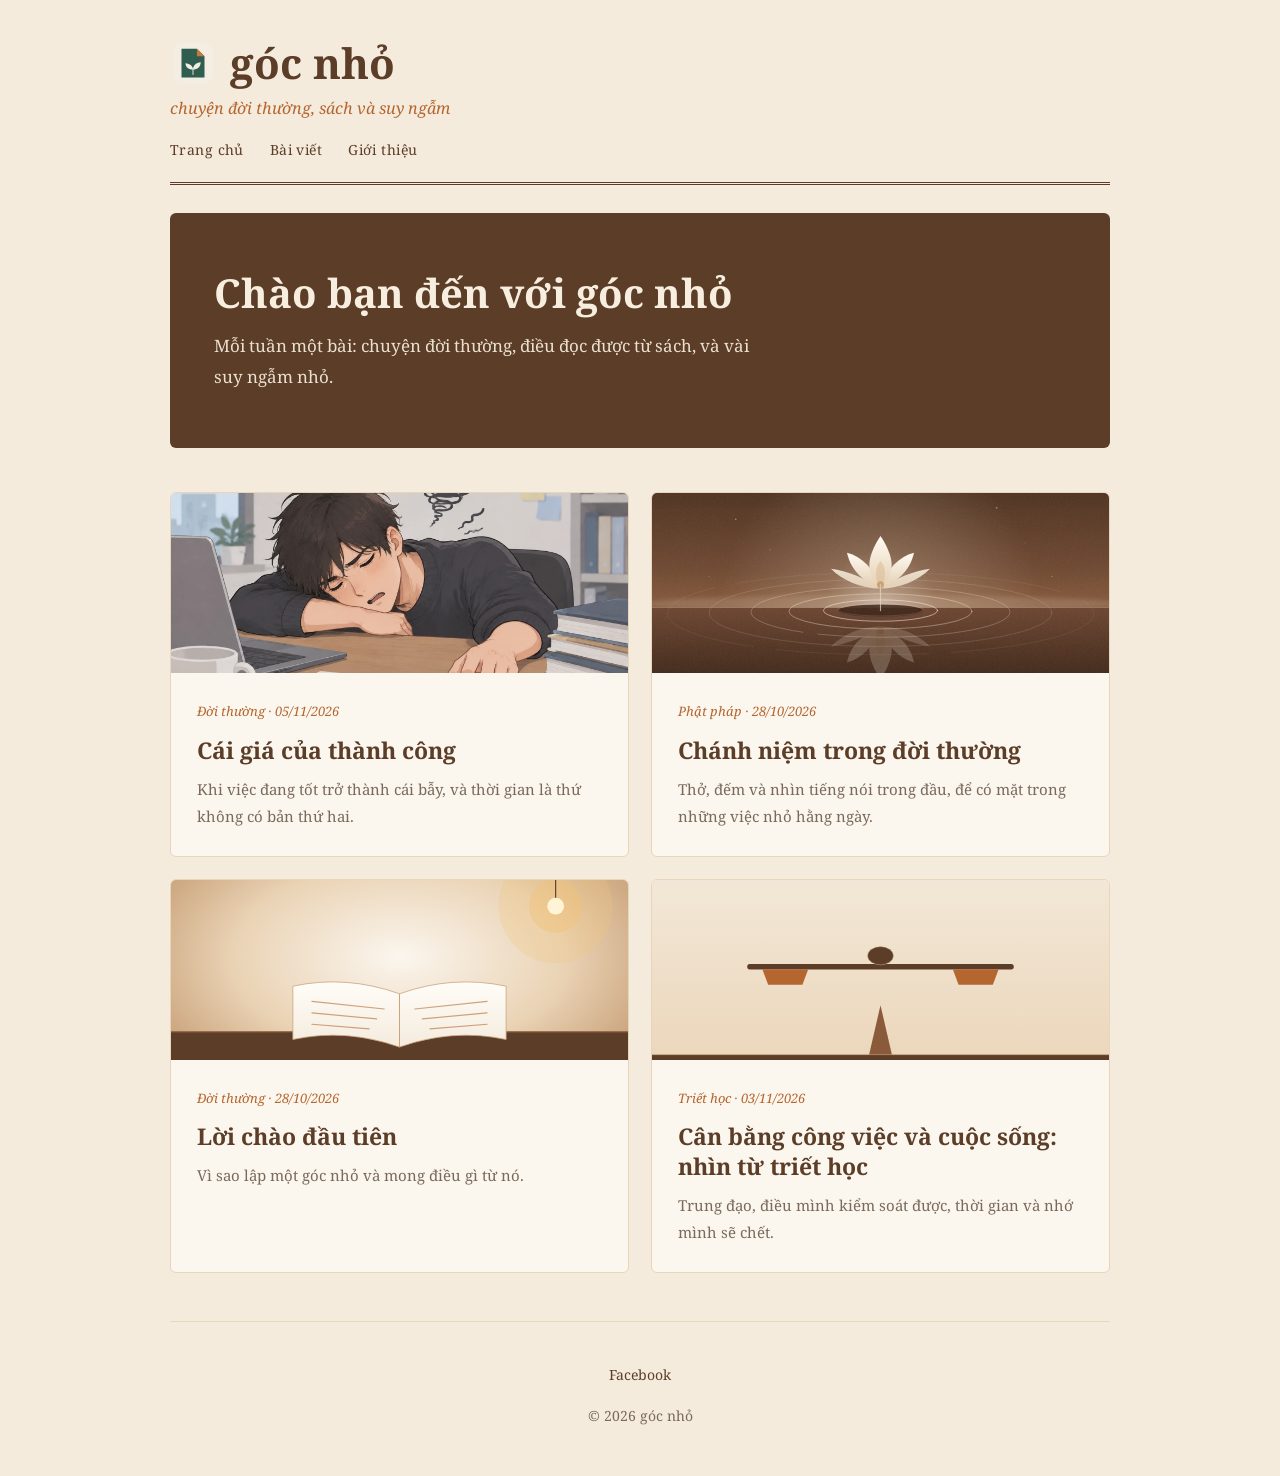
<file: index.html>
<!doctype html>
<html lang="vi">
<head>
<meta charset="utf-8">
<meta name="viewport" content="width=device-width, initial-scale=1">
<meta name="description" content="góc nhỏ: chuyện đời thường, sách và suy ngẫm của Lê Minh Quyền.">
<meta property="og:title" content="góc nhỏ">
<meta property="og:description" content="Chuyện đời thường, sách và suy ngẫm của Lê Minh Quyền.">
<meta property="og:type" content="website">
<meta property="og:image" content="https://gocnho.io.vn/assets/chan-dung.jpg">
<title>góc nhỏ</title>
<link rel="preconnect" href="https://fonts.googleapis.com">
<link rel="preconnect" href="https://fonts.gstatic.com" crossorigin>
<link href="https://fonts.googleapis.com/css2?family=Noto+Serif:ital,wght@0,400;0,700;1,400&display=swap" rel="stylesheet">
<link rel="icon" href="assets/icon.svg" type="image/svg+xml">
<link rel="stylesheet" href="assets/style.css">
</head>
<body>
<div class="khung">
  <header>
    <a class="thuong-hieu" href="index.html">
      <img src="assets/icon.svg" alt="">
      <span class="ten">góc nhỏ</span>
      <span class="phu">chuyện đời thường, sách và suy ngẫm</span>
    </a>
    <nav>
      <a href="index.html">Trang chủ</a>
      <a href="tat-ca-bai.html">Bài viết</a>
      <a href="gioi-thieu.html">Giới thiệu</a>
    </nav>
  </header>

  <main class="trang-chu">
    <section class="hero">
      <div class="hero-chu">
        <h1>Chào bạn đến với góc nhỏ</h1>
        <p>Mỗi tuần một bài: chuyện đời thường, điều đọc được từ sách, và vài suy ngẫm nhỏ.</p>
      </div>
    </section>

    <section class="luoi">
      <a class="the" href="bai-viet/cai-gia-cua-thanh-cong.html">
        <div class="anh" style="background-image:url('assets/anh-bia/cai-gia-cua-thanh-cong.jpg')"></div>
        <div class="noi-dung">
          <span class="nhan">Đời thường · 05/11/2026</span>
          <h2>Cái giá của thành công</h2>
          <p>Khi việc đang tốt trở thành cái bẫy, và thời gian là thứ không có bản thứ hai.</p>
        </div>
      </a>
      <a class="the" href="bai-viet/chanh-niem-trong-doi-thuong.html">
        <div class="anh b"></div>
        <div class="noi-dung">
          <span class="nhan">Phật pháp · 28/10/2026</span>
          <h2>Chánh niệm trong đời thường</h2>
          <p>Thở, đếm và nhìn tiếng nói trong đầu, để có mặt trong những việc nhỏ hằng ngày.</p>
        </div>
      </a>
      <a class="the" href="bai-viet/loi-chao.html">
        <div class="anh a"></div>
        <div class="noi-dung">
          <span class="nhan">Đời thường · 28/10/2026</span>
          <h2>Lời chào đầu tiên</h2>
          <p>Vì sao lập một góc nhỏ và mong điều gì từ nó.</p>
        </div>
      </a>
      <a class="the" href="bai-viet/can-bang-cong-viec-cuoc-song.html">
        <div class="anh c"></div>
        <div class="noi-dung">
          <span class="nhan">Triết học · 03/11/2026</span>
          <h2>Cân bằng công việc và cuộc sống: nhìn từ triết học</h2>
          <p>Trung đạo, điều mình kiểm soát được, thời gian và nhớ mình sẽ chết.</p>
        </div>
      </a>
    </section>
  </main>

  <footer>
    <a href="https://www.facebook.com/share/1CegkEcJA9/" target="_blank" rel="noopener">Facebook</a>
    <p>© 2026 góc nhỏ</p>
  </footer>
</div>
</body>
</html>
</file>
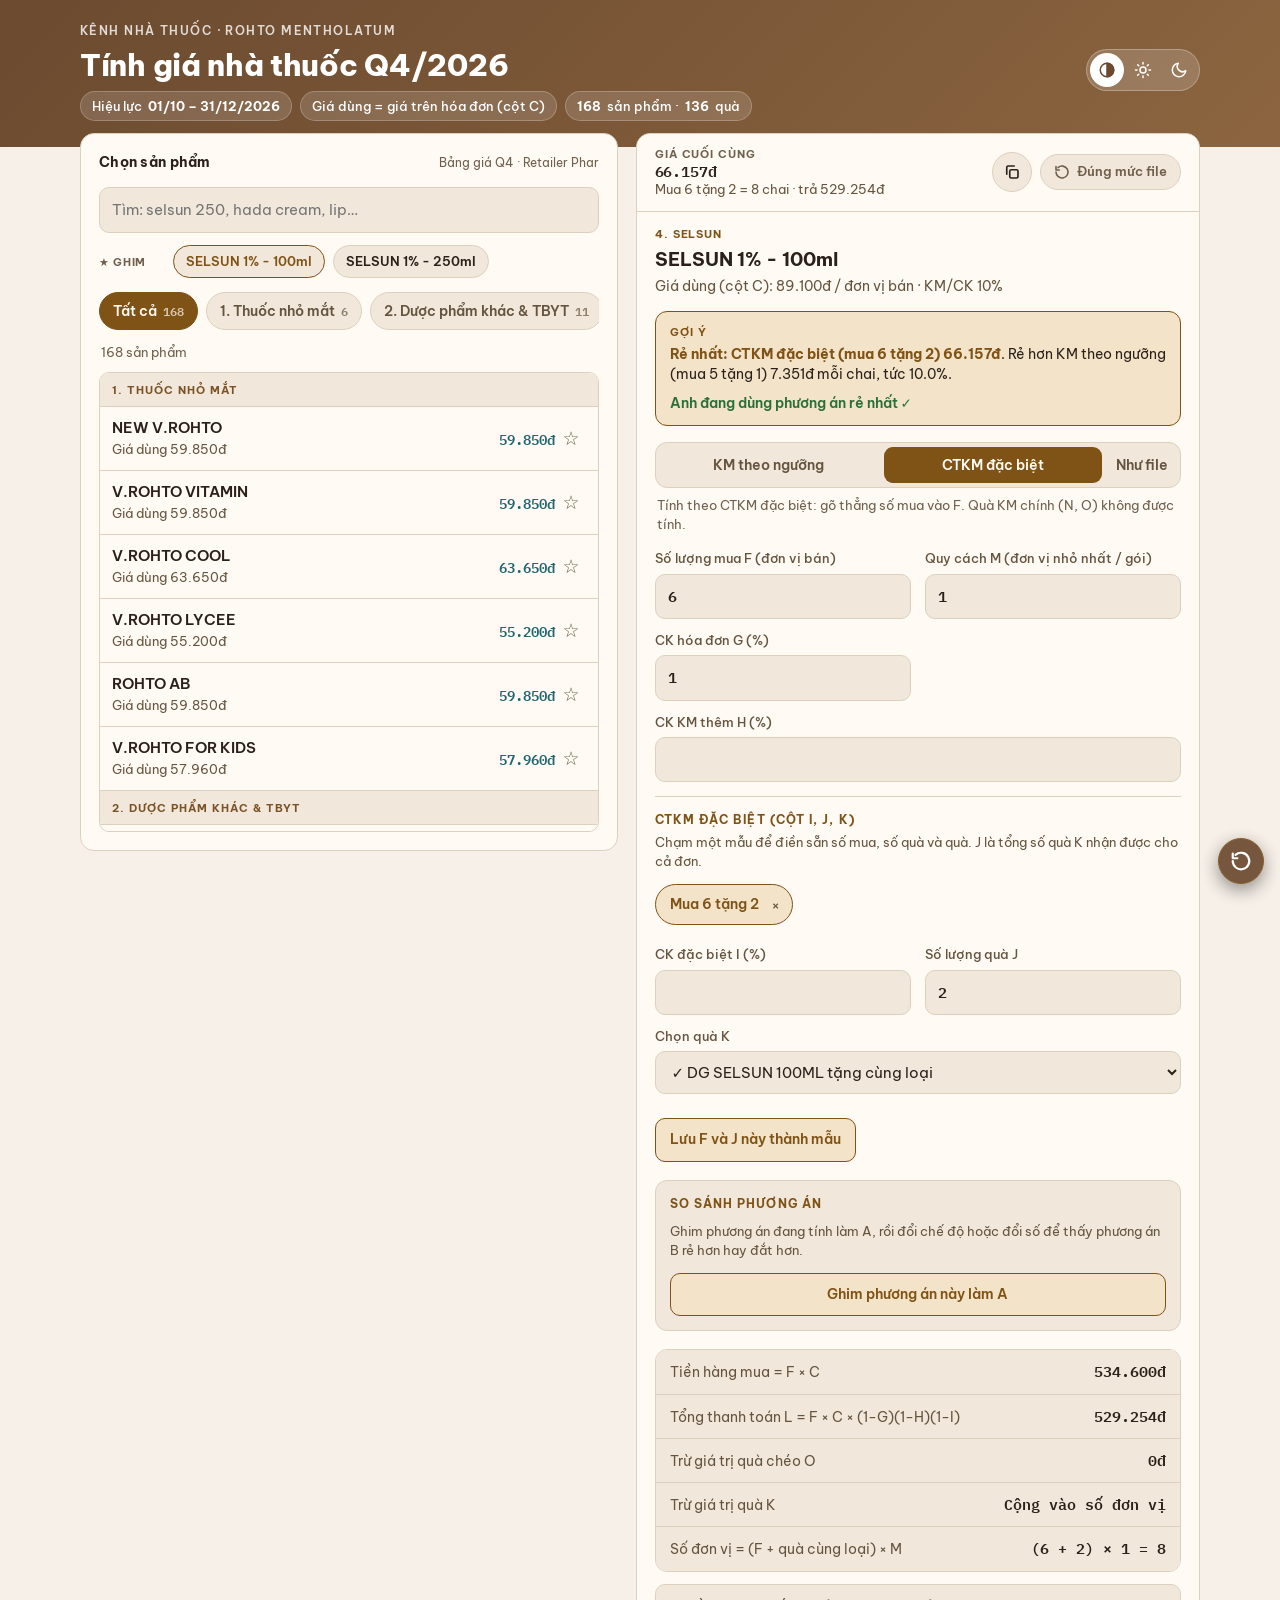
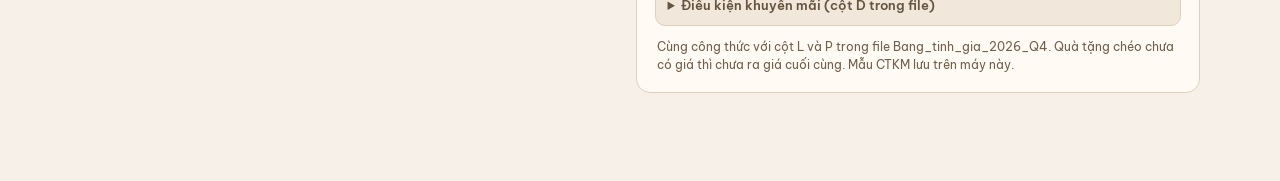
<file: tinh-gia/index.html>
<!doctype html><html lang="vi"><head><meta charset="utf-8"><meta name="viewport" content="width=device-width,initial-scale=1,viewport-fit=cover"><style>:root{color-scheme:light;box-sizing:border-box;padding-top:env(safe-area-inset-top,0px);padding-bottom:env(safe-area-inset-bottom,0px)}body{margin:0;padding:0;font:14px -apple-system,BlinkMacSystemFont,sans-serif;background:#fff;color:#000}img{max-width:100%}[hidden]:not([hidden=until-found i]){display:none!important}</style></head><body><title>Tính giá nhà thuốc Q4/2026</title>
<meta name="claude:viewport-fit-sides" content="cover">
<link rel="stylesheet" href="https://fonts.googleapis.com/css2?family=Be+Vietnam+Pro:wght@400;500;600;700;800&family=IBM+Plex+Mono:wght@500;600&display=swap">
<style>

/* Bảng màu: Cà phê và kem (Tối 4) */
:root{ --bg:#14110e; --surface:#1d1915; --surface-2:#26211c; --fg:#f1ebe2; --muted:#b5a898; --faint:#8a7d6c; --line:#3a322a; --brand:#6b4a2f; --brand-2:#8c6540; --brand-soft:#2e2219; --accent:#e2b57a; --accent-soft:#3a2e1f; --ok:#8fcf9a; --warn:#f2cd8a; --warn-bg:#382c17; --shadow:none; --f-sans:"Be Vietnam Pro","Segoe UI",system-ui,-apple-system,Roboto,Arial,sans-serif; --f-mono:"IBM Plex Mono",ui-monospace,SFMono-Regular,Consolas,monospace; --f-head:"Be Vietnam Pro","Segoe UI",system-ui,-apple-system,Roboto,Arial,sans-serif; color-scheme:dark; }
*{box-sizing:border-box}
html{-webkit-text-size-adjust:100%}
body{margin:0;background:var(--bg);color:var(--fg);font:400 15px/1.55 var(--f-sans);
  padding-left:max(16px,env(safe-area-inset-left,0px));padding-right:max(16px,env(safe-area-inset-right,0px));
  padding-top:0;padding-bottom:40px;font-feature-settings:"tnum" 0}

/* Thanh đầu trang */
.masthead{background:linear-gradient(135deg,var(--brand) 0%,var(--brand-2) 100%);color:#fff;margin:0 calc(-1*max(16px,env(safe-area-inset-left,0px))) 0;
  padding:22px max(16px,env(safe-area-inset-left,0px)) 26px}
.masthead-in{max-width:1120px;margin:0 auto}
.eyebrow{font-size:12px;font-weight:600;letter-spacing:.12em;text-transform:uppercase;opacity:.8;margin:0 0 6px}
h1{font-size:clamp(22px,3.6vw,30px);font-weight:800;letter-spacing:-.01em;margin:0 0 8px;line-height:1.2;text-wrap:balance}
.meta{display:flex;flex-wrap:wrap;gap:8px;margin:0;font-size:13px}
.chip{display:inline-flex;align-items:center;gap:6px;background:rgba(255,255,255,.14);border:1px solid rgba(255,255,255,.22);border-radius:999px;padding:4px 11px;font-weight:500}
.chip b{font-weight:700}

.wrap{display:grid;gap:18px;max-width:1120px;margin:-14px auto 0;padding-top:0}
@media (min-width:880px){.wrap{grid-template-columns:minmax(0,1fr) minmax(0,1.05fr);align-items:start}
  .calc-panel{position:sticky;top:16px}}

.panel{background:var(--surface);border:1px solid var(--line);border-radius:14px;box-shadow:var(--shadow);padding:18px;min-width:0}
.panel-h{display:flex;align-items:baseline;justify-content:space-between;gap:12px;margin:0 0 14px}
.panel-h h2{font-size:14px;font-weight:700;margin:0;letter-spacing:.02em;color:var(--fg)}
.panel-h span{font-size:12px;color:var(--faint)}

.search{display:flex;gap:10px;flex-wrap:wrap;margin-bottom:12px}
input,select{font:inherit;font-size:15px;color:var(--fg);background:var(--surface-2);border:1px solid var(--line);border-radius:10px;padding:10px 12px;min-width:0;transition:border-color .15s,box-shadow .15s}
input:focus,select:focus{outline:none;border-color:var(--brand-2);box-shadow:0 0 0 3px rgba(23,112,127,.22)}
input[type=search]{flex:1 1 200px}
select{flex:1 1 180px}
button:focus-visible{outline:2px solid var(--accent);outline-offset:2px}

.list{max-height:460px;overflow:auto;border:1px solid var(--line);border-radius:10px;background:var(--surface)}
.grp{position:sticky;top:0;z-index:1;font-size:11px;font-weight:700;letter-spacing:.09em;text-transform:uppercase;color:var(--brand-2);padding:9px 12px 7px;background:var(--surface-2);border-bottom:1px solid var(--line)}
.item{display:flex;justify-content:space-between;align-items:center;gap:12px;width:100%;text-align:left;background:none;border:0;border-bottom:1px solid var(--line);padding:11px 12px;color:var(--fg);font:inherit;cursor:pointer;position:relative}
.item:last-child{border-bottom:0}
.item:hover{background:var(--surface-2)}
.item[aria-selected="true"]{background:var(--brand-soft)}
.item[aria-selected="true"]::before{content:"";position:absolute;left:0;top:0;bottom:0;width:3px;background:var(--accent)}
.item .txt{min-width:0}
.item .n{font-weight:600;font-size:14.5px;line-height:1.35}
.item .m{color:var(--muted);font-size:12.5px;margin-top:2px}
.item .p{font-family:var(--f-mono);font-weight:600;font-size:14px;white-space:nowrap;color:var(--brand)}
.empty{padding:28px 12px;color:var(--muted);text-align:center}

/* Kết quả */
.sel-group{font-size:11px;font-weight:700;letter-spacing:.09em;text-transform:uppercase;color:var(--accent)}
.sel-name{font-size:19px;font-weight:700;line-height:1.3;margin:4px 0 4px;text-wrap:balance}
.sel-line{color:var(--muted);font-size:13.5px}
.fields{display:grid;grid-template-columns:1fr 1fr;gap:12px 14px;margin-top:16px}
.fields label{display:block;min-width:0}
.fields input,.fields select{width:100%}
.lbl{display:block;font-size:12.5px;font-weight:500;color:var(--muted);margin-bottom:5px}
.btn{font:inherit;font-weight:600;font-size:14px;color:var(--brand);background:var(--brand-soft);border:1px solid transparent;border-radius:10px;padding:10px 14px;cursor:pointer;margin-top:12px;transition:background .15s}
.btn:hover{background:var(--line)}
.span2{grid-column:1/-1}

.formula{margin:18px 0 0;border:1px solid var(--line);border-radius:12px;overflow:hidden}
.formula-row{display:flex;justify-content:space-between;align-items:baseline;gap:12px;padding:10px 14px;font-size:13.5px;background:var(--surface-2);border-bottom:1px solid var(--line)}
.formula-row:last-child{border-bottom:0}
.formula-row .k{color:var(--muted)}
.formula-row .v{font-family:var(--f-mono);font-weight:600;font-variant-numeric:tabular-nums;text-align:right}

.result{margin-top:14px;background:var(--brand);color:#fff;border-radius:12px;padding:16px 18px}
.result .k{font-size:12px;font-weight:600;letter-spacing:.09em;text-transform:uppercase;opacity:.8}
.result .big{font-family:var(--f-mono);font-size:clamp(26px,5vw,34px);font-weight:700;margin-top:4px;font-variant-numeric:tabular-nums;letter-spacing:-.02em}
.result .unit{font-size:14px;font-weight:500;opacity:.85;margin-left:6px;font-family:var(--f-sans)}

.note{background:var(--warn-bg);color:var(--warn);border-radius:10px;padding:10px 12px;font-size:13px;margin-top:12px;line-height:1.5}
.foot{color:var(--faint);font-size:12px;margin:12px 2px 0;line-height:1.5}
.dim{color:var(--muted)}
[hidden]{display:none!important}
#e,#pq,#amt{font-family:var(--f-mono);font-weight:700;font-variant-numeric:tabular-nums}
/* Số và tiền: cùng font, cỡ và màu */
input[type=number],input[type=text],#amt,#r-buy,#r-l,#r-gift,#r-units,#r-p,.formula-row .v,.big{font-family:var(--f-mono)!important;font-size:15px!important;font-weight:600!important;color:var(--fg)!important;font-variant-numeric:tabular-nums}
.result .big,.result .k{color:#fff!important}
/* Giá cuối cùng: cỡ lớn, màu trắng trên nền thẻ */
.result .big, .result .big #r-p{font-size:clamp(26px,5vw,34px)!important;font-weight:700!important;color:#fff!important;letter-spacing:-.01em}
/* Dòng mô tả sản phẩm: chữ thường, không dùng font số để khoảng cách đều */
.sel-line{font-family:var(--f-sans);font-size:14px;font-weight:400;color:var(--muted);line-height:1.5}

/* ===== Bổ sung cho bản làm việc kiểu app ===== */
body{padding-bottom:88px}
body::before{content:"";position:fixed;inset:0 0 auto;height:env(safe-area-inset-top,0px);z-index:10;background:var(--bg)}
.sec{margin:6px 0 0;padding-top:14px;border-top:1px solid var(--line);font-size:12px;font-weight:700;letter-spacing:.09em;text-transform:uppercase;color:var(--accent)}
.sec small{display:block;margin-top:3px;font-size:12.5px;font-weight:400;letter-spacing:0;text-transform:none;color:var(--muted)}
.sub{margin-top:14px}
.sub .fields{margin-top:12px}
.promo{margin-top:12px;border:1px solid var(--line);border-radius:10px;background:var(--surface-2)}
.promo summary{cursor:pointer;padding:10px 12px;font-size:13px;font-weight:600;color:var(--muted)}
.promo pre{margin:0;padding:0 12px 12px;white-space:pre-wrap;font:400 13px/1.55 var(--f-sans);color:var(--fg)}
.hint{grid-column:1/-1;margin:-4px 0 0;font-size:12.5px;color:var(--faint);line-height:1.5}
select{text-overflow:ellipsis}
.note.bad{background:var(--bad-bg);color:var(--bad)}

/* Thanh giá cuối cùng ghim trên cùng */
.calc-bar{position:sticky;top:env(safe-area-inset-top,0px);z-index:5;display:flex;align-items:center;justify-content:space-between;gap:12px;background:var(--surface);margin:-18px -18px 14px;padding:12px 18px;border-bottom:1px solid var(--line);border-radius:14px 14px 0 0}
.bar-main{min-width:0;display:flex;flex-direction:column;gap:1px}
.bar-k{font-size:11px;font-weight:700;letter-spacing:.09em;text-transform:uppercase;color:var(--faint)}
.bar-p{font-family:var(--f-mono);font-size:clamp(26px,6vw,32px);font-weight:700;line-height:1.1;color:var(--accent);font-variant-numeric:tabular-nums;letter-spacing:-.01em}
.bar-why{font-size:12.5px;line-height:1.4;color:var(--muted);text-wrap:balance}
.bar-why.bad{color:var(--bad)}
.reset{flex:none;display:inline-flex;align-items:center;gap:7px;font:inherit;font-weight:600;font-size:13px;line-height:1.2;border-radius:999px;padding:9px 13px;border:1px solid var(--line);background:var(--surface-2);color:var(--faint);cursor:default}
.reset svg{flex:none}
.reset:not(:disabled){background:var(--accent);border-color:var(--accent);color:var(--on-accent);cursor:pointer}
.reset:not(:disabled):hover{filter:brightness(1.06)}
.rcount{min-width:20px;height:20px;padding:0 6px;border-radius:999px;background:var(--on-accent);color:var(--accent);font:600 12px/20px var(--f-mono);text-align:center}
@media (max-width:420px){.reset span#reset-t{display:none}.reset{padding:10px 12px}}

/* Chế độ nhập */
.seg{display:grid;grid-template-columns:1fr 1fr auto;gap:6px;margin-top:16px;padding:4px;background:var(--surface-2);border:1px solid var(--line);border-radius:12px}
.seg button{font:inherit;font-weight:600;font-size:13.5px;line-height:1.2;padding:10px 8px;border:0;border-radius:9px;background:transparent;color:var(--muted);cursor:pointer;min-width:0}
.seg button[aria-pressed="true"]{background:var(--accent);color:var(--on-accent)}
.seg button:not([aria-pressed="true"]):hover{background:var(--line)}
#mode-hint{margin:8px 2px 0;font-size:12.5px;color:var(--faint);line-height:1.5}

/* Mẫu CTKM đặc biệt */
.chips{display:flex;flex-wrap:wrap;gap:8px}
.chipw{display:inline-flex;align-items:stretch;border:1px solid var(--line);border-radius:999px;background:var(--surface-2);overflow:hidden}
.chipw.on{border-color:var(--accent);background:var(--accent-soft)}
.pchip{font:inherit;font-weight:600;font-size:14px;padding:9px 6px 9px 14px;border:0;background:none;color:var(--fg);cursor:pointer}
.chipw.on .pchip{color:var(--accent)}
.px{font:inherit;font-size:16px;line-height:1;padding:0 12px 0 6px;border:0;background:none;color:var(--faint);cursor:pointer}
.px:hover{color:var(--bad)}
.hint2{margin:8px 0 0;font-size:12.5px;line-height:1.5;color:var(--faint)}
.hint2.bad{color:var(--bad)}
.hint2.ok{color:var(--ok)}

/* So sánh phương án */
.cmp{margin-top:18px;border:1px solid var(--line);border-radius:12px;background:var(--surface-2);padding:14px}
.cmp-h{display:flex;align-items:center;justify-content:space-between;gap:10px}
.cmp-h h3{margin:0;font-size:12px;font-weight:700;letter-spacing:.09em;text-transform:uppercase;color:var(--accent)}
.linkbtn{font:inherit;font-size:13px;font-weight:600;background:none;border:0;color:var(--muted);cursor:pointer;text-decoration:underline;padding:4px}
.cmp-row{display:grid;grid-template-columns:auto minmax(0,1fr) auto;gap:4px 12px;align-items:baseline;padding:10px 0;border-bottom:1px solid var(--line)}
.cmp-row:last-of-type{border-bottom:0}
.cmp-tag{font:700 12px/1 var(--f-mono);padding:5px 8px;border-radius:6px;background:var(--surface);color:var(--accent)}
.cmp-d{min-width:0;font-size:13px;line-height:1.45;color:var(--muted)}
.cmp-d b{display:block;color:var(--fg);font-weight:600}
.cmp-p{font:700 16px/1.2 var(--f-mono);font-variant-numeric:tabular-nums;color:var(--fg);white-space:nowrap}
.cmp-diff{margin-top:6px;font-size:13.5px;font-weight:600;line-height:1.5;color:var(--fg)}
.cmp-diff.good{color:var(--ok)}
.cmp-diff.bad{color:var(--warn)}
#cmp-empty{margin:8px 0 0;font-size:13px;line-height:1.5;color:var(--muted)}
.cmp .btn{margin-top:12px;width:100%}
.cmp .btn:disabled{opacity:.5;cursor:default}

/* Nút nổi: đưa cả trang về lúc vừa mở */
.restart{position:fixed;z-index:20;right:max(16px,env(safe-area-inset-right,0px));bottom:calc(16px + env(safe-area-inset-bottom,0px));display:inline-flex;align-items:center;gap:8px;font:inherit;font-weight:700;font-size:14px;line-height:1;padding:13px 18px;border-radius:999px;border:1px solid var(--accent);background:var(--brand);color:#fff;cursor:pointer;box-shadow:0 6px 18px rgba(0,0,0,.45)}
.restart:hover{background:var(--brand-2)}
.restart svg{flex:none}
/* Nút phụ đọc rõ trên nền tối */
.btn{color:var(--accent);background:var(--accent-soft);border:1px solid var(--accent)}
.btn:hover{background:var(--line)}
@media (max-width:480px){
  .formula-row{flex-direction:column;align-items:flex-start;gap:4px}
  .formula-row .v{text-align:left}
  .restart{font-size:13px;padding:11px 15px}
}
/* Chọn sản phẩm: chip nhóm, ghim, gần đây, thu gọn trên điện thoại */
.chips-row{display:flex;gap:8px;overflow-x:auto;padding:2px 0 10px;scroll-snap-type:x proximity;-webkit-overflow-scrolling:touch}
.gchip{flex:none;scroll-snap-align:start;font:inherit;font-weight:600;font-size:13.5px;line-height:1.2;padding:8px 13px;border-radius:999px;border:1px solid var(--line);background:var(--surface-2);color:var(--muted);cursor:pointer;white-space:nowrap}
.gchip small{margin-left:6px;font:600 11.5px var(--f-mono);opacity:.7}
.gchip[aria-pressed="true"]{background:var(--accent);border-color:var(--accent);color:var(--on-accent)}
.resline{display:flex;justify-content:space-between;align-items:center;gap:8px;min-height:24px;margin:0 2px 8px;font-size:12.5px;color:var(--faint)}
.quick{display:flex;flex-direction:column;gap:8px;margin:0 0 10px}
.quick:empty{display:none}
.qrow{display:flex;align-items:center;gap:10px;min-width:0}
.qlab{flex:none;width:64px;font-size:11px;font-weight:700;letter-spacing:.06em;text-transform:uppercase;color:var(--faint)}
.qchips{display:flex;gap:8px;overflow-x:auto;min-width:0;padding-bottom:2px}
.qchip{flex:none;max-width:220px;overflow:hidden;text-overflow:ellipsis;white-space:nowrap;font:inherit;font-weight:600;font-size:13px;line-height:1.2;padding:8px 12px;border-radius:999px;border:1px solid var(--line);background:var(--surface-2);color:var(--fg);cursor:pointer}
.qchip[aria-current="true"]{border-color:var(--accent);color:var(--accent)}
.item .rgt{display:flex;align-items:center;gap:2px;flex:none}
.star{flex:none;background:none;border:0;font:inherit;font-size:19px;line-height:1;padding:8px 6px;color:var(--faint);cursor:pointer}
.star[aria-pressed="true"]{color:var(--accent)}
.item.kb{outline:2px solid var(--accent);outline-offset:-2px}
/* Nút nổi chỉ còn biểu tượng để không che nội dung */
.restart{width:46px;height:46px;padding:0;justify-content:center;gap:0;border-radius:50%;opacity:.92}
.restart svg{width:22px;height:22px}
.chips-row,.qchips{scrollbar-width:none}
.chips-row::-webkit-scrollbar,.qchips::-webkit-scrollbar{display:none}
mark.hl{background:var(--accent-soft);color:var(--accent);border-radius:3px;padding:0 1px}
.pickbar{display:flex;align-items:center;justify-content:space-between;gap:12px;margin-top:12px;padding:10px 12px;border:1px solid var(--accent);border-radius:12px;background:var(--accent-soft)}
.pk-t{min-width:0;display:flex;flex-direction:column;gap:2px}
.pk-k{font-size:11px;font-weight:700;letter-spacing:.09em;text-transform:uppercase;color:var(--faint)}
#pk-name{overflow:hidden;text-overflow:ellipsis;white-space:nowrap;font-size:15px}
.pickbar .btn{margin-top:0;flex:none}
#list-panel.collapsed #pick-body{display:none}
input.chg,select.chg{border-color:var(--accent);box-shadow:0 0 0 2px var(--accent-soft)}
label.chg-l>.lbl{color:var(--accent)}

/* ===== Màu: tối là mặc định, sáng theo điện thoại hoặc theo lựa chọn của người xem ===== */
:root{--price:#7fd0dc;--label:#c9a06d;--on-accent:#2a1d0e;--bad:#f3b4a8;--bad-bg:#3b1f1b;--faint:#9a8d7b}
@media (prefers-color-scheme: light){
  :root:not([data-theme="dark"]){
    --bg:#f6f0e8;--surface:#fffaf3;--surface-2:#f1e8db;--fg:#2b211a;--muted:#65543f;--faint:#6f5f4c;--line:#ddd0bf;
    --brand:#6b4a2f;--brand-2:#8c6540;--brand-soft:#f0e2d0;--accent:#7f5216;--accent-soft:#f3e3c8;--ok:#2a6e38;--warn:#7a4f00;--warn-bg:#fbefd0;
    --price:#1f6670;--label:#7a5226;--on-accent:#fffaf3;--bad:#9a2f1f;--bad-bg:#fbe3dd;color-scheme:light}
}
:root[data-theme="light"]{
  --bg:#f6f0e8;--surface:#fffaf3;--surface-2:#f1e8db;--fg:#2b211a;--muted:#65543f;--faint:#6f5f4c;--line:#ddd0bf;
  --brand:#6b4a2f;--brand-2:#8c6540;--brand-soft:#f0e2d0;--accent:#7f5216;--accent-soft:#f3e3c8;--ok:#2a6e38;--warn:#7a4f00;--warn-bg:#fbefd0;
  --price:#1f6670;--label:#7a5226;--on-accent:#fffaf3;--bad:#9a2f1f;--bad-bg:#fbe3dd;color-scheme:light}
.item .p{color:var(--price)}
.grp{color:var(--label)}

/* Nút chọn chế độ màu ở đầu trang */
.mh-row{display:flex;align-items:flex-start;justify-content:space-between;gap:12px}
.mh-row h1{min-width:0}
.theme-seg{flex:none;display:inline-flex;gap:2px;padding:3px;margin-top:2px;border-radius:999px;background:rgba(255,255,255,.16);border:1px solid rgba(255,255,255,.28)}
.theme-seg button{width:34px;height:34px;display:inline-flex;align-items:center;justify-content:center;border:0;border-radius:999px;background:none;color:#fff;cursor:pointer}
.theme-seg button svg{width:18px;height:18px}
.theme-seg button[aria-pressed="true"]{background:#fff;color:var(--brand)}
.theme-seg button:not([aria-pressed="true"]):hover{background:rgba(255,255,255,.2)}

/* Lời nhắc, gợi ý rẻ nhất, sao chép */
.note.tip{background:var(--accent-soft);color:var(--accent)}
#info:empty{display:none}
.best{margin-top:14px;padding:12px 14px;border:1px solid var(--accent);border-radius:12px;background:var(--accent-soft);color:var(--fg);font-size:13.5px;line-height:1.5}
.best-k{font-size:11px;font-weight:700;letter-spacing:.09em;text-transform:uppercase;color:var(--accent);margin-bottom:4px}
.best b{color:var(--accent)}
.best .btn{margin-top:10px;width:100%}
.best-ok{margin-top:8px;font-weight:600;color:var(--ok)}
.bar-btns{flex:none;display:flex;align-items:center;gap:8px}
.iconbtn{flex:none;display:inline-flex;align-items:center;justify-content:center;width:40px;height:40px;border-radius:999px;border:1px solid var(--line);background:var(--surface-2);color:var(--fg);cursor:pointer}
.iconbtn:disabled{color:var(--faint);cursor:default}
.iconbtn:not(:disabled):hover{border-color:var(--accent);color:var(--accent)}
.toast{position:fixed;z-index:30;left:50%;transform:translateX(-50%);bottom:calc(76px + env(safe-area-inset-bottom,0px));max-width:calc(100vw - 32px);padding:10px 16px;border-radius:999px;border:1px solid var(--accent);background:var(--surface-2);color:var(--fg);font-size:13.5px;font-weight:600;box-shadow:0 6px 18px rgba(0,0,0,.35)}
.copywrap{margin-top:12px;padding:12px;border:1px solid var(--line);border-radius:12px;background:var(--surface-2)}
.copywrap p{margin:0 0 8px;font-size:13px;color:var(--muted);line-height:1.5}
.copywrap textarea{width:100%;font:inherit;font-size:14px;color:var(--fg);background:var(--surface);border:1px solid var(--line);border-radius:10px;padding:10px;resize:none}
</style>

<header class="masthead">
  <div class="masthead-in">
    <p class="eyebrow">Kênh nhà thuốc · Rohto Mentholatum</p>
    <div class="mh-row">
      <h1>Tính giá nhà thuốc Q4/2026</h1>
      <div class="theme-seg" id="theme-seg" role="group" aria-label="Chế độ màu">
        <button type="button" data-t="auto" aria-pressed="true" title="Tự động theo thiết bị" aria-label="Màu tự động theo thiết bị"><svg viewBox="0 0 24 24" fill="none" stroke="currentColor" stroke-width="2" stroke-linecap="round" stroke-linejoin="round" aria-hidden="true"><circle cx="12" cy="12" r="9"/><path d="M12 3a9 9 0 0 1 0 18z" fill="currentColor"/></svg></button>
        <button type="button" data-t="light" aria-pressed="false" title="Sáng" aria-label="Chế độ sáng"><svg viewBox="0 0 24 24" fill="none" stroke="currentColor" stroke-width="2" stroke-linecap="round" stroke-linejoin="round" aria-hidden="true"><circle cx="12" cy="12" r="4"/><path d="M12 2v2M12 20v2M4.9 4.9l1.4 1.4M17.7 17.7l1.4 1.4M2 12h2M20 12h2M4.9 19.1l1.4-1.4M17.7 6.3l1.4-1.4"/></svg></button>
        <button type="button" data-t="dark" aria-pressed="false" title="Tối" aria-label="Chế độ tối"><svg viewBox="0 0 24 24" fill="none" stroke="currentColor" stroke-width="2" stroke-linecap="round" stroke-linejoin="round" aria-hidden="true"><path d="M21 12.8A9 9 0 1 1 11.2 3a7 7 0 0 0 9.8 9.8z"/></svg></button>
      </div>
    </div>
    <div class="meta">
      <span class="chip">Hiệu lực <b>01/10 – 31/12/2026</b></span>
      <span class="chip">Giá dùng = giá trên hóa đơn (cột C)</span>
      <span class="chip"><b id="cnt">0</b> sản phẩm · <b id="gcnt">0</b> quà</span>
    </div>
  </div>
</header>

<div class="wrap">
  <section class="panel" id="list-panel" aria-labelledby="h-list">
    <div class="panel-h"><h2 id="h-list">Chọn sản phẩm</h2><span>Bảng giá Q4 · Retailer Phar</span></div>
    <div class="pickbar" id="pickbar" hidden>
      <div class="pk-t"><span class="pk-k">Đang tính</span><b id="pk-name"></b></div>
      <button type="button" id="pk-change" class="btn">Đổi</button>
    </div>
    <div id="pick-body">
      <div class="search">
        <input type="search" id="q" name="tim-san-pham-gia-nha-thuoc" autocomplete="off" autocorrect="off" autocapitalize="off" spellcheck="false" enterkeyhint="search" placeholder="Tìm: selsun 250, hada cream, lip…" aria-label="Tìm tên sản phẩm">
      </div>
      <div class="quick" id="quick"></div>
      <div class="chips-row" id="gchips" role="group" aria-label="Lọc theo nhóm"></div>
      <div class="resline"><span id="resline"></span><button type="button" id="clearf" class="linkbtn" hidden>Xóa lọc</button></div>
      <div class="list" id="list" role="listbox" aria-label="Danh sách sản phẩm"></div>
    </div>
  </section>

  <section class="panel calc-panel" id="calc-panel" aria-label="Tính giá cuối cùng">
    <div class="calc-bar">
      <div class="bar-main" aria-live="polite">
        <span class="bar-k">Giá cuối cùng</span>
        <span class="bar-p" id="r-p">—</span>
        <span class="bar-why" id="why">Chọn một sản phẩm để tính.</span>
      </div>
      <div class="bar-btns">
      <button type="button" id="copy" class="iconbtn" disabled title="Sao chép kết quả" aria-label="Sao chép kết quả để gửi Zalo">
        <svg width="18" height="18" viewBox="0 0 24 24" fill="none" stroke="currentColor" stroke-width="2.2" stroke-linecap="round" stroke-linejoin="round" aria-hidden="true"><rect x="9" y="9" width="11" height="11" rx="2"/><path d="M5 15V6a2 2 0 0 1 2-2h8"/></svg>
      </button>
      <button type="button" id="reset" class="reset" disabled>
        <svg width="16" height="16" viewBox="0 0 24 24" fill="none" stroke="currentColor" stroke-width="2.4" stroke-linecap="round" stroke-linejoin="round" aria-hidden="true"><path d="M3 12a9 9 0 1 0 3-6.7"/><path d="M3 4v5h5"/></svg>
        <span id="reset-t" aria-live="polite">Đúng mức file</span>
        <span id="rcount" class="rcount" hidden></span>
      </button>
      </div>
    </div>

    <div id="empty" class="empty">Chọn một sản phẩm bên trái để bắt đầu tính.</div>
    <div id="calc" hidden>
      <div class="sel-group" id="sel-group"></div>
      <div class="sel-name" id="sel-name"></div>
      <div class="sel-line" id="sel-price-line"></div>
      <div class="best" id="best" hidden>
        <div class="best-k">Gợi ý</div>
        <div id="best-t"></div>
        <button type="button" id="best-apply" class="btn" hidden>Dùng phương án này</button>
        <div id="best-ok" class="best-ok" hidden>Anh đang dùng phương án rẻ nhất ✓</div>
      </div>

      <div class="seg" id="seg" role="group" aria-label="Chế độ nhập">
        <button type="button" data-m="thr" aria-pressed="false">KM theo ngưỡng</button>
        <button type="button" data-m="special" aria-pressed="false">CTKM đặc biệt</button>
        <button type="button" data-m="file" aria-pressed="false">Như file</button>
      </div>
      <p id="mode-hint"></p>

      <div class="fields">
        <label><span class="lbl">Số lượng mua F (đơn vị bán)</span>
          <input type="number" id="f" min="0" step="1" inputmode="numeric"></label>
        <label id="eWrap"><span class="lbl">Ngưỡng đơn hàng E (đ), tùy chọn</span>
          <input type="text" inputmode="numeric" id="e" placeholder="gõ ngưỡng thì F tự tính"></label>
        <label><span class="lbl">Quy cách M (đơn vị nhỏ nhất / gói)</span>
          <input type="number" id="m" min="1" step="1" inputmode="numeric"></label>
        <label><span class="lbl">CK hóa đơn G (%)</span>
          <input type="number" id="g" step="0.5" readonly></label>
        <label class="span2"><span class="lbl">CK KM thêm H (%)</span>
          <input type="number" id="h" min="0" max="100" step="0.5" inputmode="decimal"></label>
      </div>

      <div class="sub" id="secSp">
        <div class="sec">CTKM đặc biệt (cột I, J, K)<small>Chạm một mẫu để điền sẵn số mua, số quà và quà. J là tổng số quà K nhận được cho cả đơn.</small></div>
        <div class="fields">
          <div class="span2"><div class="chips" id="presets"></div><p class="hint2" id="preset-hint"></p></div>
          <label><span class="lbl">CK đặc biệt I (%)</span>
            <input type="number" id="i" min="0" max="100" step="0.5" inputmode="decimal"></label>
          <label><span class="lbl">Số lượng quà J</span>
            <input type="number" id="j" min="0" step="1" inputmode="numeric"></label>
          <label class="span2"><span class="lbl">Chọn quà K</span>
            <select id="k"></select></label>
          <label class="span2" id="pkWrap" hidden><span class="lbl">Giá quà K (đ / đơn vị), để trống nếu chưa có</span>
            <input type="text" inputmode="numeric" id="pk" placeholder="chưa có giá thì để trống"></label>
          <div class="span2"><button type="button" id="savepreset" class="btn">Lưu F và J này thành mẫu</button></div>
        </div>
      </div>

      <div class="sub" id="secMain">
        <div class="sec">Quà theo KM chính (cột N, O)<small>Dùng khi tính theo ngưỡng đơn hàng.</small></div>
        <div class="fields">
          <label><span class="lbl">Số lượng quà N</span>
            <input type="number" id="n" min="0" step="1" inputmode="numeric"></label>
          <div class="span2"><label style="display:block"><span class="lbl">Chọn quà tặng O</span>
            <select id="o"></select></label></div>
          <label class="span2" id="poWrap" hidden><span class="lbl">Giá quà tặng chéo O (đ / đơn vị), để trống nếu chưa có</span>
            <input type="text" inputmode="numeric" id="po" placeholder="chưa có giá thì để trống"></label>
        </div>
      </div>

      <div class="cmp" id="cmp">
        <div class="cmp-h"><h3>So sánh phương án</h3><button type="button" id="unpin" class="linkbtn" hidden>Bỏ ghim</button></div>
        <p id="cmp-empty">Ghim phương án đang tính làm A, rồi đổi chế độ hoặc đổi số để thấy phương án B rẻ hơn hay đắt hơn.</p>
        <div id="cmp-body" hidden>
          <div class="cmp-row"><span class="cmp-tag">A</span><span class="cmp-d" id="cA-d"></span><span class="cmp-p" id="cA-p"></span></div>
          <div class="cmp-row"><span class="cmp-tag">B</span><span class="cmp-d" id="cB-d"></span><span class="cmp-p" id="cB-p"></span></div>
          <div class="cmp-diff" id="cmp-diff"></div>
        </div>
        <button type="button" id="pin" class="btn">Ghim phương án này làm A</button>
      </div>

      <div class="formula">
        <div class="formula-row"><span class="k">Tiền hàng mua = F × C</span><span class="v" id="r-buy"></span></div>
        <div class="formula-row"><span class="k">Tổng thanh toán L = F × C × (1−G)(1−H)(1−I)</span><span class="v" id="r-l"></span></div>
        <div class="formula-row"><span class="k">Trừ giá trị quà chéo O</span><span class="v" id="r-gift"></span></div>
        <div class="formula-row"><span class="k">Trừ giá trị quà K</span><span class="v" id="r-gk"></span></div>
        <div class="formula-row"><span class="k">Số đơn vị = (F + quà cùng loại) × M</span><span class="v" id="r-units"></span></div>
      </div>

      <div id="info"></div>
      <div class="note" id="warn" hidden></div>
      <div class="copywrap" id="copywrap" hidden>
        <p>Trình duyệt chưa cho sao chép tự động. Chạm giữ đoạn chữ dưới đây và chọn Sao chép.</p>
        <textarea id="copybox" readonly rows="3" aria-label="Kết quả để sao chép"></textarea>
        <button type="button" id="copyclose" class="linkbtn">Đóng</button>
      </div>
      <details class="promo" id="promo" hidden><summary>Điều kiện khuyến mãi (cột D trong file)</summary><pre id="promo-t"></pre></details>
      <p class="foot">Cùng công thức với cột L và P trong file Bang_tinh_gia_2026_Q4. Quà tặng chéo chưa có giá thì chưa ra giá cuối cùng. Mẫu CTKM lưu trên máy này.</p>
    </div>
  </section>
</div>

<div class="toast" id="toast" role="status" aria-live="polite" hidden></div>

<button type="button" id="restart" class="restart" title="Làm lại từ đầu" aria-label="Làm lại từ đầu: xóa tìm kiếm, bỏ lọc, bỏ ghim, đưa mọi ô về mức trong file và lên đầu trang">
  <svg width="18" height="18" viewBox="0 0 24 24" fill="none" stroke="currentColor" stroke-width="2.4" stroke-linecap="round" stroke-linejoin="round" aria-hidden="true"><path d="M3 12a9 9 0 1 0 3-6.7"/><path d="M3 4v5h5"/></svg>
</button>

<script>
/* Chế độ màu: Tự động (theo thiết bị), Sáng, Tối. Nhớ lựa chọn trên máy này. */
(function(){
  const root = document.documentElement, host = root.getAttribute('data-theme');
  let mode = 'auto';
  try { mode = localStorage.getItem('tg-theme-v1') || 'auto'; } catch (e) {}
  const apply = m => {
    if (m !== 'light' && m !== 'dark') m = 'auto';
    if (m === 'auto') { if (host) root.setAttribute('data-theme', host); else root.removeAttribute('data-theme'); }
    else root.setAttribute('data-theme', m);
    document.querySelectorAll('#theme-seg button').forEach(b => b.setAttribute('aria-pressed', String(b.dataset.t === m)));
    try { localStorage.setItem('tg-theme-v1', m); } catch (e) {}
  };
  document.querySelectorAll('#theme-seg button').forEach(b => b.addEventListener('click', () => apply(b.dataset.t)));
  apply(mode);
})();

const DATA = [{"w":6,"g":"1. Thuốc nhỏ mắt","t":"NEW V.ROHTO","b":"NEW V.ROHTO","q":"—","km":"5%","c":59850,"d":"* Mua mỗi 585.000vnđ New V.Rohto ==> tặng 1 New V.Rohto hoặc 1 Remos IB * Mua mỗi 585.000vnđ các sản phẩm Thuốc nhỏ mắt bất kỳ ==> tặng 1 New V.Rohto hoặc 1 V.Rohto Vitamin hoặc 1 Remos IB","e":585000,"f":10,"gp":0.01,"h":0,"i":0,"j":0,"m":1,"n":1,"k":null,"o":"✓ NEW V.ROHTO tặng cùng loại","u":"chai"},{"w":7,"g":"1. Thuốc nhỏ mắt","t":"V.ROHTO VITAMIN","b":"V.ROHTO VITAMIN","q":"—","km":"5%","c":59850,"d":"* Mua mỗi 585.000vnđ New V.Rohto ==> tặng 1 New V.Rohto hoặc 1 Remos IB * Mua mỗi 585.000vnđ các sản phẩm Thuốc nhỏ mắt bất kỳ ==> tặng 1 New V.Rohto hoặc 1 V.Rohto Vitamin hoặc 1 Remos IB","e":585000,"f":10,"gp":0.01,"h":0,"i":0,"j":0,"m":1,"n":1,"k":null,"o":"✓ V.ROHTO VITAMIN tặng cùng loại","u":"chai"},{"w":8,"g":"1. Thuốc nhỏ mắt","t":"V.ROHTO COOL","b":"V.ROHTO COOL","q":"—","km":"5%","c":63650,"d":"* Mua mỗi 585.000vnđ New V.Rohto ==> tặng 1 New V.Rohto hoặc 1 Remos IB * Mua mỗi 585.000vnđ các sản phẩm Thuốc nhỏ mắt bất kỳ ==> tặng 1 New V.Rohto hoặc 1 V.Rohto Vitamin hoặc 1 Remos IB","e":585000,"f":10,"gp":0.01,"h":0,"i":0,"j":0,"m":1,"n":1,"k":null,"o":"⇄ V.ROHTO VITAMIN (giá tặng chéo)","u":"chai"},{"w":9,"g":"1. Thuốc nhỏ mắt","t":"V.ROHTO LYCEE","b":"V.ROHTO LYCEE","q":"—","km":"8%","c":55200,"d":"* Mua mỗi 585.000vnđ New V.Rohto ==> tặng 1 New V.Rohto hoặc 1 Remos IB * Mua mỗi 585.000vnđ các sản phẩm Thuốc nhỏ mắt bất kỳ ==> tặng 1 New V.Rohto hoặc 1 V.Rohto Vitamin hoặc 1 Remos IB","e":585000,"f":11,"gp":0.01,"h":0,"i":0,"j":0,"m":1,"n":1,"k":null,"o":"⇄ V.ROHTO VITAMIN (giá tặng chéo)","u":"chai"},{"w":10,"g":"1. Thuốc nhỏ mắt","t":"ROHTO AB","b":"ROHTO AB","q":"—","km":"8%","c":59850,"d":"* Mua mỗi 585.000vnđ New V.Rohto ==> tặng 1 New V.Rohto hoặc 1 Remos IB * Mua mỗi 585.000vnđ các sản phẩm Thuốc nhỏ mắt bất kỳ ==> tặng 1 New V.Rohto hoặc 1 V.Rohto Vitamin hoặc 1 Remos IB","e":585000,"f":10,"gp":0.01,"h":0,"i":0,"j":0,"m":1,"n":1,"k":null,"o":"⇄ V.ROHTO VITAMIN (giá tặng chéo)","u":"chai"},{"w":11,"g":"1. Thuốc nhỏ mắt","t":"V.ROHTO FOR KIDS","b":"V.ROHTO FOR KIDS","q":"—","km":"8%","c":57960,"d":"* Mua mỗi 585.000vnđ New V.Rohto ==> tặng 1 New V.Rohto hoặc 1 Remos IB * Mua mỗi 585.000vnđ các sản phẩm Thuốc nhỏ mắt bất kỳ ==> tặng 1 New V.Rohto hoặc 1 V.Rohto Vitamin hoặc 1 Remos IB","e":585000,"f":11,"gp":0.01,"h":0,"i":0,"j":0,"m":1,"n":1,"k":null,"o":"⇄ V.ROHTO VITAMIN (giá tặng chéo)","u":"chai"},{"w":13,"g":"2. Dược phẩm khác & TBYT","t":"V.ROHTO DRYEYE","b":"V.ROHTO DRYEYE","q":"—","km":"8%","c":61640,"d":"* Mua mỗi 320.000vnđ cùng loại ==> tặng 1 cùng loại (không áp dụng cho Dry Aid và Selsun 1.8)\n* Mua mỗi 320.000vnđ các sản phẩm nhóm Dược phẩm và TBYT bất kỳ  ==> tặng 1 New V.Rohto hoặc 1 V.Rohto Vitamin hoặc 1 Dry Eye hoặc 1 Remos IB","e":320000,"f":6,"gp":0.01,"h":0,"i":0,"j":0,"m":1,"n":1,"k":null,"o":"⇄ V.ROHTO VITAMIN (giá tặng chéo)","u":"chai"},{"w":14,"g":"2. Dược phẩm khác & TBYT","t":"V.ROHTO MINERAL TEAR 13mL","b":"V.ROHTO MINERAL TEAR 13ML","q":"—","km":"8%","c":61640,"d":"* Mua mỗi 320.000vnđ cùng loại ==> tặng 1 cùng loại (không áp dụng cho Dry Aid và Selsun 1.8)\n* Mua mỗi 320.000vnđ các sản phẩm nhóm Dược phẩm và TBYT bất kỳ  ==> tặng 1 New V.Rohto hoặc 1 V.Rohto Vitamin hoặc 1 Dry Eye hoặc 1 Remos IB","e":320000,"f":6,"gp":0.01,"h":0,"i":0,"j":0,"m":1,"n":1,"k":null,"o":"⇄ V.ROHTO VITAMIN (giá tặng chéo)","u":"chai"},{"w":15,"g":"2. Dược phẩm khác & TBYT","t":"ROHTO DRY AID 10ml","b":"ROHTO DRY AID 10ML","q":"—","km":"8%","c":105800,"d":"* Mua mỗi 320.000vnđ cùng loại ==> tặng 1 cùng loại (không áp dụng cho Dry Aid và Selsun 1.8)\n* Mua mỗi 320.000vnđ các sản phẩm nhóm Dược phẩm và TBYT bất kỳ  ==> tặng 1 New V.Rohto hoặc 1 V.Rohto Vitamin hoặc 1 Dry Eye hoặc 1 Remos IB","e":320000,"f":4,"gp":0.01,"h":0,"i":0,"j":0,"m":1,"n":1,"k":null,"o":"⇄ REMOS IB (giá tặng chéo)","u":"chai"},{"w":16,"g":"2. Dược phẩm khác & TBYT","t":"DEEP HEAT","b":"DEEP HEAT","q":"—","km":"5%","c":40850,"d":"* Mua mỗi 320.000vnđ cùng loại ==> tặng 1 cùng loại (không áp dụng cho Dry Aid và Selsun 1.8)\n* Mua mỗi 320.000vnđ các sản phẩm nhóm Dược phẩm và TBYT bất kỳ  ==> tặng 1 New V.Rohto hoặc 1 V.Rohto Vitamin hoặc 1 Dry Eye hoặc 1 Remos IB","e":320000,"f":8,"gp":0.01,"h":0,"i":0,"j":0,"m":1,"n":1,"k":null,"o":"✓ DEEP HEAT tặng cùng loại","u":"tuýp"},{"w":17,"g":"2. Dược phẩm khác & TBYT","t":"EXTRA DEEP HEAT","b":"EXTRA DEEP HEAT","q":"—","km":"5%","c":45600,"d":"* Mua mỗi 320.000vnđ cùng loại ==> tặng 1 cùng loại (không áp dụng cho Dry Aid và Selsun 1.8)\n* Mua mỗi 320.000vnđ các sản phẩm nhóm Dược phẩm và TBYT bất kỳ  ==> tặng 1 New V.Rohto hoặc 1 V.Rohto Vitamin hoặc 1 Dry Eye hoặc 1 Remos IB","e":320000,"f":8,"gp":0.01,"h":0,"i":0,"j":0,"m":1,"n":1,"k":null,"o":"✓ EXTRA DEEP HEAT tặng cùng loại","u":"tuýp"},{"w":18,"g":"2. Dược phẩm khác & TBYT","t":"REMOS IB","b":"REMOS IB","q":"—","km":"10%","c":59400,"d":"* Mua mỗi 320.000vnđ cùng loại ==> tặng 1 cùng loại (không áp dụng cho Dry Aid và Selsun 1.8)\n* Mua mỗi 320.000vnđ các sản phẩm nhóm Dược phẩm và TBYT bất kỳ  ==> tặng 1 New V.Rohto hoặc 1 V.Rohto Vitamin hoặc 1 Dry Eye hoặc 1 Remos IB","e":320000,"f":6,"gp":0.01,"h":0,"i":0.03,"j":0,"m":1,"n":1,"k":null,"o":"✓ REMOS IB tặng cùng loại","u":"tuýp"},{"w":19,"g":"2. Dược phẩm khác & TBYT","t":"REMOS ANTI-ITCH","b":"REMOS ANTI-ITCH","q":"—","km":"10%","c":56700,"d":"* Mua mỗi 320.000vnđ cùng loại ==> tặng 1 cùng loại (không áp dụng cho Dry Aid và Selsun 1.8)\n* Mua mỗi 320.000vnđ các sản phẩm nhóm Dược phẩm và TBYT bất kỳ  ==> tặng 1 New V.Rohto hoặc 1 V.Rohto Vitamin hoặc 1 Dry Eye hoặc 1 Remos IB","e":320000,"f":6,"gp":0.01,"h":0,"i":0,"j":0,"m":1,"n":1,"k":null,"o":"✓ REMOS ANTI-ITCH tặng cùng loại","u":"tuýp"},{"w":20,"g":"2. Dược phẩm khác & TBYT","t":"SELSUN 1.8% - 100ml","b":"SELSUN 1.8% - 100ML","q":"—","km":"10%","c":92700,"d":"* Mua mỗi 320.000vnđ cùng loại ==> tặng 1 cùng loại (không áp dụng cho Dry Aid và Selsun 1.8)\n* Mua mỗi 320.000vnđ các sản phẩm nhóm Dược phẩm và TBYT bất kỳ  ==> tặng 1 New V.Rohto hoặc 1 V.Rohto Vitamin hoặc 1 Dry Eye hoặc 1 Remos IB","e":320000,"f":4,"gp":0.01,"h":0,"i":0,"j":0,"m":1,"n":1,"k":null,"o":"⇄ V.ROHTO VITAMIN (giá tặng chéo)","u":"chai"},{"w":21,"g":"2. Dược phẩm khác & TBYT","t":"ACNES MEDICAL CREAM","b":"ACNES MEDICAL CREAM","q":"—","km":"10%","c":67500,"d":"* Mua mỗi 320.000vnđ cùng loại ==> tặng 1 cùng loại (không áp dụng cho Dry Aid và Selsun 1.8)\n* Mua mỗi 320.000vnđ các sản phẩm nhóm Dược phẩm và TBYT bất kỳ  ==> tặng 1 New V.Rohto hoặc 1 V.Rohto Vitamin hoặc 1 Dry Eye hoặc 1 Remos IB","e":320000,"f":5,"gp":0.01,"h":0,"i":0,"j":0,"m":1,"n":0,"k":null,"o":"✓ ACNES MEDICAL CREAM tặng cùng loại","u":"tuýp"},{"w":22,"g":"2. Dược phẩm khác & TBYT","t":"OXY 5","b":"OXY 5","q":"—","km":"10%","c":54900,"d":"* Mua mỗi 320.000vnđ cùng loại ==> tặng 1 cùng loại (không áp dụng cho Dry Aid và Selsun 1.8)\n* Mua mỗi 320.000vnđ các sản phẩm nhóm Dược phẩm và TBYT bất kỳ  ==> tặng 1 New V.Rohto hoặc 1 V.Rohto Vitamin hoặc 1 Dry Eye hoặc 1 Remos IB","e":320000,"f":6,"gp":0.01,"h":0,"i":0.02,"j":0,"m":1,"n":1,"k":null,"o":"✓ OXY 5 tặng cùng loại","u":"tuýp"},{"w":23,"g":"2. Dược phẩm khác & TBYT","t":"OXY 10","b":"OXY 10","q":"—","km":"10%","c":57600,"d":"* Mua mỗi 320.000vnđ cùng loại ==> tặng 1 cùng loại (không áp dụng cho Dry Aid và Selsun 1.8)\n* Mua mỗi 320.000vnđ các sản phẩm nhóm Dược phẩm và TBYT bất kỳ  ==> tặng 1 New V.Rohto hoặc 1 V.Rohto Vitamin hoặc 1 Dry Eye hoặc 1 Remos IB","e":320000,"f":6,"gp":0.01,"h":0,"i":0.02,"j":0,"m":1,"n":1,"k":null,"o":"✓ OXY 10 tặng cùng loại","u":"tuýp"},{"w":25,"g":"3. Giải pháp ngăn rụng tóc","t":"Megumi SHAMPOO 250ml và 400ml","b":"SHAMPOO 250ML VÀ 400ML","q":"chai 400ml","km":"10%","c":220909,"d":"* Mua 1 chai Megumi Essence 30ml ==> CK 25% * Mua 1 chai Megumi Essence 120ml ==> CK 25% * Mua 1 chai bất kỳ (Dầu gội 250ml, Dầu xả 250ml) ==> CK 20% * Mua 1 sản phẩm Megumi (Dầu gội 400ml, Dầu xả 400ml) ==> CK 20%","e":null,"f":1,"gp":0.01,"h":0.2,"i":0,"j":0,"m":1,"n":0,"k":null,"o":null,"u":"chai"},{"w":26,"g":"3. Giải pháp ngăn rụng tóc","t":"Megumi SHAMPOO 250ml và 400ml","b":"SHAMPOO 250ML VÀ 400ML","q":"chai 250ml","km":"10%","c":150218,"d":"* Mua 1 chai Megumi Essence 30ml ==> CK 25% * Mua 1 chai Megumi Essence 120ml ==> CK 25% * Mua 1 chai bất kỳ (Dầu gội 250ml, Dầu xả 250ml) ==> CK 20% * Mua 1 sản phẩm Megumi (Dầu gội 400ml, Dầu xả 400ml) ==> CK 20%","e":null,"f":1,"gp":0.01,"h":0.2,"i":0,"j":0,"m":1,"n":0,"k":null,"o":null,"u":"chai"},{"w":27,"g":"3. Giải pháp ngăn rụng tóc","t":"Megumi CONDITIONER 250ml và 400 ml","b":"CONDITIONER 250ML VÀ 400 ML","q":"chai 400ml","km":"10%","c":220909,"d":"* Mua 1 chai Megumi Essence 30ml ==> CK 25% * Mua 1 chai Megumi Essence 120ml ==> CK 25% * Mua 1 chai bất kỳ (Dầu gội 250ml, Dầu xả 250ml) ==> CK 20% * Mua 1 sản phẩm Megumi (Dầu gội 400ml, Dầu xả 400ml) ==> CK 20%","e":null,"f":1,"gp":0.01,"h":0.2,"i":0,"j":0,"m":1,"n":0,"k":null,"o":null,"u":"chai"},{"w":28,"g":"3. Giải pháp ngăn rụng tóc","t":"Megumi CONDITIONER 250ml và 400 ml","b":"CONDITIONER 250ML VÀ 400 ML","q":"chai 250ml","km":"10%","c":150218,"d":"* Mua 1 chai Megumi Essence 30ml ==> CK 25% * Mua 1 chai Megumi Essence 120ml ==> CK 25% * Mua 1 chai bất kỳ (Dầu gội 250ml, Dầu xả 250ml) ==> CK 20% * Mua 1 sản phẩm Megumi (Dầu gội 400ml, Dầu xả 400ml) ==> CK 20%","e":null,"f":1,"gp":0.01,"h":0.2,"i":0,"j":0,"m":1,"n":0,"k":null,"o":null,"u":"chai"},{"w":29,"g":"3. Giải pháp ngăn rụng tóc","t":"Megumi ESSENCE 120ml (Tinh chất Dưỡng và Ngăn rụng tóc)","b":"ESSENCE 120ML (TINH CHẤT DƯỠNG VÀ NGĂN RỤNG TÓC)","q":"chai","km":"10%","c":525764,"d":"* Mua 1 chai Megumi Essence 30ml ==> CK 25% * Mua 1 chai Megumi Essence 120ml ==> CK 25% * Mua 1 chai bất kỳ (Dầu gội 250ml, Dầu xả 250ml) ==> CK 20% * Mua 1 sản phẩm Megumi (Dầu gội 400ml, Dầu xả 400ml) ==> CK 20%","e":null,"f":1,"gp":0.01,"h":0.25,"i":0,"j":0,"m":1,"n":0,"k":null,"o":null,"u":"chai"},{"w":30,"g":"3. Giải pháp ngăn rụng tóc","t":"Megumi ESSENCE 30ml (Tinh chất dưỡng & ngăn rụng tóc)","b":"ESSENCE 30ML (TINH CHẤT DƯỠNG & NGĂN RỤNG TÓC)","q":"chai","km":"10%","c":145800,"d":"* Mua 1 chai Megumi Essence 30ml ==> CK 25% * Mua 1 chai Megumi Essence 120ml ==> CK 25% * Mua 1 chai bất kỳ (Dầu gội 250ml, Dầu xả 250ml) ==> CK 20% * Mua 1 sản phẩm Megumi (Dầu gội 400ml, Dầu xả 400ml) ==> CK 20%","e":null,"f":1,"gp":0.01,"h":0.25,"i":0,"j":0,"m":1,"n":0,"k":null,"o":null,"u":"chai"},{"w":32,"g":"4. Selsun","t":"SELSUN 1% - 100ml","b":"SELSUN 1% - 100ML","q":"—","km":"10%","c":89100,"d":"Đơn hàng 400.000vnđ các sản phẩm DG Selsun 100ml/DG Selsun 250ml/Selsun shower bất kỳ => tặng 1 DG Selsun 100ml hoặc 18 gói DG Selsun 5ml","e":400000,"f":6,"gp":0.01,"h":0,"i":0,"j":2,"m":1,"n":0,"k":"✓ DG SELSUN 100ML tặng cùng loại","o":null,"u":"chai"},{"w":33,"g":"4. Selsun","t":"SELSUN 1% - 250ml","b":"SELSUN 1% - 250ML","q":"—","km":"10%","c":205200,"d":"Đơn hàng 400.000vnđ các sản phẩm DG Selsun 100ml/DG Selsun 250ml/Selsun shower bất kỳ => tặng 1 DG Selsun 100ml hoặc 18 gói DG Selsun 5ml","e":400000,"f":3,"gp":0.01,"h":0,"i":0,"j":1,"m":1,"n":0,"k":"✓ DG SELSUN 250ML tặng cùng loại","o":null,"u":"chai"},{"w":34,"g":"4. Selsun","t":"Selsun Fungi Shower 150ml (Sữa tắm Selsun)","b":"SELSUN FUNGI SHOWER 150ML (SỮA TẮM SELSUN)","q":"—","km":"10%","c":105152,"d":"Đơn hàng 400.000vnđ các sản phẩm DG Selsun 100ml/DG Selsun 250ml/Selsun shower bất kỳ => tặng 1 DG Selsun 100ml hoặc 18 gói DG Selsun 5ml","e":400000,"f":4,"gp":0.01,"h":0,"i":0,"j":0,"m":1,"n":1,"k":null,"o":"⇄ DG SELSUN 100ML (giá tặng chéo)","u":"chai"},{"w":35,"g":"4. Selsun","t":"SELSUN 1% - 50ml","b":"SELSUN 1% - 50ML","q":"—","km":"10%","c":56700,"d":"Đơn hàng 160.000vnđ các sản phẩm DG Selsun 50ml/Dầu xả Selsun => tặng 1 DG Selsun 50ml hoặc 1 Dầu xả Selsun","e":160000,"f":3,"gp":0.01,"h":0,"i":0,"j":0,"m":1,"n":1,"k":null,"o":"✓ SELSUN SHAMPOO 50ML / DG SELSUN 50ML tặng cùng loại","u":"chai"},{"w":36,"g":"4. Selsun","t":"Selsun Conditioner 100ml (Dầu xả Selsun)","b":"SELSUN CONDITIONER 100ML (DẦU XẢ SELSUN)","q":"—","km":"10%","c":55800,"d":"Đơn hàng 160.000vnđ các sản phẩm DG Selsun 50ml/Dầu xả Selsun => tặng 1 DG Selsun 50ml hoặc 1 Dầu xả Selsun","e":160000,"f":3,"gp":0.01,"h":0,"i":0,"j":0,"m":1,"n":1,"k":null,"o":"✓ DẦU XẢ SELSUN tặng cùng loại","u":"chai"},{"w":37,"g":"4. Selsun","t":"THANH TREO SELSUN 30 gói 1% - 5ml","b":"THANH TREO SELSUN 30 GÓI 1% - 5ML","q":"thanh treo","km":"15%","c":170850,"d":"Mua 2 thanh treo 30 gói => tặng 1 cùng loại","e":null,"f":2,"gp":0.01,"h":0,"i":0,"j":0,"m":1,"n":1,"k":null,"o":"✓ THANH TREO SELSUN 30 GÓI 1% - 5ML tặng cùng loại","u":"thanh"},{"w":38,"g":"4. Selsun","t":"HỘP SELSUN 60 gói 1% - 5ml","b":"HỘP SELSUN 60 GÓI 1% - 5ML","q":"hộp","km":"15%","c":341700,"d":"* Mua 1 hộp 60 gói => tặng 1 DG Selsun 100ml + 1 DG Selsun 50ml * Mua 2 hộp 60 gói => tặng 1 cùng loại","e":null,"f":2,"gp":0.01,"h":0,"i":0,"j":0,"m":1,"n":1,"k":null,"o":"✓ HỘP SELSUN 60 GÓI 1% - 5ML tặng cùng loại","u":"hộp"},{"w":39,"g":"4. Selsun","t":"HỘP SELSUN 6 gói 1% - 5ml","b":"HỘP SELSUN 6 GÓI 1% - 5ML","q":"hộp","km":"5%","c":33250,"d":"Mua 3 hộp 6 gói => tặng 1 cùng loại","e":null,"f":3,"gp":0.01,"h":0,"i":0,"j":0,"m":1,"n":1,"k":null,"o":"✓ HỘP SELSUN 6 GÓI 1% - 5ML tặng cùng loại","u":"hộp"},{"w":41,"g":"5. Thực phẩm chức năng","t":"Nước giải rượu bia, lợi gan ALCOFREE 50ml (hộp 10 chai)","b":"NƯỚC GIẢI RƯỢU BIA, LỢI GAN ALCOFREE 50ML (HỘP 10 CHAI)","q":"Hộp 10","km":"—","c":345000,"d":"* Mua 2 Hộp 10 chai AlcoFree ==> tặng 1 DG Selsun 50ml hoặc 1 Sheer Color","e":null,"f":2,"gp":0.01,"h":0,"i":0,"j":0,"m":10,"n":1,"k":null,"o":"⇄ SELSUN SHAMPOO 50ML / DG SELSUN 50ML (giá tặng chéo)","u":"hộp"},{"w":42,"g":"5. Thực phẩm chức năng","t":"Nước giải rượu bia, lợi gan ALCOFREE 50ml (pack 3 chai)","b":"NƯỚC GIẢI RƯỢU BIA, LỢI GAN ALCOFREE 50ML (PACK 3 CHAI)","q":"pack 3","km":"—","c":107250,"d":"* Mua 1 pack 3 chai AlcoFree ==> Ck 3%","e":null,"f":1,"gp":0.01,"h":0.03,"i":0,"j":0,"m":3,"n":0,"k":null,"o":null,"u":"pack"},{"w":43,"g":"5. Thực phẩm chức năng","t":"BLOSSOMY PLUS 50ml (Nước uống đẹp da, cải thiện sức khỏe)","b":"BLOSSOMY PLUS 50ML (NƯỚC UỐNG ĐẸP DA, CẢI THIỆN SỨC KHỎE)","q":"Hộp 10","km":"—","c":450000,"d":"* Mua 1 hộp 10 chai Blossomy Plus ==> 1 DG Selsun 50ml","e":null,"f":1,"gp":0.01,"h":0,"i":0,"j":0,"m":10,"n":0,"k":null,"o":"⇄ SELSUN SHAMPOO 50ML / DG SELSUN 50ML (giá tặng chéo)","u":"hộp"},{"w":44,"g":"5. Thực phẩm chức năng","t":"BLOSSOMY PREMIUM 50ml - PACK 10 (Nước uống đẹp da, cải thiện sức khỏe Blossomy Tổ yến/Thảo dược)","b":"BLOSSOMY PREMIUM 50ML - PACK 10 (NƯỚC UỐNG ĐẸP DA, CẢI THIỆN SỨC KHỎE BLOSSOMY TỔ YẾN/THẢO DƯỢC)","q":"Hộp 10","km":"—","c":693750,"d":"* Mua 1 hộp 10 chai Blossomy Premium ==> 1 Hada Labo Advance Nourish cleanser 80g","e":null,"f":1,"gp":0.01,"h":0,"i":0,"j":0,"m":10,"n":0,"k":null,"o":"⇄ HADA LABO ADVANCE NOURISH CLEANSER 80G (giá tặng chéo)","u":"hộp"},{"w":45,"g":"5. Thực phẩm chức năng","t":"BLOSSOMY PREMIUM 50ml - PACK 3 (Nước uống đẹp da, cải thiện sức khỏe Blossomy Tổ yến/Thảo dược)","b":"BLOSSOMY PREMIUM 50ML - PACK 3 (NƯỚC UỐNG ĐẸP DA, CẢI THIỆN SỨC KHỎE BLOSSOMY TỔ YẾN/THẢO DƯỢC)","q":"Lốc 3","km":"—","c":226500,"d":"* Mua 2 pack 3 chai Blossomy Premium ==> 1 DG Selsun 50ml","e":null,"f":2,"gp":0.01,"h":0,"i":0,"j":0,"m":3,"n":0,"k":null,"o":"⇄ SELSUN SHAMPOO 50ML / DG SELSUN 50ML (giá tặng chéo)","u":"lốc"},{"w":46,"g":"5. Thực phẩm chức năng","t":"Viên hỗ trợ sáng mắt Rohto Lutein V5 (hộp 30 viên)","b":"VIÊN HỖ TRỢ SÁNG MẮT ROHTO LUTEIN V5 (HỘP 30 VIÊN)","q":"gói","km":"—","c":371250,"d":"* Mua 2 sản phẩm bất kỳ (Rohto V5/Clear Vision) Ò tặng 1 DG Selsun 50ml hoặc 1 Sheer Color","e":null,"f":2,"gp":0.01,"h":0,"i":0,"j":0,"m":1,"n":1,"k":null,"o":"⇄ SELSUN SHAMPOO 50ML / DG SELSUN 50ML (giá tặng chéo)","u":"gói"},{"w":47,"g":"5. Thực phẩm chức năng","t":"Kẹo ngậm bổ mắt Rohto Clear Vision Junior (gói 60 viên)","b":"KẸO NGẬM BỔ MẮT ROHTO CLEAR VISION JUNIOR (GÓI 60 VIÊN)","q":"gói","km":"—","c":288750,"d":"* Mua 2 sản phẩm bất kỳ (Rohto V5/Clear Vision) Ò tặng 1 DG Selsun 50ml hoặc 1 Sheer Color","e":null,"f":2,"gp":0.01,"h":0,"i":0,"j":0,"m":1,"n":1,"k":null,"o":"⇄ SELSUN SHAMPOO 50ML / DG SELSUN 50ML (giá tặng chéo)","u":"gói"},{"w":49,"g":"6. Remos","t":"REMOS IR Baby Cream 70g (Hương khuynh diệp)","b":"REMOS IR BABY CREAM 70G (HƯƠNG KHUYNH DIỆP)","q":"—","km":"10%","c":52200,"d":"* Mua 4 cùng loại ==> tặng 1 cùng loại \n* Mua kết hợp 4 đơn vị sản phẩm Remos Baby (Cream và Spray) ==> tặng 1 Remos Baby Spray 70ml (1 chai Remos Baby spray 150ml = 2 đơn vị sản phẩm) \n* Mua 2 Remos Baby Spray 70ml ==> tặng 1 Giấy thấm dầu Acnes 100 tờ \n* Mua 2 Remos Baby Cream 70g ==> tặng 1 Remos IR cream người lớn 70g (Không áp dụng đồng thời với suất KM mua 4 sản phẩm ở trên)","e":null,"f":4,"gp":0.01,"h":0,"i":0,"j":0,"m":1,"n":1,"k":null,"o":"✓ REMOS IR BABY CREAM 70G (HƯƠNG KHUYNH DIỆP) tặng cùng loại","u":"tuýp"},{"w":50,"g":"6. Remos","t":"REMOS IR Baby Spray 70ml (Hương khuynh diệp)","b":"REMOS IR BABY SPRAY 70ML (HƯƠNG KHUYNH DIỆP)","q":"—","km":"10%","c":70200,"d":"* Mua 4 cùng loại ==> tặng 1 cùng loại \n* Mua kết hợp 4 đơn vị sản phẩm Remos Baby (Cream và Spray) ==> tặng 1 Remos Baby Spray 70ml (1 chai Remos Baby spray 150ml = 2 đơn vị sản phẩm) \n* Mua 2 Remos Baby Spray 70ml ==> tặng 1 Giấy thấm dầu Acnes 100 tờ \n* Mua 2 Remos Baby Cream 70g ==> tặng 1 Remos IR cream người lớn 70g (Không áp dụng đồng thời với suất KM mua 4 sản phẩm ở trên)","e":null,"f":4,"gp":0.01,"h":0,"i":0,"j":0,"m":1,"n":1,"k":null,"o":"✓ REMOS BABY SPRAY 70ML tặng cùng loại","u":"chai"},{"w":51,"g":"6. Remos","t":"REMOS IR Baby Spray 150ml (Hương khuynh diệp)","b":"REMOS IR BABY SPRAY 150ML (HƯƠNG KHUYNH DIỆP)","q":"—","km":"10%","c":112500,"d":"* Mua 4 cùng loại ==> tặng 1 cùng loại \n* Mua kết hợp 4 đơn vị sản phẩm Remos Baby (Cream và Spray) ==> tặng 1 Remos Baby Spray 70ml (1 chai Remos Baby spray 150ml = 2 đơn vị sản phẩm) \n* Mua 2 Remos Baby Spray 70ml ==> tặng 1 Giấy thấm dầu Acnes 100 tờ \n* Mua 2 Remos Baby Cream 70g ==> tặng 1 Remos IR cream người lớn 70g (Không áp dụng đồng thời với suất KM mua 4 sản phẩm ở trên)","e":null,"f":4,"gp":0.01,"h":0,"i":0,"j":0,"m":1,"n":1,"k":null,"o":"✓ REMOS IR BABY SPRAY 150ML (HƯƠNG KHUYNH DIỆP) tặng cùng loại","u":"chai"},{"w":52,"g":"6. Remos","t":"REMOS IR Cream 70g (Lavender, Cam, Sả chanh)","b":"REMOS IR CREAM 70G (LAVENDER, CAM, SẢ CHANH)","q":"—","km":"Không KM","c":30000,"d":"* Mua 4 cùng loại ==> tặng 1 cùng loại + CK 5% * Mua kết hợp 4 Remos IR (70ml, 150ml, Cream 70g) ==> tặng 1 Remos IR 70ml + CK 5%","e":null,"f":4,"gp":0.01,"h":0.05,"i":0,"j":0,"m":1,"n":1,"k":null,"o":"✓ REMOS IR CREAM NGƯỜI LỚN 70G tặng cùng loại","u":"tuýp"},{"w":53,"g":"6. Remos","t":"REMOS IR 70ml","b":"REMOS IR 70ML","q":"—","km":"Không KM","c":43000,"d":"* Mua 4 cùng loại ==> tặng 1 cùng loại + CK 5% * Mua kết hợp 4 Remos IR (70ml, 150ml, Cream 70g) ==> tặng 1 Remos IR 70ml + CK 5%","e":null,"f":4,"gp":0.01,"h":0.05,"i":0,"j":0,"m":1,"n":1,"k":null,"o":"✓ REMOS IR 70ML tặng cùng loại","u":"chai"},{"w":54,"g":"6. Remos","t":"REMOS IR 150ml","b":"REMOS IR 150ML","q":"—","km":"Không KM","c":72000,"d":"* Mua 4 cùng loại ==> tặng 1 cùng loại + CK 5% * Mua kết hợp 4 Remos IR (70ml, 150ml, Cream 70g) ==> tặng 1 Remos IR 70ml + CK 5%","e":null,"f":4,"gp":0.01,"h":0.05,"i":0,"j":0,"m":1,"n":1,"k":null,"o":"✓ REMOS IR 150ML tặng cùng loại","u":"chai"},{"w":56,"g":"7. Rohto Nose Wash bộ SP vệ sinh mũi","t":"BỘ SP VỆ SINH MŨI 400ml (gồm 2 sp: Bình vệ sinh mũi Easy Shower + Dung dịch vệ sinh mũi chuyên biệt 400ml)","b":"BỘ SP VỆ SINH MŨI 400ML (GỒM 2 SP: BÌNH VỆ SINH MŨI EASY SHOWER + DUNG DỊCH VỆ SINH MŨI CHUYÊN BIỆT 400ML)","q":"bộ","km":"—","c":85500,"d":"* Mua 3 bộ Nose Wash 400ml ==> tặng 1 New V.Rohto hoặc 1 V.Rohto Vitamin hoặc 1 Remos IB + CK 5% * Mua 2 bộ Nose Wash 400ml ==> tặng 1 chai Nose Wash spray 35ml + CK 5%","e":null,"f":2,"gp":0.01,"h":0.05,"i":0,"j":0,"m":1,"n":1,"k":null,"o":"⇄ NOSE WASH SPRAY 35ML (giá tặng chéo)","u":"bộ"},{"w":57,"g":"7. Rohto Nose Wash bộ SP vệ sinh mũi","t":"BỘ SP VỆ SINH MŨI 160ml (gồm 2 sp: Bình vệ sinh mũi Easy Shower + Dung dịch vệ sinh mũi chuyên biệt 160ml)","b":"BỘ SP VỆ SINH MŨI 160ML (GỒM 2 SP: BÌNH VỆ SINH MŨI EASY SHOWER + DUNG DỊCH VỆ SINH MŨI CHUYÊN BIỆT 160ML)","q":"bộ","km":"—","c":38700,"d":"* Mua 3 bộ Nose Wash 160ml ==> tặng 1 bộ cùng loại","e":null,"f":3,"gp":0.01,"h":0,"i":0,"j":0,"m":1,"n":1,"k":null,"o":"✓ BỘ SP VỆ SINH MŨI 160ML (GỒM 2 SP: BÌNH VỆ SINH MŨI EASY SHOWER + DUNG DỊCH VỆ SINH MŨI CHUYÊN BIỆT 160ML) tặng cùng loại","u":"bộ"},{"w":58,"g":"7. Rohto Nose Wash bộ SP vệ sinh mũi","t":"DUNG DỊCH VỆ SINH MŨI CHUYÊN BIỆT 400ml","b":"DUNG DỊCH VỆ SINH MŨI CHUYÊN BIỆT 400ML","q":"chai","km":"—","c":67500,"d":"* Mua 3 chai Dung dịch Nose Wash 400ml ==> tặng 1 cùng loại","e":null,"f":3,"gp":0.01,"h":0,"i":0,"j":0,"m":1,"n":1,"k":null,"o":"✓ DUNG DỊCH VỆ SINH MŨI CHUYÊN BIỆT 400ML tặng cùng loại","u":"chai"},{"w":59,"g":"7. Rohto Nose Wash bộ SP vệ sinh mũi","t":"CHAI XỊT HỖ TRỢ ĐIỀU TRỊ VIÊM XOANG - ROHTO NOSE WASH SPRAY 35ml","b":"CHAI XỊT HỖ TRỢ ĐIỀU TRỊ VIÊM XOANG - ROHTO NOSE WASH SPRAY 35ML","q":"chai","km":"—","c":49500,"d":"* Mua 3 chai ==> tặng 1 chai","e":null,"f":3,"gp":0.01,"h":0,"i":0,"j":0,"m":1,"n":1,"k":null,"o":"✓ NOSE WASH SPRAY 35ML tặng cùng loại","u":"chai"},{"w":60,"g":"7. Gel trị sẹo chuyên biệt Scar Z","t":"GEL TRỊ SẸO CHUYÊN BIỆT SCAR Z","b":"GEL TRỊ SẸO CHUYÊN BIỆT SCAR Z","q":"—","km":"15%","c":132600,"d":"* Mua 3 tuýp ==> tặng 1","e":null,"f":3,"gp":0.01,"h":0,"i":0,"j":0,"m":1,"n":1,"k":null,"o":"✓ GEL TRỊ SẸO CHUYÊN BIỆT SCAR Z tặng cùng loại","u":"tuýp"},{"w":62,"g":"8. Acnes Lab","t":"SP CAO CẤP TRỊ THÂM LÀM LIỀN SẸO ACNES LAB C10","b":"SP CAO CẤP TRỊ THÂM LÀM LIỀN SẸO ACNES LAB C10","q":"—","km":"10%","c":328500,"d":"* Mua 1 sản phẩm bất kỳ Ò tặng 1 Acnes Creamy Wash 100g + CK 5%","e":null,"f":1,"gp":0.01,"h":0.05,"i":0,"j":0,"m":1,"n":0,"k":null,"o":"⇄ ACNES CREAMY WASH 100G (giá tặng chéo)","u":"chai"},{"w":63,"g":"8. Acnes Lab","t":"SP CAO CẤP TRỊ THÂM LÀM LIỀN SẸO ACNES LAB C15","b":"SP CAO CẤP TRỊ THÂM LÀM LIỀN SẸO ACNES LAB C15","q":"—","km":"10%","c":373500,"d":"* Mua 1 sản phẩm bất kỳ Ò tặng 1 Acnes Creamy Wash 100g + CK 10%","e":null,"f":1,"gp":0.01,"h":0.1,"i":0,"j":0,"m":1,"n":0,"k":null,"o":"⇄ ACNES CREAMY WASH 100G (giá tặng chéo)","u":"chai"},{"w":64,"g":"8. Acnes Lab","t":"ACNE LAB B5 SERUM 25ml","b":"ACNE LAB B5 SERUM 25ML","q":"—","km":"10%","c":391500,"d":"* Mua 1 sản phẩm bất kỳ Ò tặng 1 Acnes Creamy Wash 100g + CK 10%","e":null,"f":1,"gp":0.01,"h":0.1,"i":0,"j":0,"m":1,"n":0,"k":null,"o":"⇄ ACNES CREAMY WASH 100G (giá tặng chéo)","u":"chai"},{"w":65,"g":"8. Acnes Lab","t":"ACNES REPAIR CREAM 20g","b":"ACNES REPAIR CREAM 20G","q":"—","km":"10%","c":166500,"d":"* Mua 2 sản phẩm bất kỳ Ò tặng 1 Acnes Creamy Wash 100g + CK 10%","e":null,"f":2,"gp":0.01,"h":0.1,"i":0,"j":0,"m":1,"n":0,"k":null,"o":"⇄ ACNES CREAMY WASH 100G (giá tặng chéo)","u":"tuýp"},{"w":67,"g":"9. Happy Event","t":"Happy Event Anti-Stretch Mark Lotion 125g (Sữa dưỡng ẩm - ngừa rạn da)","b":"HAPPY EVENT ANTI-STRETCH MARK LOTION 125G (SỮA DƯỠNG ẨM - NGỪA RẠN DA)","q":"—","km":"5%","c":280250,"d":"* Mua 1 Lotion =>  CK 15%  + tặng 1 Giấy thấm dầu Acnes 100 tờ * Mua 2 Lotion => CK 15% + tặng 1 New V.Rohto hoặc 1 V.Rohto Vitamin hoặc 1 Remos IB","e":null,"f":1,"gp":0.01,"h":0.15,"i":0,"j":0,"m":1,"n":0,"k":null,"o":"⇄ ACNES OIL REMOVER PAPER 100PCS (giá tặng chéo)","u":"chai"},{"w":68,"g":"9. Happy Event","t":"Happy Event Repairing Essence 40g (Dưỡng chất giảm rạn da)","b":"HAPPY EVENT REPAIRING ESSENCE 40G (DƯỠNG CHẤT GIẢM RẠN DA)","q":"—","km":"5%","c":461700,"d":"* Mua 1 Essence =>  CK 18%  + tặng 1 Giấy thấm dầu Acnes 100 tờ  * Mua 2 Essence => CK 18% + tặng 1 New V.Rohto hoặc 1 V.Rohto Vitamin hoặc 1 Remos IB","e":null,"f":1,"gp":0.01,"h":0.18,"i":0,"j":0,"m":1,"n":0,"k":null,"o":"⇄ ACNES OIL REMOVER PAPER 100PCS (giá tặng chéo)","u":"chai"},{"w":70,"g":"10A. Hada Labo","t":"Hada Labo Perfect White Cream 50g (Kem trắng hoàn hảo 50g)","b":"PERFECT WHITE CREAM 50G (KEM TRẮNG HOÀN HẢO 50G)","q":"—","km":"10%","c":231750,"d":"* Mua đơn hàng 900.000vnđ sản phẩm cùng loại => tặng 1 cùng loại * Mua đơn hàng 900.000vnđ các sản phẩm Hada Labo dòng Caring => tặng 1 Perfect White cream 50g hoặc 1 Advance Nourish cream 50g * Mua đơn hàng 450.000vnđ các sản phẩm Hada Labo dòng Caring => tặng 1 Hada Labo Micellar bất kỳ","e":900000,"f":4,"gp":0.01,"h":0,"i":0,"j":0,"m":1,"n":1,"k":null,"o":"✓ HADA LABO PERFECT WHITE CREAM 50G tặng cùng loại","u":"hộp"},{"w":71,"g":"10A. Hada Labo","t":"Hada Labo Premium Whitening Serum Mask 1pc (Mặt nạ dưỡng trắng hoàn hảo 1 miếng)","b":"PREMIUM WHITENING SERUM MASK 1PC (MẶT NẠ DƯỠNG TRẮNG HOÀN HẢO 1 MIẾNG)","q":"—","km":"10%","c":38880,"d":"* Mua đơn hàng 900.000vnđ sản phẩm cùng loại => tặng 1 cùng loại * Mua đơn hàng 900.000vnđ các sản phẩm Hada Labo dòng Caring => tặng 1 Perfect White cream 50g hoặc 1 Advance Nourish cream 50g * Mua đơn hàng 450.000vnđ các sản phẩm Hada Labo dòng Caring => tặng 1 Hada Labo Micellar bất kỳ","e":900000,"f":24,"gp":0.01,"h":0,"i":0,"j":0,"m":1,"n":1,"k":null,"o":"✓ PREMIUM WHITENING SERUM MASK 1PC (MẶT NẠ DƯỠNG TRẮNG HOÀN HẢO 1 MIẾNG) tặng cùng loại","u":"miếng"},{"w":72,"g":"10A. Hada Labo","t":"Hada Labo Perfect White Lotion 170ml (Dung dịch dưỡng trắng 170ml)","b":"PERFECT WHITE LOTION 170ML (DUNG DỊCH DƯỠNG TRẮNG 170ML)","q":"—","km":"10%","c":249750,"d":"* Mua đơn hàng 900.000vnđ sản phẩm cùng loại => tặng 1 cùng loại * Mua đơn hàng 900.000vnđ các sản phẩm Hada Labo dòng Caring => tặng 1 Perfect White cream 50g hoặc 1 Advance Nourish cream 50g * Mua đơn hàng 450.000vnđ các sản phẩm Hada Labo dòng Caring => tặng 1 Hada Labo Micellar bất kỳ","e":900000,"f":4,"gp":0.01,"h":0,"i":0,"j":0,"m":1,"n":1,"k":null,"o":"✓ PERFECT WHITE LOTION 170ML (DUNG DỊCH DƯỠNG TRẮNG 170ML) tặng cùng loại","u":"chai"},{"w":73,"g":"10A. Hada Labo","t":"Hada Labo Perfect White Gel Cream 50g (Gel dưỡng trắng 50g)","b":"PERFECT WHITE GEL CREAM 50G (GEL DƯỠNG TRẮNG 50G)","q":"—","km":"10%","c":250650,"d":"* Mua đơn hàng 900.000vnđ sản phẩm cùng loại => tặng 1 cùng loại * Mua đơn hàng 900.000vnđ các sản phẩm Hada Labo dòng Caring => tặng 1 Perfect White cream 50g hoặc 1 Advance Nourish cream 50g * Mua đơn hàng 450.000vnđ các sản phẩm Hada Labo dòng Caring => tặng 1 Hada Labo Micellar bất kỳ","e":900000,"f":4,"gp":0.01,"h":0,"i":0,"j":0,"m":1,"n":1,"k":null,"o":"✓ PERFECT WHITE GEL CREAM 50G (GEL DƯỠNG TRẮNG 50G) tặng cùng loại","u":"tuýp"},{"w":74,"g":"10A. Hada Labo","t":"Hada Labo Perfect White Serum 30ml (Serum dưỡng trắng, mờ thâm 30ml)","b":"PERFECT WHITE SERUM 30ML (SERUM DƯỠNG TRẮNG, MỜ THÂM 30ML)","q":"—","km":"10%","c":318600,"d":"* Mua đơn hàng 900.000vnđ sản phẩm cùng loại => tặng 1 cùng loại * Mua đơn hàng 900.000vnđ các sản phẩm Hada Labo dòng Caring => tặng 1 Perfect White cream 50g hoặc 1 Advance Nourish cream 50g * Mua đơn hàng 450.000vnđ các sản phẩm Hada Labo dòng Caring => tặng 1 Hada Labo Micellar bất kỳ","e":900000,"f":3,"gp":0.01,"h":0,"i":0,"j":0,"m":1,"n":1,"k":null,"o":"✓ PERFECT WHITE SERUM 30ML (SERUM DƯỠNG TRẮNG, MỜ THÂM 30ML) tặng cùng loại","u":"chai"},{"w":75,"g":"10A. Hada Labo","t":"Hada Labo Advanced Nourish Lotion 100ml/170ml (Dưỡng tối ưu dạng dung dịch 100ml, 170ml)","b":"ADVANCED NOURISH LOTION 100ML/170ML (DƯỠNG TỐI ƯU DẠNG DUNG DỊCH 100ML, 170ML)","q":"chai 100ml","km":"10%","c":135450,"d":"* Mua đơn hàng 900.000vnđ sản phẩm cùng loại => tặng 1 cùng loại * Mua đơn hàng 900.000vnđ các sản phẩm Hada Labo dòng Caring => tặng 1 Perfect White cream 50g hoặc 1 Advance Nourish cream 50g * Mua đơn hàng 450.000vnđ các sản phẩm Hada Labo dòng Caring => tặng 1 Hada Labo Micellar bất kỳ","e":900000,"f":7,"gp":0.01,"h":0,"i":0,"j":0,"m":1,"n":1,"k":null,"o":"✓ ADVANCED NOURISH LOTION 100ML/170ML (DƯỠNG TỐI ƯU DẠNG DUNG DỊCH 100ML, 170ML) tặng cùng loại","u":"chai"},{"w":76,"g":"10A. Hada Labo","t":"Hada Labo Advanced Nourish Lotion 100ml/170ml (Dưỡng tối ưu dạng dung dịch 100ml, 170ml)","b":"ADVANCED NOURISH LOTION 100ML/170ML (DƯỠNG TỐI ƯU DẠNG DUNG DỊCH 100ML, 170ML)","q":"chai 170ml","km":"10%","c":193050,"d":"* Mua đơn hàng 900.000vnđ sản phẩm cùng loại => tặng 1 cùng loại * Mua đơn hàng 900.000vnđ các sản phẩm Hada Labo dòng Caring => tặng 1 Perfect White cream 50g hoặc 1 Advance Nourish cream 50g * Mua đơn hàng 450.000vnđ các sản phẩm Hada Labo dòng Caring => tặng 1 Hada Labo Micellar bất kỳ","e":900000,"f":5,"gp":0.01,"h":0,"i":0,"j":0,"m":1,"n":1,"k":null,"o":"✓ ADVANCED NOURISH LOTION 100ML/170ML (DƯỠNG TỐI ƯU DẠNG DUNG DỊCH 100ML, 170ML) tặng cùng loại","u":"chai"},{"w":77,"g":"10A. Hada Labo","t":"Hada Labo Advanced Nourish Cream 50g (Kem dưỡng tối ưu 50g)","b":"ADVANCED NOURISH CREAM 50G (KEM DƯỠNG TỐI ƯU 50G)","q":"—","km":"10%","c":204300,"d":"* Mua đơn hàng 900.000vnđ sản phẩm cùng loại => tặng 1 cùng loại * Mua đơn hàng 900.000vnđ các sản phẩm Hada Labo dòng Caring => tặng 1 Perfect White cream 50g hoặc 1 Advance Nourish cream 50g * Mua đơn hàng 450.000vnđ các sản phẩm Hada Labo dòng Caring => tặng 1 Hada Labo Micellar bất kỳ","e":900000,"f":5,"gp":0.01,"h":0,"i":0,"j":0,"m":1,"n":1,"k":null,"o":"✓ HADA LABO ADVANCE NOURISH CREAM 50G tặng cùng loại","u":"hộp"},{"w":78,"g":"10A. Hada Labo","t":"Hada Labo Advanced Nourish Serum 30ml (Serum dưỡng ẩm tối ưu 30ml)","b":"ADVANCED NOURISH SERUM 30ML (SERUM DƯỠNG ẨM TỐI ƯU 30ML)","q":"—","km":"10%","c":291150,"d":"* Mua đơn hàng 900.000vnđ sản phẩm cùng loại => tặng 1 cùng loại * Mua đơn hàng 900.000vnđ các sản phẩm Hada Labo dòng Caring => tặng 1 Perfect White cream 50g hoặc 1 Advance Nourish cream 50g * Mua đơn hàng 450.000vnđ các sản phẩm Hada Labo dòng Caring => tặng 1 Hada Labo Micellar bất kỳ","e":900000,"f":4,"gp":0.01,"h":0,"i":0,"j":0,"m":1,"n":1,"k":null,"o":"✓ ADVANCED NOURISH SERUM 30ML (SERUM DƯỠNG ẨM TỐI ƯU 30ML) tặng cùng loại","u":"chai"},{"w":79,"g":"10A. Hada Labo","t":"Hada Labo Premium Hydrating Serum Mask 1pc (Mặt nạ dưỡng ẩm toàn diện 1 miếng)","b":"PREMIUM HYDRATING SERUM MASK 1PC (MẶT NẠ DƯỠNG ẨM TOÀN DIỆN 1 MIẾNG)","q":"—","km":"10%","c":34462,"d":"* Mua đơn hàng 900.000vnđ sản phẩm cùng loại => tặng 1 cùng loại * Mua đơn hàng 900.000vnđ các sản phẩm Hada Labo dòng Caring => tặng 1 Perfect White cream 50g hoặc 1 Advance Nourish cream 50g * Mua đơn hàng 450.000vnđ các sản phẩm Hada Labo dòng Caring => tặng 1 Hada Labo Micellar bất kỳ","e":900000,"f":27,"gp":0.01,"h":0,"i":0,"j":0,"m":1,"n":1,"k":null,"o":"✓ PREMIUM HYDRATING SERUM MASK 1PC (MẶT NẠ DƯỠNG ẨM TOÀN DIỆN 1 MIẾNG) tặng cùng loại","u":"miếng"},{"w":80,"g":"10A. Hada Labo","t":"Hada Labo Pro Aging Retinol B3 Lotion 170ml (Dung dịch Pro Aging Retinol B3 170ml)","b":"PRO AGING RETINOL B3 LOTION 170ML (DUNG DỊCH PRO AGING RETINOL B3 170ML)","q":"—","km":"10%","c":269100,"d":"* Mua đơn hàng 900.000vnđ sản phẩm cùng loại => tặng 1 cùng loại * Mua đơn hàng 900.000vnđ các sản phẩm Hada Labo dòng Caring => tặng 1 Perfect White cream 50g hoặc 1 Advance Nourish cream 50g * Mua đơn hàng 450.000vnđ các sản phẩm Hada Labo dòng Caring => tặng 1 Hada Labo Micellar bất kỳ","e":900000,"f":4,"gp":0.01,"h":0,"i":0,"j":0,"m":1,"n":1,"k":null,"o":"✓ PRO AGING RETINOL B3 LOTION 170ML (DUNG DỊCH PRO AGING RETINOL B3 170ML) tặng cùng loại","u":"chai"},{"w":81,"g":"10A. Hada Labo","t":"Hada Labo Pro Aging Retinol B3 Cream 50g (Kem dưỡng Pro Aging Retinol B3 50g)","b":"PRO AGING RETINOL B3 CREAM 50G (KEM DƯỠNG PRO AGING RETINOL B3 50G)","q":"—","km":"10%","c":273600,"d":"* Mua đơn hàng 900.000vnđ sản phẩm cùng loại => tặng 1 cùng loại * Mua đơn hàng 900.000vnđ các sản phẩm Hada Labo dòng Caring => tặng 1 Perfect White cream 50g hoặc 1 Advance Nourish cream 50g * Mua đơn hàng 450.000vnđ các sản phẩm Hada Labo dòng Caring => tặng 1 Hada Labo Micellar bất kỳ","e":900000,"f":4,"gp":0.01,"h":0,"i":0,"j":0,"m":1,"n":1,"k":null,"o":"✓ PRO AGING RETINOL B3 CREAM 50G (KEM DƯỠNG PRO AGING RETINOL B3 50G) tặng cùng loại","u":"hộp"},{"w":82,"g":"10A. Hada Labo","t":"Hada Labo Pro Aging Retinol B3 serum 30ml (Tinh chất Pro Aging Retinol B3 30ml)","b":"PRO AGING RETINOL B3 SERUM 30ML (TINH CHẤT PRO AGING RETINOL B3 30ML)","q":"—","km":"10%","c":346050,"d":"* Mua đơn hàng 900.000vnđ sản phẩm cùng loại => tặng 1 cùng loại * Mua đơn hàng 900.000vnđ các sản phẩm Hada Labo dòng Caring => tặng 1 Perfect White cream 50g hoặc 1 Advance Nourish cream 50g * Mua đơn hàng 450.000vnđ các sản phẩm Hada Labo dòng Caring => tặng 1 Hada Labo Micellar bất kỳ","e":900000,"f":3,"gp":0.01,"h":0,"i":0,"j":0,"m":1,"n":1,"k":null,"o":"✓ PRO AGING RETINOL B3 SERUM 30ML (TINH CHẤT PRO AGING RETINOL B3 30ML) tặng cùng loại","u":"chai"},{"w":83,"g":"10A. Hada Labo","t":"Hada Labo Premium Rejuvenation Serum Mask 23g (Mặt nạ tinh chất làm săn chắc và cải thiên dấu hiệu lão hóa)","b":"HADA LABO PREMIUM REJUVENATION SERUM MASK 23G (MẶT NẠ TINH CHẤT LÀM SĂN CHẮC VÀ CẢI THIÊN DẤU HIỆU LÃO HÓA)","q":"—","km":"10%","c":40500,"d":"* Mua đơn hàng 900.000vnđ sản phẩm cùng loại => tặng 1 cùng loại * Mua đơn hàng 900.000vnđ các sản phẩm Hada Labo dòng Caring => tặng 1 Perfect White cream 50g hoặc 1 Advance Nourish cream 50g * Mua đơn hàng 450.000vnđ các sản phẩm Hada Labo dòng Caring => tặng 1 Hada Labo Micellar bất kỳ","e":900000,"f":23,"gp":0.01,"h":0,"i":0,"j":0,"m":1,"n":1,"k":null,"o":"✓ HADA LABO PREMIUM REJUVENATION SERUM MASK 23G (MẶT NẠ TINH CHẤT LÀM SĂN CHẮC VÀ CẢI THIÊN DẤU HIỆU LÃO HÓA) tặng cùng loại","u":"miếng"},{"w":84,"g":"10A. Hada Labo","t":"Hada Labo Acne Care Calming Lotion 170ml (Dung dịch dưỡng ẩm cho da mụn 170ml)","b":"ACNE CARE CALMING LOTION 170ML (DUNG DỊCH DƯỠNG ẨM CHO DA MỤN 170ML)","q":"—","km":"10%","c":250650,"d":"* Mua đơn hàng 900.000vnđ sản phẩm cùng loại => tặng 1 cùng loại * Mua đơn hàng 900.000vnđ các sản phẩm Hada Labo dòng Caring => tặng 1 Perfect White cream 50g hoặc 1 Advance Nourish cream 50g * Mua đơn hàng 450.000vnđ các sản phẩm Hada Labo dòng Caring => tặng 1 Hada Labo Micellar bất kỳ","e":900000,"f":4,"gp":0.01,"h":0,"i":0,"j":0,"m":1,"n":1,"k":null,"o":"✓ ACNE CARE CALMING LOTION 170ML (DUNG DỊCH DƯỠNG ẨM CHO DA MỤN 170ML) tặng cùng loại","u":"chai"},{"w":85,"g":"10A. Hada Labo","t":"Hada Labo Acne Care Calming Gel Cream 50g (Gel dưỡng ẩm cho da mụn)","b":"ACNE CARE CALMING GEL CREAM 50G (GEL DƯỠNG ẨM CHO DA MỤN)","q":"—","km":"10%","c":250650,"d":"* Mua đơn hàng 900.000vnđ sản phẩm cùng loại => tặng 1 cùng loại * Mua đơn hàng 900.000vnđ các sản phẩm Hada Labo dòng Caring => tặng 1 Perfect White cream 50g hoặc 1 Advance Nourish cream 50g * Mua đơn hàng 450.000vnđ các sản phẩm Hada Labo dòng Caring => tặng 1 Hada Labo Micellar bất kỳ","e":900000,"f":4,"gp":0.01,"h":0,"i":0,"j":0,"m":1,"n":1,"k":null,"o":"✓ ACNE CARE CALMING GEL CREAM 50G (GEL DƯỠNG ẨM CHO DA MỤN) tặng cùng loại","u":"tuýp"},{"w":86,"g":"10A. Hada Labo","t":"Hada Labo Acne Care Calming Serum 30ml (Tinh chất dưỡng ẩm cho da mụn)","b":"ACNE CARE CALMING SERUM 30ML (TINH CHẤT DƯỠNG ẨM CHO DA MỤN)","q":"—","km":"10%","c":318600,"d":"* Mua đơn hàng 900.000vnđ sản phẩm cùng loại => tặng 1 cùng loại * Mua đơn hàng 900.000vnđ các sản phẩm Hada Labo dòng Caring => tặng 1 Perfect White cream 50g hoặc 1 Advance Nourish cream 50g * Mua đơn hàng 450.000vnđ các sản phẩm Hada Labo dòng Caring => tặng 1 Hada Labo Micellar bất kỳ","e":900000,"f":3,"gp":0.01,"h":0,"i":0,"j":0,"m":1,"n":1,"k":null,"o":"✓ ACNE CARE CALMING SERUM 30ML (TINH CHẤT DƯỠNG ẨM CHO DA MỤN) tặng cùng loại","u":"chai"},{"w":87,"g":"10A. Hada Labo","t":"Hada Labo Advanced Nourish Cleansing Oil 200ml (Dầu tẩy trang sạch sâu và dưỡng ẩm)","b":"ADVANCED NOURISH CLEANSING OIL 200ML (DẦU TẨY TRANG SẠCH SÂU VÀ DƯỠNG ẨM)","q":"—","km":"10%","c":242100,"d":"* Mua đơn hàng 320.000vnđ cùng loại các sản phẩm dòng rửa mặt  => tặng 1 cùng loại * Mua đơn hàng 480.000vnđ cùng loại các sản phầm dòng Nước tẩy trang  => tặng 1 cùng loại * Mua đơn hàng 320.000vnđ sản phẩm dòng Sửa rửa mặt và dòng Nước tẩy trang bất kỳ => tặng 1 Perfect White cleanser 80g hoặc 1 AN cleanser 80g","e":320000,"f":2,"gp":0.01,"h":0,"i":0,"j":0,"m":1,"n":1,"k":null,"o":"✓ ADVANCED NOURISH CLEANSING OIL 200ML (DẦU TẨY TRANG SẠCH SÂU VÀ DƯỠNG ẨM) tặng cùng loại","u":"chai"},{"w":88,"g":"10A. Hada Labo","t":"Hada Labo Acne Care Calming Cleanser 80g (Kem rửa mặt dành cho da mụn 80g)","b":"ACNE CARE CALMING CLEANSER 80G (KEM RỬA MẶT DÀNH CHO DA MỤN 80G)","q":"—","km":"10%","c":91800,"d":"* Mua đơn hàng 320.000vnđ cùng loại các sản phẩm dòng rửa mặt  => tặng 1 cùng loại * Mua đơn hàng 480.000vnđ cùng loại các sản phầm dòng Nước tẩy trang  => tặng 1 cùng loại * Mua đơn hàng 320.000vnđ sản phẩm dòng Sửa rửa mặt và dòng Nước tẩy trang bất kỳ => tặng 1 Perfect White cleanser 80g hoặc 1 AN cleanser 80g","e":320000,"f":4,"gp":0.01,"h":0,"i":0,"j":0,"m":1,"n":1,"k":null,"o":"✓ ACNE CARE CALMING CLEANSER 80G (KEM RỬA MẶT DÀNH CHO DA MỤN 80G) tặng cùng loại","u":"tuýp"},{"w":89,"g":"10A. Hada Labo","t":"Hada Labo Micellar Water Whitening 240ml (Nước tẩy trang sạch sâu, dưỡng trắng)","b":"MICELLAR WATER WHITENING 240ML (NƯỚC TẨY TRANG SẠCH SÂU, DƯỠNG TRẮNG)","q":"—","km":"10%","c":127350,"d":"* Mua đơn hàng 320.000vnđ cùng loại các sản phẩm dòng rửa mặt  => tặng 1 cùng loại * Mua đơn hàng 480.000vnđ cùng loại các sản phầm dòng Nước tẩy trang  => tặng 1 cùng loại * Mua đơn hàng 320.000vnđ sản phẩm dòng Sửa rửa mặt và dòng Nước tẩy trang bất kỳ => tặng 1 Perfect White cleanser 80g hoặc 1 AN cleanser 80g","e":480000,"f":4,"gp":0.01,"h":0,"i":0,"j":0,"m":1,"n":1,"k":null,"o":"✓ MICELLAR WATER WHITENING 240ML (NƯỚC TẨY TRANG SẠCH SÂU, DƯỠNG TRẮNG) tặng cùng loại","u":"chai"},{"w":90,"g":"10A. Hada Labo","t":"Hada Labo Micellar Water Hydrating 240ml (Nước tẩy trang sạch sâu, dưỡng ẩm)","b":"MICELLAR WATER HYDRATING 240ML (NƯỚC TẨY TRANG SẠCH SÂU, DƯỠNG ẨM)","q":"—","km":"10%","c":122850,"d":"* Mua đơn hàng 320.000vnđ cùng loại các sản phẩm dòng rửa mặt  => tặng 1 cùng loại * Mua đơn hàng 480.000vnđ cùng loại các sản phầm dòng Nước tẩy trang  => tặng 1 cùng loại * Mua đơn hàng 320.000vnđ sản phẩm dòng Sửa rửa mặt và dòng Nước tẩy trang bất kỳ => tặng 1 Perfect White cleanser 80g hoặc 1 AN cleanser 80g","e":480000,"f":4,"gp":0.01,"h":0,"i":0,"j":0,"m":1,"n":1,"k":null,"o":"✓ MICELLAR WATER HYDRATING 240ML (NƯỚC TẨY TRANG SẠCH SÂU, DƯỠNG ẨM) tặng cùng loại","u":"chai"},{"w":91,"g":"10A. Hada Labo","t":"Hada Labo Micellar Water Acne Care 240ml (Nước tẩy trang cho da mụn)","b":"MICELLAR WATER ACNE CARE 240ML (NƯỚC TẨY TRANG CHO DA MỤN)","q":"—","km":"10%","c":131850,"d":"* Mua đơn hàng 320.000vnđ cùng loại các sản phẩm dòng rửa mặt  => tặng 1 cùng loại * Mua đơn hàng 480.000vnđ cùng loại các sản phầm dòng Nước tẩy trang  => tặng 1 cùng loại * Mua đơn hàng 320.000vnđ sản phẩm dòng Sửa rửa mặt và dòng Nước tẩy trang bất kỳ => tặng 1 Perfect White cleanser 80g hoặc 1 AN cleanser 80g","e":480000,"f":4,"gp":0.01,"h":0,"i":0,"j":0,"m":1,"n":1,"k":null,"o":"✓ MICELLAR WATER ACNE CARE 240ML (NƯỚC TẨY TRANG CHO DA MỤN) tặng cùng loại","u":"chai"},{"w":92,"g":"10A. Hada Labo","t":"Hada Labo Perfect White Cleanser 80g (Kem rửa mặt dưỡng trắng 80g)","b":"PERFECT WHITE CLEANSER 80G (KEM RỬA MẶT DƯỠNG TRẮNG 80G)","q":"—","km":"10%","c":91800,"d":"* Mua đơn hàng 320.000vnđ cùng loại các sản phẩm dòng rửa mặt  => tặng 1 cùng loại * Mua đơn hàng 480.000vnđ cùng loại các sản phầm dòng Nước tẩy trang  => tặng 1 cùng loại * Mua đơn hàng 320.000vnđ sản phẩm dòng Sửa rửa mặt và dòng Nước tẩy trang bất kỳ => tặng 1 Perfect White cleanser 80g hoặc 1 AN cleanser 80g","e":320000,"f":4,"gp":0.01,"h":0,"i":0,"j":0,"m":1,"n":1,"k":null,"o":"✓ HADA LABO PERFECT WHITE CLEANSER 80G tặng cùng loại","u":"tuýp"},{"w":93,"g":"10A. Hada Labo","t":"Hada Labo Advanced Nourish Cleanser 80g (Kem rửa mặt dưỡng tối ưu)","b":"ADVANCED NOURISH CLEANSER 80G (KEM RỬA MẶT DƯỠNG TỐI ƯU)","q":"—","km":"10%","c":82350,"d":"* Mua đơn hàng 320.000vnđ cùng loại các sản phẩm dòng rửa mặt  => tặng 1 cùng loại * Mua đơn hàng 480.000vnđ cùng loại các sản phầm dòng Nước tẩy trang  => tặng 1 cùng loại * Mua đơn hàng 320.000vnđ sản phẩm dòng Sửa rửa mặt và dòng Nước tẩy trang bất kỳ => tặng 1 Perfect White cleanser 80g hoặc 1 AN cleanser 80g","e":320000,"f":4,"gp":0.01,"h":0,"i":0,"j":0,"m":1,"n":1,"k":null,"o":"✓ HADA LABO ADVANCE NOURISH CLEANSER 80G tặng cùng loại","u":"tuýp"},{"w":94,"g":"10A. Hada Labo","t":"Hada Labo Pro Aging Retinol B3 Cleanser 80g (Kem rửa mặt Pro Aging Retinol B3)","b":"PRO AGING RETINOL B3 CLEANSER 80G (KEM RỬA MẶT PRO AGING RETINOL B3)","q":"—","km":"10%","c":91800,"d":"* Mua đơn hàng 320.000vnđ cùng loại các sản phẩm dòng rửa mặt  => tặng 1 cùng loại * Mua đơn hàng 480.000vnđ cùng loại các sản phầm dòng Nước tẩy trang  => tặng 1 cùng loại * Mua đơn hàng 320.000vnđ sản phẩm dòng Sửa rửa mặt và dòng Nước tẩy trang bất kỳ => tặng 1 Perfect White cleanser 80g hoặc 1 AN cleanser 80g","e":320000,"f":4,"gp":0.01,"h":0,"i":0,"j":0,"m":1,"n":1,"k":null,"o":"✓ PRO AGING RETINOL B3 CLEANSER 80G (KEM RỬA MẶT PRO AGING RETINOL B3) tặng cùng loại","u":"tuýp"},{"w":95,"g":"10A. Hada Labo","t":"Hada Labo advance Nourish for Sensitive skin cleanser 80g (Gel rửa mặt dưỡng ẩm cho da nhạy cảm)","b":"HADA LABO ADVANCE NOURISH FOR SENSITIVE SKIN CLEANSER 80G (GEL RỬA MẶT DƯỠNG ẨM CHO DA NHẠY CẢM)","q":"—","km":"10%","c":89100,"d":"* Mua đơn hàng 320.000vnđ cùng loại các sản phẩm dòng rửa mặt  => tặng 1 cùng loại * Mua đơn hàng 480.000vnđ cùng loại các sản phầm dòng Nước tẩy trang  => tặng 1 cùng loại * Mua đơn hàng 320.000vnđ sản phẩm dòng Sửa rửa mặt và dòng Nước tẩy trang bất kỳ => tặng 1 Perfect White cleanser 80g hoặc 1 AN cleanser 80g","e":320000,"f":4,"gp":0.01,"h":0,"i":0,"j":0,"m":1,"n":1,"k":null,"o":"✓ HADA LABO ADVANCE NOURISH FOR SENSITIVE SKIN CLEANSER 80G (GEL RỬA MẶT DƯỠNG ẨM CHO DA NHẠY CẢM) tặng cùng loại","u":"tuýp"},{"w":96,"g":"10A. Hada Labo","t":"Hada Labo Premium Pore Care Serum Mask 23g (Mặt nạ tinh chất làm dịu và cải thiện da mụn, nhạy cảm)","b":"HADA LABO PREMIUM PORE CARE SERUM MASK 23G (MẶT NẠ TINH CHẤT LÀM DỊU VÀ CẢI THIỆN DA MỤN, NHẠY CẢM)","q":"—","km":"10%","c":39600,"d":"* Mua đơn hàng 900.000vnđ sản phẩm cùng loại => tặng 1 cùng loại * Mua đơn hàng 900.000vnđ các sản phẩm Hada Labo dòng Caring => tặng 1 Perfect White cream 50g hoặc 1 Advance Nourish cream 50g * Mua đơn hàng 450.000vnđ các sản phẩm Hada Labo dòng Caring => tặng 1 Hada Labo Micellar bất kỳ","e":900000,"f":23,"gp":0.01,"h":0,"i":0,"j":0,"m":1,"n":1,"k":null,"o":"✓ HADA LABO PREMIUM PORE CARE SERUM MASK 23G (MẶT NẠ TINH CHẤT LÀM DỊU VÀ CẢI THIỆN DA MỤN, NHẠY CẢM) tặng cùng loại","u":"miếng"},{"w":97,"g":"10A. Hada Labo","t":"Hada Labo Premium Cleanser Hydrating 100g (Sữa rửa mặt dưỡng ẩm cao cấp)","b":"HADA LABO PREMIUM CLEANSER HYDRATING 100G (SỮA RỬA MẶT DƯỠNG ẨM CAO CẤP)","q":"—","km":"10%","c":110455,"d":"* Mua đơn hàng 320.000vnđ cùng loại các sản phẩm dòng rửa mặt  => tặng 1 cùng loại * Mua đơn hàng 480.000vnđ cùng loại các sản phầm dòng Nước tẩy trang  => tặng 1 cùng loại * Mua đơn hàng 320.000vnđ sản phẩm dòng Sửa rửa mặt và dòng Nước tẩy trang bất kỳ => tặng 1 Perfect White cleanser 80g hoặc 1 AN cleanser 80g","e":320000,"f":3,"gp":0.01,"h":0,"i":0,"j":0,"m":1,"n":1,"k":null,"o":"✓ HADA LABO PREMIUM CLEANSER HYDRATING 100G (SỮA RỬA MẶT DƯỠNG ẨM CAO CẤP) tặng cùng loại","u":"tuýp"},{"w":98,"g":"10A. Hada Labo","t":"Hada Labo Premium Cleanser Radiance 100g (Sữa rửa mặt dưỡng trắng cao cấp)","b":"HADA LABO PREMIUM CLEANSER RADIANCE 100G (SỮA RỬA MẶT DƯỠNG TRẮNG CAO CẤP)","q":"—","km":"10%","c":119291,"d":"* Mua đơn hàng 320.000vnđ cùng loại các sản phẩm dòng rửa mặt  => tặng 1 cùng loại * Mua đơn hàng 480.000vnđ cùng loại các sản phầm dòng Nước tẩy trang  => tặng 1 cùng loại * Mua đơn hàng 320.000vnđ sản phẩm dòng Sửa rửa mặt và dòng Nước tẩy trang bất kỳ => tặng 1 Perfect White cleanser 80g hoặc 1 AN cleanser 80g","e":320000,"f":3,"gp":0.01,"h":0,"i":0,"j":0,"m":1,"n":1,"k":null,"o":"✓ HADA LABO PREMIUM CLEANSER RADIANCE 100G (SỮA RỬA MẶT DƯỠNG TRẮNG CAO CẤP) tặng cùng loại","u":"tuýp"},{"w":99,"g":"10A. Hada Labo","t":"Hada Labo Premium Cleanser Aging Care 100g (Sữa rửa mặt chăm sóc da lão hóa )","b":"HADA LABO PREMIUM CLEANSER AGING CARE 100G (SỮA RỬA MẶT CHĂM SÓC DA LÃO HÓA )","q":"—","km":"10%","c":119291,"d":"* Mua đơn hàng 320.000vnđ cùng loại các sản phẩm dòng rửa mặt  => tặng 1 cùng loại * Mua đơn hàng 480.000vnđ cùng loại các sản phầm dòng Nước tẩy trang  => tặng 1 cùng loại * Mua đơn hàng 320.000vnđ sản phẩm dòng Sửa rửa mặt và dòng Nước tẩy trang bất kỳ => tặng 1 Perfect White cleanser 80g hoặc 1 AN cleanser 80g","e":320000,"f":3,"gp":0.01,"h":0,"i":0,"j":0,"m":1,"n":1,"k":null,"o":"✓ HADA LABO PREMIUM CLEANSER AGING CARE 100G (SỮA RỬA MẶT CHĂM SÓC DA LÃO HÓA ) tặng cùng loại","u":"tuýp"},{"w":101,"g":"10B. Acnes / Acnes 25+","t":"Acnes FOAMING WASH","b":"FOAMING WASH","q":"—","km":"10%","c":77400,"d":"* Mua đơn hàng 340.000vnđ cùng loại => tặng 1 cùng loại * Mua đơn hàng 340.000vnđ bất kỳ dòng rửa mặt Acnes => tặng 1 Acnes Creamy Wash 100g","e":340000,"f":5,"gp":0.01,"h":0,"i":0,"j":0,"m":1,"n":1,"k":null,"o":"✓ FOAMING WASH tặng cùng loại","u":"tuýp"},{"w":102,"g":"10B. Acnes / Acnes 25+","t":"Acnes CREAMY WASH 100g","b":"CREAMY WASH 100G","q":"—","km":"10%","c":69300,"d":"* Mua đơn hàng 340.000vnđ cùng loại => tặng 1 cùng loại * Mua đơn hàng 340.000vnđ bất kỳ dòng rửa mặt Acnes => tặng 1 Acnes Creamy Wash 100g","e":340000,"f":5,"gp":0.01,"h":0,"i":0,"j":0,"m":1,"n":1,"k":null,"o":"✓ ACNES CREAMY WASH 100G tặng cùng loại","u":"tuýp"},{"w":103,"g":"10B. Acnes / Acnes 25+","t":"Acnes CREAMY WASH 50g","b":"CREAMY WASH 50G","q":"—","km":"10%","c":40500,"d":"* Mua đơn hàng 340.000vnđ cùng loại => tặng 1 cùng loại * Mua đơn hàng 340.000vnđ bất kỳ dòng rửa mặt Acnes => tặng 1 Acnes Creamy Wash 100g","e":340000,"f":9,"gp":0.01,"h":0,"i":0,"j":0,"m":1,"n":1,"k":null,"o":"✓ CREAMY WASH 50G tặng cùng loại","u":"tuýp"},{"w":104,"g":"10B. Acnes / Acnes 25+","t":"Acnes VITAMIN CLEANSER 100g","b":"VITAMIN CLEANSER 100G","q":"—","km":"10%","c":69300,"d":"* Mua đơn hàng 340.000vnđ cùng loại => tặng 1 cùng loại * Mua đơn hàng 340.000vnđ bất kỳ dòng rửa mặt Acnes => tặng 1 Acnes Creamy Wash 100g","e":340000,"f":5,"gp":0.01,"h":0,"i":0,"j":0,"m":1,"n":1,"k":null,"o":"✓ VITAMIN CLEANSER 100G tặng cùng loại","u":"tuýp"},{"w":105,"g":"10B. Acnes / Acnes 25+","t":"Acnes VITAMIN CLEANSER 50g","b":"VITAMIN CLEANSER 50G","q":"—","km":"10%","c":40500,"d":"* Mua đơn hàng 340.000vnđ cùng loại => tặng 1 cùng loại * Mua đơn hàng 340.000vnđ bất kỳ dòng rửa mặt Acnes => tặng 1 Acnes Creamy Wash 100g","e":340000,"f":9,"gp":0.01,"h":0,"i":0,"j":0,"m":1,"n":1,"k":null,"o":"✓ VITAMIN CLEANSER 50G tặng cùng loại","u":"tuýp"},{"w":106,"g":"10B. Acnes / Acnes 25+","t":"Acnes WHITENING +100g","b":"WHITENING +100G","q":"—","km":"10%","c":69300,"d":"* Mua đơn hàng 340.000vnđ cùng loại => tặng 1 cùng loại * Mua đơn hàng 340.000vnđ bất kỳ dòng rửa mặt Acnes => tặng 1 Acnes Creamy Wash 100g","e":340000,"f":5,"gp":0.01,"h":0,"i":0,"j":0,"m":1,"n":1,"k":null,"o":"✓ WHITENING +100G tặng cùng loại","u":"tuýp"},{"w":107,"g":"10B. Acnes / Acnes 25+","t":"Acnes OIL CONTROL CLEANSER 100g","b":"OIL CONTROL CLEANSER 100G","q":"—","km":"10%","c":69300,"d":"* Mua đơn hàng 340.000vnđ cùng loại => tặng 1 cùng loại * Mua đơn hàng 340.000vnđ bất kỳ dòng rửa mặt Acnes => tặng 1 Acnes Creamy Wash 100g","e":340000,"f":5,"gp":0.01,"h":0,"i":0,"j":0,"m":1,"n":1,"k":null,"o":"✓ OIL CONTROL CLEANSER 100G tặng cùng loại","u":"tuýp"},{"w":108,"g":"10B. Acnes / Acnes 25+","t":"Acnes OIL CONTROL CLEANSER 50g","b":"OIL CONTROL CLEANSER 50G","q":"—","km":"10%","c":40500,"d":"* Mua đơn hàng 340.000vnđ cùng loại => tặng 1 cùng loại * Mua đơn hàng 340.000vnđ bất kỳ dòng rửa mặt Acnes => tặng 1 Acnes Creamy Wash 100g","e":340000,"f":9,"gp":0.01,"h":0,"i":0,"j":0,"m":1,"n":1,"k":null,"o":"✓ OIL CONTROL CLEANSER 50G tặng cùng loại","u":"tuýp"},{"w":109,"g":"10B. Acnes / Acnes 25+","t":"ACNES GENTLE WASH 100g","b":"ACNES GENTLE WASH 100G","q":"—","km":"10%","c":69300,"d":"* Mua đơn hàng 340.000vnđ cùng loại => tặng 1 cùng loại * Mua đơn hàng 340.000vnđ bất kỳ dòng rửa mặt Acnes => tặng 1 Acnes Creamy Wash 100g","e":340000,"f":5,"gp":0.01,"h":0,"i":0,"j":0,"m":1,"n":1,"k":null,"o":"✓ ACNES GENTLE WASH 100G tặng cùng loại","u":"tuýp"},{"w":110,"g":"10B. Acnes / Acnes 25+","t":"Acnes ANTI-BLACK HEAD CLEANSER & MASK","b":"ANTI-BLACK HEAD CLEANSER & MASK","q":"—","km":"10%","c":77400,"d":"* Mua đơn hàng 340.000vnđ cùng loại => tặng 1 cùng loại * Mua đơn hàng 340.000vnđ bất kỳ dòng rửa mặt Acnes => tặng 1 Acnes Creamy Wash 100g","e":340000,"f":5,"gp":0.01,"h":0,"i":0,"j":0,"m":1,"n":1,"k":null,"o":"✓ ANTI-BLACK HEAD CLEANSER & MASK tặng cùng loại","u":"tuýp"},{"w":111,"g":"10B. Acnes / Acnes 25+","t":"ACNES MICELLAR WATER 200ML","b":"ACNES MICELLAR WATER 200ML","q":"—","km":"10%","c":95400,"d":"* Mua đơn hàng 340.000vnđ cùng loại => tặng 1 cùng loại * Mua đơn hàng 340.000vnđ bất kỳ dòng rửa mặt Acnes => tặng 1 Acnes Creamy Wash 100g","e":340000,"f":4,"gp":0.01,"h":0,"i":0,"j":0,"m":1,"n":1,"k":null,"o":"✓ ACNES MICELLAR WATER 200ML tặng cùng loại","u":"chai"},{"w":112,"g":"10B. Acnes / Acnes 25+","t":"Acnes WASHING BAR","b":"WASHING BAR","q":"—","km":"10%","c":69300,"d":"* Mua đơn hàng 340.000vnđ cùng loại => tặng 1 cùng loại * Mua đơn hàng 340.000vnđ bất kỳ dòng rửa mặt Acnes => tặng 1 Acnes Creamy Wash 100g","e":340000,"f":5,"gp":0.01,"h":0,"i":0,"j":0,"m":1,"n":1,"k":null,"o":"✓ WASHING BAR tặng cùng loại","u":"bánh"},{"w":113,"g":"10B. Acnes / Acnes 25+","t":"Acnes SEALING JELL 18g","b":"SEALING JELL 18G","q":"—","km":"10%","c":66600,"d":"* Mua đơn hàng 320.000vnđ cùng loại => tặng 1 cùng loại * Mua đơn hàng 320.000vnđ các sản phẩm trị mụn => tặng 1 Sealing gel hoặc 1 Scar Care","e":320000,"f":5,"gp":0.01,"h":0,"i":0,"j":0,"m":1,"n":1,"k":null,"o":"✓ ACNES SEALING GEL tặng cùng loại","u":"tuýp"},{"w":114,"g":"10B. Acnes / Acnes 25+","t":"Acnes BLEMISH CONTROL MASK","b":"BLEMISH CONTROL MASK","q":"—","km":"10%","c":53018,"d":"* Mua đơn hàng 320.000vnđ cùng loại => tặng 1 cùng loại * Mua đơn hàng 320.000vnđ các sản phẩm trị mụn => tặng 1 Sealing gel hoặc 1 Scar Care","e":320000,"f":7,"gp":0.01,"h":0,"i":0,"j":0,"m":1,"n":1,"k":null,"o":"✓ BLEMISH CONTROL MASK tặng cùng loại","u":"miếng"},{"w":115,"g":"10B. Acnes / Acnes 25+","t":"Acnes SCAR CARE","b":"SCAR CARE","q":"—","km":"10%","c":75600,"d":"* Mua đơn hàng 320.000vnđ cùng loại => tặng 1 cùng loại * Mua đơn hàng 320.000vnđ các sản phẩm trị mụn => tặng 1 Sealing gel hoặc 1 Scar Care","e":320000,"f":5,"gp":0.01,"h":0,"i":0,"j":0,"m":1,"n":1,"k":null,"o":"✓ ACNES SCAR CARE tặng cùng loại","u":"tuýp"},{"w":116,"g":"10B. Acnes / Acnes 25+","t":"ACNES BLEMISH CLEAR CREAM 10g","b":"ACNES BLEMISH CLEAR CREAM 10G","q":"—","km":"10%","c":60300,"d":"* Mua đơn hàng 320.000vnđ cùng loại => tặng 1 cùng loại * Mua đơn hàng 320.000vnđ các sản phẩm trị mụn => tặng 1 Sealing gel hoặc 1 Scar Care","e":320000,"f":6,"gp":0.01,"h":0,"i":0,"j":0,"m":1,"n":1,"k":null,"o":"✓ ACNES BLEMISH CLEAR CREAM 10G tặng cùng loại","u":"tuýp"},{"w":117,"g":"10B. Acnes / Acnes 25+","t":"ACNES CLEAR PATCH 24 pcs","b":"ACNES CLEAR PATCH 24 PCS","q":"—","km":"10%","c":58500,"d":"* Mua đơn hàng 280.000vnđ bất kỳ => tặng 1 Acnes Clear Patch 24pcs hoặc 1 Oil Remover Film 50pcs hoặc 2 Oil Remover Paper 100pcs","e":280000,"f":5,"gp":0.01,"h":0,"i":0,"j":0,"m":1,"n":1,"k":null,"o":"✓ ACNES CLEAR PATCH 24PCS tặng cùng loại","u":"gói"},{"w":118,"g":"10B. Acnes / Acnes 25+","t":"ACNES CLEAR PATCH 48 pcs","b":"ACNES CLEAR PATCH 48 PCS","q":"—","km":"10%","c":95400,"d":"* Mua đơn hàng 280.000vnđ bất kỳ => tặng 1 Acnes Clear Patch 24pcs hoặc 1 Oil Remover Film 50pcs hoặc 2 Oil Remover Paper 100pcs","e":280000,"f":3,"gp":0.01,"h":0,"i":0,"j":0,"m":1,"n":1,"k":null,"o":"⇄ ACNES CLEAR PATCH 24PCS (giá tặng chéo)","u":"gói"},{"w":119,"g":"10B. Acnes / Acnes 25+","t":"ACNES BLEMISH CONTROL TONER 100ml","b":"ACNES BLEMISH CONTROL TONER 100ML","q":"—","km":"10%","c":78300,"d":"* Mua đơn hàng 280.000vnđ bất kỳ => tặng 1 Acnes Clear Patch 24pcs hoặc 1 Oil Remover Film 50pcs hoặc 2 Oil Remover Paper 100pcs","e":280000,"f":4,"gp":0.01,"h":0,"i":0,"j":0,"m":1,"n":1,"k":null,"o":"⇄ ACNES CLEAR PATCH 24PCS (giá tặng chéo)","u":"chai"},{"w":120,"g":"10B. Acnes / Acnes 25+","t":"ACNES BLEMISH CONTROL SUNSCREEN 50G","b":"ACNES BLEMISH CONTROL SUNSCREEN 50G","q":"—","km":"10%","c":142200,"d":"* Mua đơn hàng 280.000vnđ bất kỳ => tặng 1 Acnes Clear Patch 24pcs hoặc 1 Oil Remover Film 50pcs hoặc 2 Oil Remover Paper 100pcs","e":280000,"f":2,"gp":0.01,"h":0,"i":0,"j":0,"m":1,"n":1,"k":null,"o":"⇄ ACNES CLEAR PATCH 24PCS (giá tặng chéo)","u":"tuýp"},{"w":121,"g":"10B. Acnes / Acnes 25+","t":"Acnes OIL REMOVER PAPER","b":"OIL REMOVER PAPER","q":"—","km":"10%","c":30600,"d":"* Mua đơn hàng 280.000vnđ bất kỳ => tặng 1 Acnes Clear Patch 24pcs hoặc 1 Oil Remover Film 50pcs hoặc 2 Oil Remover Paper 100pcs","e":280000,"f":10,"gp":0.01,"h":0,"i":0,"j":0,"m":1,"n":1,"k":null,"o":"⇄ ACNES CLEAR PATCH 24PCS (giá tặng chéo)","u":"gói"},{"w":122,"g":"10B. Acnes / Acnes 25+","t":"ACNES GREEN TEA OIL REMOVER PAPER","b":"ACNES GREEN TEA OIL REMOVER PAPER","q":"—","km":"10%","c":36900,"d":"* Mua đơn hàng 280.000vnđ bất kỳ => tặng 1 Acnes Clear Patch 24pcs hoặc 1 Oil Remover Film 50pcs hoặc 2 Oil Remover Paper 100pcs","e":280000,"f":8,"gp":0.01,"h":0,"i":0,"j":0,"m":1,"n":1,"k":null,"o":"⇄ ACNES CLEAR PATCH 24PCS (giá tặng chéo)","u":"gói"},{"w":123,"g":"10B. Acnes / Acnes 25+","t":"Acnes OIL REMOVER FILM 50","b":"OIL REMOVER FILM 50","q":"—","km":"10%","c":60300,"d":"* Mua đơn hàng 280.000vnđ bất kỳ => tặng 1 Acnes Clear Patch 24pcs hoặc 1 Oil Remover Film 50pcs hoặc 2 Oil Remover Paper 100pcs","e":280000,"f":5,"gp":0.01,"h":0,"i":0,"j":0,"m":1,"n":1,"k":null,"o":"⇄ ACNES CLEAR PATCH 24PCS (giá tặng chéo)","u":"gói"},{"w":124,"g":"10B. Acnes / Acnes 25+","t":"Acnes OIL REMOVER FILM 100","b":"OIL REMOVER FILM 100","q":"—","km":"10%","c":99900,"d":"* Mua đơn hàng 280.000vnđ bất kỳ => tặng 1 Acnes Clear Patch 24pcs hoặc 1 Oil Remover Film 50pcs hoặc 2 Oil Remover Paper 100pcs","e":280000,"f":3,"gp":0.01,"h":0,"i":0,"j":0,"m":1,"n":1,"k":null,"o":"⇄ ACNES CLEAR PATCH 24PCS (giá tặng chéo)","u":"gói"},{"w":125,"g":"10B. Acnes / Acnes 25+","t":"Acnes MAKE UP REMOVER SHEET","b":"MAKE UP REMOVER SHEET","q":"—","km":"10%","c":64800,"d":"* Mua đơn hàng 280.000vnđ bất kỳ => tặng 1 Acnes Clear Patch 24pcs hoặc 1 Oil Remover Film 50pcs hoặc 2 Oil Remover Paper 100pcs","e":280000,"f":5,"gp":0.01,"h":0,"i":0,"j":0,"m":1,"n":1,"k":null,"o":"⇄ ACNES CLEAR PATCH 24PCS (giá tặng chéo)","u":"gói"},{"w":126,"g":"10B. Acnes / Acnes 25+","t":"Acnes VITAMIN CREAM","b":"VITAMIN CREAM","q":"—","km":"10%","c":92700,"d":"* Mua đơn hàng 280.000vnđ bất kỳ => tặng 1 Acnes Clear Patch 24pcs hoặc 1 Oil Remover Film 50pcs hoặc 2 Oil Remover Paper 100pcs","e":280000,"f":4,"gp":0.01,"h":0,"i":0,"j":0,"m":1,"n":1,"k":null,"o":"⇄ ACNES CLEAR PATCH 24PCS (giá tặng chéo)","u":"tuýp"},{"w":127,"g":"10B. Acnes / Acnes 25+","t":"Acnes WHITENING+ CREAM","b":"WHITENING+ CREAM","q":"—","km":"10%","c":92700,"d":"* Mua đơn hàng 280.000vnđ bất kỳ => tặng 1 Acnes Clear Patch 24pcs hoặc 1 Oil Remover Film 50pcs hoặc 2 Oil Remover Paper 100pcs","e":280000,"f":4,"gp":0.01,"h":0,"i":0,"j":0,"m":1,"n":1,"k":null,"o":"⇄ ACNES CLEAR PATCH 24PCS (giá tặng chéo)","u":"tuýp"},{"w":128,"g":"10B. Acnes / Acnes 25+","t":"Acnes BODY SHOWER","b":"BODY SHOWER","q":"—","km":"10%","c":69807,"d":"* Mua đơn hàng 280.000vnđ bất kỳ => tặng 1 Acnes Clear Patch 24pcs hoặc 1 Oil Remover Film 50pcs hoặc 2 Oil Remover Paper 100pcs","e":280000,"f":5,"gp":0.01,"h":0,"i":0,"j":0,"m":1,"n":1,"k":null,"o":"⇄ ACNES CLEAR PATCH 24PCS (giá tặng chéo)","u":"chai"},{"w":129,"g":"10B. Acnes / Acnes 25+","t":"Acnes BABY MUD MASK","b":"BABY MUD MASK","q":"—","km":"10%","c":91898,"d":"* Mua đơn hàng 280.000vnđ bất kỳ => tặng 1 Acnes Clear Patch 24pcs hoặc 1 Oil Remover Film 50pcs hoặc 2 Oil Remover Paper 100pcs","e":280000,"f":4,"gp":0.01,"h":0,"i":0,"j":0,"m":1,"n":1,"k":null,"o":"⇄ ACNES CLEAR PATCH 24PCS (giá tặng chéo)","u":"hộp"},{"w":130,"g":"10B. Acnes / Acnes 25+","t":"FACIAL WASH 100g - ACNES 25+ (Gel rửa mặt ngăn ngừa mụn)","b":"FACIAL WASH 100G (GEL RỬA MẶT NGĂN NGỪA MỤN)","q":"—","km":"10%","c":79200,"d":"* Mua đơn hàng 340.000vnđ cùng loại => tặng 1 cùng loại * Mua đơn hàng 340.000vnđ bất kỳ dòng rửa mặt Acnes => tặng 1 Acnes Creamy Wash 100g","e":340000,"f":5,"gp":0.01,"h":0,"i":0,"j":0,"m":1,"n":1,"k":null,"o":"✓ FACIAL WASH 100G (GEL RỬA MẶT NGĂN NGỪA MỤN) tặng cùng loại","u":"tuýp"},{"w":131,"g":"10B. Acnes / Acnes 25+","t":"FACIAL SERUM 20ml - ACNES 25+ (Tinh chất chuyên biệt cho da mụn)","b":"FACIAL SERUM 20ML (TINH CHẤT CHUYÊN BIỆT CHO DA MỤN)","q":"—","km":"10%","c":106200,"d":"* Mua đơn hàng 280.000vnđ bất kỳ => tặng 1 Acnes Clear Patch 24pcs hoặc 1 Oil Remover Film 50pcs hoặc 2 Oil Remover Paper 100pcs","e":280000,"f":3,"gp":0.01,"h":0,"i":0,"j":0,"m":1,"n":1,"k":null,"o":"⇄ ACNES CLEAR PATCH 24PCS (giá tặng chéo)","u":"chai"},{"w":133,"g":"10C. Lipcare","t":"LIPICE","b":"LIPICE (NEW)","q":"thỏi","km":"CK 10%","c":71100,"d":"* Mua đơn hàng 330.000vnđ cùng loại => tặng 1 cùng loại * Mua đơn hàng 330.000vnđ các sản phẩm son bất kỳ => tặng 1 Lipice không màu hoặc 1 Sheer Color thường","e":330000,"f":5,"gp":0.01,"h":0,"i":0,"j":0,"m":1,"n":1,"k":null,"o":"✓ LIPICE KHÔNG MÀU tặng cùng loại","u":"thỏi"},{"w":134,"g":"10C. Lipcare","t":"LIP PURE","b":"LIP PURE","q":"thỏi","km":"CK 10%","c":96300,"d":"* Mua đơn hàng 330.000vnđ cùng loại => tặng 1 cùng loại * Mua đơn hàng 330.000vnđ các sản phẩm son bất kỳ => tặng 1 Lipice không màu hoặc 1 Sheer Color thường","e":330000,"f":4,"gp":0.01,"h":0,"i":0,"j":0,"m":1,"n":1,"k":null,"o":"✓ LIP PURE tặng cùng loại","u":"thỏi"},{"w":135,"g":"10C. Lipcare","t":"LIP PURE COLOR","b":"LIP PURE COLOR","q":"thỏi","km":"CK 10%","c":96316,"d":"* Mua đơn hàng 330.000vnđ cùng loại => tặng 1 cùng loại * Mua đơn hàng 330.000vnđ các sản phẩm son bất kỳ => tặng 1 Lipice không màu hoặc 1 Sheer Color thường","e":330000,"f":4,"gp":0.01,"h":0,"i":0,"j":0,"m":1,"n":1,"k":null,"o":"✓ LIP PURE COLOR tặng cùng loại","u":"thỏi"},{"w":136,"g":"10C. Lipcare","t":"MELTY CREAM LIP","b":"MELTY CREAM LIP","q":"thỏi","km":"CK 10%","c":122400,"d":"* Mua đơn hàng 330.000vnđ cùng loại => tặng 1 cùng loại * Mua đơn hàng 330.000vnđ các sản phẩm son bất kỳ => tặng 1 Lipice không màu hoặc 1 Sheer Color thường","e":330000,"f":3,"gp":0.01,"h":0,"i":0,"j":0,"m":1,"n":1,"k":null,"o":"✓ MELTY CREAM LIP tặng cùng loại","u":"thỏi"},{"w":137,"g":"10C. Lipcare","t":"MEDI LIP DUO","b":"MEDI LIP DUO","q":"thỏi","km":"CK 10%","c":108000,"d":"* Mua đơn hàng 330.000vnđ cùng loại => tặng 1 cùng loại * Mua đơn hàng 330.000vnđ các sản phẩm son bất kỳ => tặng 1 Lipice không màu hoặc 1 Sheer Color thường","e":330000,"f":4,"gp":0.01,"h":0,"i":0,"j":0,"m":1,"n":1,"k":null,"o":"✓ MEDI LIP DUO tặng cùng loại","u":"thỏi"},{"w":138,"g":"10C. Lipcare","t":"MEDI LIP STICK","b":"MEDI LIP STICK","q":"thỏi","km":"CK 10%","c":67500,"d":"* Mua đơn hàng 330.000vnđ cùng loại => tặng 1 cùng loại * Mua đơn hàng 330.000vnđ các sản phẩm son bất kỳ => tặng 1 Lipice không màu hoặc 1 Sheer Color thường","e":330000,"f":5,"gp":0.01,"h":0,"i":0,"j":0,"m":1,"n":1,"k":null,"o":"✓ MEDI LIP STICK tặng cùng loại","u":"thỏi"},{"w":139,"g":"10C. Lipcare","t":"MEDI LIP BALM","b":"MEDI LIP BALM","q":"thỏi","km":"CK 10%","c":92700,"d":"* Mua đơn hàng 330.000vnđ cùng loại => tặng 1 cùng loại * Mua đơn hàng 330.000vnđ các sản phẩm son bất kỳ => tặng 1 Lipice không màu hoặc 1 Sheer Color thường","e":330000,"f":4,"gp":0.01,"h":0,"i":0,"j":0,"m":1,"n":1,"k":null,"o":"✓ MEDI LIP BALM tặng cùng loại","u":"thỏi"},{"w":140,"g":"10C. Lipcare","t":"SHEER COLOR","b":"SHEER COLOR","q":"thỏi","km":"CK 10%","c":80100,"d":"* Mua đơn hàng 330.000vnđ cùng loại => tặng 1 cùng loại * Mua đơn hàng 330.000vnđ các sản phẩm son bất kỳ => tặng 1 Lipice không màu hoặc 1 Sheer Color thường","e":330000,"f":5,"gp":0.01,"h":0,"i":0,"j":0,"m":1,"n":1,"k":null,"o":"✓ SHEER COLOR THƯỜNG tặng cùng loại","u":"thỏi"},{"w":141,"g":"10C. Lipcare","t":"SHEER COLOR Q","b":"SHEER COLOR Q","q":"thỏi","km":"CK 10%","c":83700,"d":"* Mua đơn hàng 330.000vnđ cùng loại => tặng 1 cùng loại * Mua đơn hàng 330.000vnđ các sản phẩm son bất kỳ => tặng 1 Lipice không màu hoặc 1 Sheer Color thường","e":330000,"f":4,"gp":0.01,"h":0,"i":0,"j":0,"m":1,"n":1,"k":null,"o":"✓ SHEER COLOR Q tặng cùng loại","u":"thỏi"},{"w":142,"g":"10C. Lipcare","t":"SHEER COLOR FRUIT JUICE","b":"SHEER COLOR FRUIT JUICE","q":"thỏi","km":"CK 10%","c":104400,"d":"* Mua đơn hàng 330.000vnđ cùng loại => tặng 1 cùng loại * Mua đơn hàng 330.000vnđ các sản phẩm son bất kỳ => tặng 1 Lipice không màu hoặc 1 Sheer Color thường","e":330000,"f":4,"gp":0.01,"h":0,"i":0,"j":0,"m":1,"n":1,"k":null,"o":"✓ SHEER COLOR FRUIT JUICE tặng cùng loại","u":"thỏi"},{"w":143,"g":"10C. Lipcare","t":"LOL SILKY MATTE","b":"LOL SILKY MATTE","q":"thỏi","km":"CK 10%","c":178200,"d":"* Mua đơn hàng 330.000vnđ cùng loại => tặng 1 cùng loại * Mua đơn hàng 330.000vnđ các sản phẩm son bất kỳ => tặng 1 Lipice không màu hoặc 1 Sheer Color thường","e":330000,"f":2,"gp":0.01,"h":0,"i":0,"j":0,"m":1,"n":1,"k":null,"o":"✓ LOL SILKY MATTE tặng cùng loại","u":"thỏi"},{"w":144,"g":"10C. Lipcare","t":"LOL WATER COLOR","b":"LOL WATER COLOR","q":"thỏi","km":"CK 10%","c":135000,"d":"* Mua đơn hàng 330.000vnđ cùng loại => tặng 1 cùng loại * Mua đơn hàng 330.000vnđ các sản phẩm son bất kỳ => tặng 1 Lipice không màu hoặc 1 Sheer Color thường","e":330000,"f":3,"gp":0.01,"h":0,"i":0,"j":0,"m":1,"n":1,"k":null,"o":"✓ LOL WATER COLOR tặng cùng loại","u":"thỏi"},{"w":145,"g":"10C. Lipcare","t":"LOL GLOWY SATIN","b":"LOL GLOWY SATIN","q":"thỏi","km":"CK 10%","c":169200,"d":"* Mua đơn hàng 330.000vnđ cùng loại => tặng 1 cùng loại * Mua đơn hàng 330.000vnđ các sản phẩm son bất kỳ => tặng 1 Lipice không màu hoặc 1 Sheer Color thường","e":330000,"f":2,"gp":0.01,"h":0,"i":0,"j":0,"m":1,"n":1,"k":null,"o":"✓ LOL GLOWY SATIN tặng cùng loại","u":"thỏi"},{"w":147,"g":"10C. Lipcare","t":"FLAWSOME GLACÉ GLOWY LIP","b":"FLAWSOME GLACÉ GLOWY LIP","q":"—","km":"—","c":215100,"d":null,"e":null,"f":1,"gp":0.01,"h":0,"i":0,"j":0,"m":1,"n":0,"k":null,"o":null,"u":"thỏi"},{"w":150,"g":"12. Outdoor / Skin Aqua - Sunplay/Oxy","t":"Oxy PERFECT WASH 100g","b":"OXY PERFECT WASH 100G","q":"—","km":"10%","c":72458,"d":"* Đơn hàng 430.000vnđ các sản phẩm Sunplay/Oxy bất kỳ => tặng 2 Super Block 30g hoặc 1 Tone Up hoặc 2 Oxy Deep Wash 100g hoặc 2 Oxy Perfect Wash 100g * Đơn hàng 430.000vnđ sản phẩm Tone Up => CK thêm 5% (được áp dụng đồng thời với set 430.000vnđ Sunplay/Oxy bất kỳ và set 550.000vnđ Sunplay) * Đơn hàng 550.000vnđ các sản phẩm Sunplay => tặng 2 Skin Aqua Clear White 25g","e":430000,"f":6,"gp":0.01,"h":0,"i":0,"j":0,"m":1,"n":0,"k":null,"o":"✓ OXY PERFECT WASH 100G tặng cùng loại","u":"tuýp"},{"w":151,"g":"12. Outdoor / Skin Aqua - Sunplay/Oxy","t":"Oxy DEEP WASH SCRUB 100g","b":"OXY DEEP WASH 100G","q":"—","km":"10%","c":75993,"d":"* Đơn hàng 430.000vnđ các sản phẩm Sunplay/Oxy bất kỳ => tặng 2 Super Block 30g hoặc 1 Tone Up hoặc 2 Oxy Deep Wash 100g hoặc 2 Oxy Perfect Wash 100g * Đơn hàng 430.000vnđ sản phẩm Tone Up => CK thêm 5% (được áp dụng đồng thời với set 430.000vnđ Sunplay/Oxy bất kỳ và set 550.000vnđ Sunplay) * Đơn hàng 550.000vnđ các sản phẩm Sunplay => tặng 2 Skin Aqua Clear White 25g","e":430000,"f":6,"gp":0.01,"h":0,"i":0,"j":0,"m":1,"n":0,"k":null,"o":"✓ OXY DEEP WASH 100G tặng cùng loại","u":"tuýp"},{"w":152,"g":"12. Outdoor / Skin Aqua - Sunplay/Oxy","t":"Oxy TOTAL ANTI ACNE 100g","b":"OXY TOTAL ANTI ACNE 100G","q":"—","km":"10%","c":75993,"d":"* Đơn hàng 430.000vnđ các sản phẩm Sunplay/Oxy bất kỳ => tặng 2 Super Block 30g hoặc 1 Tone Up hoặc 2 Oxy Deep Wash 100g hoặc 2 Oxy Perfect Wash 100g * Đơn hàng 430.000vnđ sản phẩm Tone Up => CK thêm 5% (được áp dụng đồng thời với set 430.000vnđ Sunplay/Oxy bất kỳ và set 550.000vnđ Sunplay) * Đơn hàng 550.000vnđ các sản phẩm Sunplay => tặng 2 Skin Aqua Clear White 25g","e":430000,"f":6,"gp":0.01,"h":0,"i":0,"j":0,"m":1,"n":0,"k":null,"o":null,"u":"tuýp"},{"w":153,"g":"12. Outdoor / Skin Aqua - Sunplay/Oxy","t":"OXY PERFECT HYDRA WASH 100g","b":"OXY PERFECT HYDRA WASH 100G","q":"—","km":"10%","c":75993,"d":"* Đơn hàng 430.000vnđ các sản phẩm Sunplay/Oxy bất kỳ => tặng 2 Super Block 30g hoặc 1 Tone Up hoặc 2 Oxy Deep Wash 100g hoặc 2 Oxy Perfect Wash 100g * Đơn hàng 430.000vnđ sản phẩm Tone Up => CK thêm 5% (được áp dụng đồng thời với set 430.000vnđ Sunplay/Oxy bất kỳ và set 550.000vnđ Sunplay) * Đơn hàng 550.000vnđ các sản phẩm Sunplay => tặng 2 Skin Aqua Clear White 25g","e":430000,"f":6,"gp":0.01,"h":0,"i":0,"j":0,"m":1,"n":0,"k":null,"o":null,"u":"tuýp"},{"w":154,"g":"12. Outdoor / Skin Aqua - Sunplay/Oxy","t":"OXY ANTI-BLACKHEAD WASH 100g","b":"OXY ANTI-BLACKHEAD WASH 100G","q":"—","km":"10%","c":75993,"d":"* Đơn hàng 430.000vnđ các sản phẩm Sunplay/Oxy bất kỳ => tặng 2 Super Block 30g hoặc 1 Tone Up hoặc 2 Oxy Deep Wash 100g hoặc 2 Oxy Perfect Wash 100g * Đơn hàng 430.000vnđ sản phẩm Tone Up => CK thêm 5% (được áp dụng đồng thời với set 430.000vnđ Sunplay/Oxy bất kỳ và set 550.000vnđ Sunplay) * Đơn hàng 550.000vnđ các sản phẩm Sunplay => tặng 2 Skin Aqua Clear White 25g","e":430000,"f":6,"gp":0.01,"h":0,"i":0,"j":0,"m":1,"n":0,"k":null,"o":null,"u":"tuýp"},{"w":155,"g":"12. Outdoor / Skin Aqua - Sunplay/Oxy","t":"OXY ACNE PREVENT 100g","b":"OXY ACNE PREVENT 100G","q":"—","km":"10%","c":75993,"d":"* Đơn hàng 430.000vnđ các sản phẩm Sunplay/Oxy bất kỳ => tặng 2 Super Block 30g hoặc 1 Tone Up hoặc 2 Oxy Deep Wash 100g hoặc 2 Oxy Perfect Wash 100g * Đơn hàng 430.000vnđ sản phẩm Tone Up => CK thêm 5% (được áp dụng đồng thời với set 430.000vnđ Sunplay/Oxy bất kỳ và set 550.000vnđ Sunplay) * Đơn hàng 550.000vnđ các sản phẩm Sunplay => tặng 2 Skin Aqua Clear White 25g","e":430000,"f":6,"gp":0.01,"h":0,"i":0,"j":0,"m":1,"n":0,"k":null,"o":null,"u":"tuýp"},{"w":156,"g":"12. Outdoor / Skin Aqua - Sunplay/Oxy","t":"OXY HYDRATING WASH 100g","b":"OXY HYDRATING WASH 100G","q":"—","km":"10%","c":87300,"d":"* Đơn hàng 430.000vnđ các sản phẩm Sunplay/Oxy bất kỳ => tặng 2 Super Block 30g hoặc 1 Tone Up hoặc 2 Oxy Deep Wash 100g hoặc 2 Oxy Perfect Wash 100g * Đơn hàng 430.000vnđ sản phẩm Tone Up => CK thêm 5% (được áp dụng đồng thời với set 430.000vnđ Sunplay/Oxy bất kỳ và set 550.000vnđ Sunplay) * Đơn hàng 550.000vnđ các sản phẩm Sunplay => tặng 2 Skin Aqua Clear White 25g","e":430000,"f":5,"gp":0.01,"h":0,"i":0,"j":0,"m":1,"n":0,"k":null,"o":null,"u":"tuýp"},{"w":157,"g":"12. Outdoor / Skin Aqua - Sunplay/Oxy","t":"OXY OIL ACNE WASH 100g","b":"OXY OIL ACNE WASH 100G","q":"—","km":"10%","c":87300,"d":"* Đơn hàng 430.000vnđ các sản phẩm Sunplay/Oxy bất kỳ => tặng 2 Super Block 30g hoặc 1 Tone Up hoặc 2 Oxy Deep Wash 100g hoặc 2 Oxy Perfect Wash 100g * Đơn hàng 430.000vnđ sản phẩm Tone Up => CK thêm 5% (được áp dụng đồng thời với set 430.000vnđ Sunplay/Oxy bất kỳ và set 550.000vnđ Sunplay) * Đơn hàng 550.000vnđ các sản phẩm Sunplay => tặng 2 Skin Aqua Clear White 25g","e":430000,"f":5,"gp":0.01,"h":0,"i":0,"j":0,"m":1,"n":0,"k":null,"o":null,"u":"tuýp"},{"w":158,"g":"12. Outdoor / Skin Aqua - Sunplay/Oxy","t":"Oxy WHITE COMPLETE 100g","b":"WHITE COMPLETE 100G","q":"—","km":"10%","c":87300,"d":"* Đơn hàng 430.000vnđ các sản phẩm Sunplay/Oxy bất kỳ => tặng 2 Super Block 30g hoặc 1 Tone Up hoặc 2 Oxy Deep Wash 100g hoặc 2 Oxy Perfect Wash 100g * Đơn hàng 430.000vnđ sản phẩm Tone Up => CK thêm 5% (được áp dụng đồng thời với set 430.000vnđ Sunplay/Oxy bất kỳ và set 550.000vnđ Sunplay) * Đơn hàng 550.000vnđ các sản phẩm Sunplay => tặng 2 Skin Aqua Clear White 25g","e":430000,"f":5,"gp":0.01,"h":0,"i":0,"j":0,"m":1,"n":0,"k":null,"o":null,"u":"tuýp"},{"w":159,"g":"12. Outdoor / Skin Aqua - Sunplay/Oxy","t":"OXY ANTI ACNE SPOT GEL","b":"OXY ANTI ACNE SPOT GEL","q":"—","km":"10%","c":73800,"d":"* Đơn hàng 430.000vnđ các sản phẩm Sunplay/Oxy bất kỳ => tặng 2 Super Block 30g hoặc 1 Tone Up hoặc 2 Oxy Deep Wash 100g hoặc 2 Oxy Perfect Wash 100g * Đơn hàng 430.000vnđ sản phẩm Tone Up => CK thêm 5% (được áp dụng đồng thời với set 430.000vnđ Sunplay/Oxy bất kỳ và set 550.000vnđ Sunplay) * Đơn hàng 550.000vnđ các sản phẩm Sunplay => tặng 2 Skin Aqua Clear White 25g","e":430000,"f":6,"gp":0.01,"h":0,"i":0,"j":0,"m":1,"n":0,"k":null,"o":null,"u":"tuýp"},{"w":160,"g":"12. Outdoor / Skin Aqua - Sunplay/Oxy","t":"Oxy DEEP SHOWER 500ml","b":"DEEP SHOWER 500ML","q":"—","km":"10%","c":144900,"d":"* Đơn hàng 430.000vnđ các sản phẩm Sunplay/Oxy bất kỳ => tặng 2 Super Block 30g hoặc 1 Tone Up hoặc 2 Oxy Deep Wash 100g hoặc 2 Oxy Perfect Wash 100g * Đơn hàng 430.000vnđ sản phẩm Tone Up => CK thêm 5% (được áp dụng đồng thời với set 430.000vnđ Sunplay/Oxy bất kỳ và set 550.000vnđ Sunplay) * Đơn hàng 550.000vnđ các sản phẩm Sunplay => tặng 2 Skin Aqua Clear White 25g","e":430000,"f":3,"gp":0.01,"h":0,"i":0,"j":0,"m":1,"n":0,"k":null,"o":null,"u":"chai"},{"w":161,"g":"12. Outdoor / Skin Aqua - Sunplay/Oxy","t":"Oxy DEEP SHOWER 180ml","b":"DEEP SHOWER 180ML","q":"—","km":"10%","c":68040,"d":"* Đơn hàng 430.000vnđ các sản phẩm Sunplay/Oxy bất kỳ => tặng 2 Super Block 30g hoặc 1 Tone Up hoặc 2 Oxy Deep Wash 100g hoặc 2 Oxy Perfect Wash 100g * Đơn hàng 430.000vnđ sản phẩm Tone Up => CK thêm 5% (được áp dụng đồng thời với set 430.000vnđ Sunplay/Oxy bất kỳ và set 550.000vnđ Sunplay) * Đơn hàng 550.000vnđ các sản phẩm Sunplay => tặng 2 Skin Aqua Clear White 25g","e":430000,"f":7,"gp":0.01,"h":0,"i":0,"j":0,"m":1,"n":0,"k":null,"o":null,"u":"chai"},{"w":162,"g":"12. Outdoor / Skin Aqua - Sunplay/Oxy","t":"Oxy DEEP SHAMPOO 500ml","b":"DEEP SHAMPOO 500ML","q":"—","km":"10%","c":144900,"d":"* Đơn hàng 430.000vnđ các sản phẩm Sunplay/Oxy bất kỳ => tặng 2 Super Block 30g hoặc 1 Tone Up hoặc 2 Oxy Deep Wash 100g hoặc 2 Oxy Perfect Wash 100g * Đơn hàng 430.000vnđ sản phẩm Tone Up => CK thêm 5% (được áp dụng đồng thời với set 430.000vnđ Sunplay/Oxy bất kỳ và set 550.000vnđ Sunplay) * Đơn hàng 550.000vnđ các sản phẩm Sunplay => tặng 2 Skin Aqua Clear White 25g","e":430000,"f":3,"gp":0.01,"h":0,"i":0,"j":0,"m":1,"n":0,"k":null,"o":null,"u":"chai"},{"w":163,"g":"12. Outdoor / Skin Aqua - Sunplay/Oxy","t":"Oxy DEEP SHAMPOO 180ml","b":"DEEP SHAMPOO 180ML","q":"—","km":"10%","c":68040,"d":"* Đơn hàng 430.000vnđ các sản phẩm Sunplay/Oxy bất kỳ => tặng 2 Super Block 30g hoặc 1 Tone Up hoặc 2 Oxy Deep Wash 100g hoặc 2 Oxy Perfect Wash 100g * Đơn hàng 430.000vnđ sản phẩm Tone Up => CK thêm 5% (được áp dụng đồng thời với set 430.000vnđ Sunplay/Oxy bất kỳ và set 550.000vnđ Sunplay) * Đơn hàng 550.000vnđ các sản phẩm Sunplay => tặng 2 Skin Aqua Clear White 25g","e":430000,"f":7,"gp":0.01,"h":0,"i":0,"j":0,"m":1,"n":0,"k":null,"o":null,"u":"chai"},{"w":164,"g":"12. Outdoor / Skin Aqua - Sunplay/Oxy","t":"Sunplay SUPER BLOCK SPF81 - 30g","b":"SUPER BLOCK SPF81 - 30G","q":"—","km":"10%","c":100800,"d":"* Đơn hàng 430.000vnđ các sản phẩm Sunplay/Oxy bất kỳ => tặng 2 Super Block 30g hoặc 1 Tone Up hoặc 2 Oxy Deep Wash 100g hoặc 2 Oxy Perfect Wash 100g * Đơn hàng 430.000vnđ sản phẩm Tone Up => CK thêm 5% (được áp dụng đồng thời với set 430.000vnđ Sunplay/Oxy bất kỳ và set 550.000vnđ Sunplay) * Đơn hàng 550.000vnđ các sản phẩm Sunplay => tặng 2 Skin Aqua Clear White 25g","e":430000,"f":5,"gp":0.01,"h":0,"i":0,"j":0,"m":1,"n":0,"k":null,"o":"✓ SUPER BLOCK 30G tặng cùng loại","u":"tuýp"},{"w":165,"g":"12. Outdoor / Skin Aqua - Sunplay/Oxy","t":"Sunplay SUPER BLOCK SPF81 - 70g","b":"SUPER BLOCK SPF81 - 70G","q":"—","km":"10%","c":179100,"d":"* Đơn hàng 430.000vnđ các sản phẩm Sunplay/Oxy bất kỳ => tặng 2 Super Block 30g hoặc 1 Tone Up hoặc 2 Oxy Deep Wash 100g hoặc 2 Oxy Perfect Wash 100g * Đơn hàng 430.000vnđ sản phẩm Tone Up => CK thêm 5% (được áp dụng đồng thời với set 430.000vnđ Sunplay/Oxy bất kỳ và set 550.000vnđ Sunplay) * Đơn hàng 550.000vnđ các sản phẩm Sunplay => tặng 2 Skin Aqua Clear White 25g","e":430000,"f":3,"gp":0.01,"h":0,"i":0,"j":0,"m":1,"n":0,"k":null,"o":null,"u":"tuýp"},{"w":166,"g":"12. Outdoor / Skin Aqua - Sunplay/Oxy","t":"Sunplay SUPER COOL","b":"SUPER COOL","q":"—","km":"10%","c":96300,"d":"* Đơn hàng 430.000vnđ các sản phẩm Sunplay/Oxy bất kỳ => tặng 2 Super Block 30g hoặc 1 Tone Up hoặc 2 Oxy Deep Wash 100g hoặc 2 Oxy Perfect Wash 100g * Đơn hàng 430.000vnđ sản phẩm Tone Up => CK thêm 5% (được áp dụng đồng thời với set 430.000vnđ Sunplay/Oxy bất kỳ và set 550.000vnđ Sunplay) * Đơn hàng 550.000vnđ các sản phẩm Sunplay => tặng 2 Skin Aqua Clear White 25g","e":430000,"f":5,"gp":0.01,"h":0,"i":0,"j":0,"m":1,"n":0,"k":null,"o":null,"u":"tuýp"},{"w":167,"g":"12. Outdoor / Skin Aqua - Sunplay/Oxy","t":"Sunplay WHITENING UV SPF50","b":"WHITENING UV SPF50","q":"—","km":"10%","c":96300,"d":"* Đơn hàng 430.000vnđ các sản phẩm Sunplay/Oxy bất kỳ => tặng 2 Super Block 30g hoặc 1 Tone Up hoặc 2 Oxy Deep Wash 100g hoặc 2 Oxy Perfect Wash 100g * Đơn hàng 430.000vnđ sản phẩm Tone Up => CK thêm 5% (được áp dụng đồng thời với set 430.000vnđ Sunplay/Oxy bất kỳ và set 550.000vnđ Sunplay) * Đơn hàng 550.000vnđ các sản phẩm Sunplay => tặng 2 Skin Aqua Clear White 25g","e":430000,"f":5,"gp":0.01,"h":0,"i":0,"j":0,"m":1,"n":0,"k":null,"o":null,"u":"tuýp"},{"w":168,"g":"12. Outdoor / Skin Aqua - Sunplay/Oxy","t":"Sunplay BABY MILD SPF35","b":"BABY MILD SPF35","q":"—","km":"10%","c":96300,"d":"* Đơn hàng 430.000vnđ các sản phẩm Sunplay/Oxy bất kỳ => tặng 2 Super Block 30g hoặc 1 Tone Up hoặc 2 Oxy Deep Wash 100g hoặc 2 Oxy Perfect Wash 100g * Đơn hàng 430.000vnđ sản phẩm Tone Up => CK thêm 5% (được áp dụng đồng thời với set 430.000vnđ Sunplay/Oxy bất kỳ và set 550.000vnđ Sunplay) * Đơn hàng 550.000vnđ các sản phẩm Sunplay => tặng 2 Skin Aqua Clear White 25g","e":430000,"f":5,"gp":0.01,"h":0,"i":0,"j":0,"m":1,"n":0,"k":null,"o":null,"u":"tuýp"},{"w":169,"g":"12. Outdoor / Skin Aqua - Sunplay/Oxy","t":"Sunplay SKIN AQUA UV MOISTURE 30g","b":"SKIN AQUA UV MOISTURE 30G","q":"—","km":"10%","c":105300,"d":"* Đơn hàng 430.000vnđ các sản phẩm Sunplay/Oxy bất kỳ => tặng 2 Super Block 30g hoặc 1 Tone Up hoặc 2 Oxy Deep Wash 100g hoặc 2 Oxy Perfect Wash 100g * Đơn hàng 430.000vnđ sản phẩm Tone Up => CK thêm 5% (được áp dụng đồng thời với set 430.000vnđ Sunplay/Oxy bất kỳ và set 550.000vnđ Sunplay) * Đơn hàng 550.000vnđ các sản phẩm Sunplay => tặng 2 Skin Aqua Clear White 25g","e":430000,"f":5,"gp":0.01,"h":0,"i":0,"j":0,"m":1,"n":0,"k":null,"o":null,"u":"tuýp"},{"w":170,"g":"12. Outdoor / Skin Aqua - Sunplay/Oxy","t":"Sunplay SKIN AQUA CLEAR WHITE 25g","b":"SKIN AQUA CLEAR WHITE 25G","q":"—","km":"10%","c":120600,"d":"* Đơn hàng 430.000vnđ các sản phẩm Sunplay/Oxy bất kỳ => tặng 2 Super Block 30g hoặc 1 Tone Up hoặc 2 Oxy Deep Wash 100g hoặc 2 Oxy Perfect Wash 100g * Đơn hàng 430.000vnđ sản phẩm Tone Up => CK thêm 5% (được áp dụng đồng thời với set 430.000vnđ Sunplay/Oxy bất kỳ và set 550.000vnđ Sunplay) * Đơn hàng 550.000vnđ các sản phẩm Sunplay => tặng 2 Skin Aqua Clear White 25g","e":430000,"f":4,"gp":0.01,"h":0,"i":0,"j":0,"m":1,"n":0,"k":null,"o":"✓ SKIN AQUA CLEAR WHITE 25G tặng cùng loại","u":"tuýp"},{"w":171,"g":"12. Outdoor / Skin Aqua - Sunplay/Oxy","t":"Sunplay SKIN AQUA CLEAR WHITE 55g","b":"SKIN AQUA CLEAR WHITE 55G","q":"—","km":"10%","c":210600,"d":"* Đơn hàng 430.000vnđ các sản phẩm Sunplay/Oxy bất kỳ => tặng 2 Super Block 30g hoặc 1 Tone Up hoặc 2 Oxy Deep Wash 100g hoặc 2 Oxy Perfect Wash 100g * Đơn hàng 430.000vnđ sản phẩm Tone Up => CK thêm 5% (được áp dụng đồng thời với set 430.000vnđ Sunplay/Oxy bất kỳ và set 550.000vnđ Sunplay) * Đơn hàng 550.000vnđ các sản phẩm Sunplay => tặng 2 Skin Aqua Clear White 25g","e":430000,"f":3,"gp":0.01,"h":0,"i":0,"j":0,"m":1,"n":0,"k":null,"o":null,"u":"tuýp"},{"w":172,"g":"12. Outdoor / Skin Aqua - Sunplay/Oxy","t":"Sunplay SKIN AQUA CLEAR WHITE CC MILK","b":"SKIN AQUA CLEAR WHITE CC MILK","q":"—","km":"10%","c":138600,"d":"* Đơn hàng 430.000vnđ các sản phẩm Sunplay/Oxy bất kỳ => tặng 2 Super Block 30g hoặc 1 Tone Up hoặc 2 Oxy Deep Wash 100g hoặc 2 Oxy Perfect Wash 100g * Đơn hàng 430.000vnđ sản phẩm Tone Up => CK thêm 5% (được áp dụng đồng thời với set 430.000vnđ Sunplay/Oxy bất kỳ và set 550.000vnđ Sunplay) * Đơn hàng 550.000vnđ các sản phẩm Sunplay => tặng 2 Skin Aqua Clear White 25g","e":430000,"f":4,"gp":0.01,"h":0,"i":0,"j":0,"m":1,"n":0,"k":null,"o":null,"u":"tuýp"},{"w":173,"g":"12. Outdoor / Skin Aqua - Sunplay/Oxy","t":"Sunplay SKIN AQUA CLEAR WHITE OUTDOOR 30g","b":"SKIN AQUA CLEAR WHITE OUTDOOR 30G","q":"—","km":"10%","c":111338,"d":"* Đơn hàng 430.000vnđ các sản phẩm Sunplay/Oxy bất kỳ => tặng 2 Super Block 30g hoặc 1 Tone Up hoặc 2 Oxy Deep Wash 100g hoặc 2 Oxy Perfect Wash 100g * Đơn hàng 430.000vnđ sản phẩm Tone Up => CK thêm 5% (được áp dụng đồng thời với set 430.000vnđ Sunplay/Oxy bất kỳ và set 550.000vnđ Sunplay) * Đơn hàng 550.000vnđ các sản phẩm Sunplay => tặng 2 Skin Aqua Clear White 25g","e":430000,"f":4,"gp":0.01,"h":0,"i":0,"j":0,"m":1,"n":0,"k":null,"o":null,"u":"tuýp"},{"w":174,"g":"12. Outdoor / Skin Aqua - Sunplay/Oxy","t":"Sunplay SKIN AQUA ACNE CLEAR MILK","b":"SKIN AQUA ACNE CLEAR MILK","q":"—","km":"10%","c":124200,"d":"* Đơn hàng 430.000vnđ các sản phẩm Sunplay/Oxy bất kỳ => tặng 2 Super Block 30g hoặc 1 Tone Up hoặc 2 Oxy Deep Wash 100g hoặc 2 Oxy Perfect Wash 100g * Đơn hàng 430.000vnđ sản phẩm Tone Up => CK thêm 5% (được áp dụng đồng thời với set 430.000vnđ Sunplay/Oxy bất kỳ và set 550.000vnđ Sunplay) * Đơn hàng 550.000vnđ các sản phẩm Sunplay => tặng 2 Skin Aqua Clear White 25g","e":430000,"f":4,"gp":0.01,"h":0,"i":0,"j":0,"m":1,"n":0,"k":null,"o":null,"u":"tuýp"},{"w":175,"g":"12. Outdoor / Skin Aqua - Sunplay/Oxy","t":"Sunplay SKIN AQUA SILKY WHITE GEL - 30g","b":"SKIN AQUA SILKY WHITE GEL - 30G","q":"—","km":"10%","c":105300,"d":"* Đơn hàng 430.000vnđ các sản phẩm Sunplay/Oxy bất kỳ => tặng 2 Super Block 30g hoặc 1 Tone Up hoặc 2 Oxy Deep Wash 100g hoặc 2 Oxy Perfect Wash 100g * Đơn hàng 430.000vnđ sản phẩm Tone Up => CK thêm 5% (được áp dụng đồng thời với set 430.000vnđ Sunplay/Oxy bất kỳ và set 550.000vnđ Sunplay) * Đơn hàng 550.000vnđ các sản phẩm Sunplay => tặng 2 Skin Aqua Clear White 25g","e":430000,"f":5,"gp":0.01,"h":0,"i":0,"j":0,"m":1,"n":0,"k":null,"o":null,"u":"tuýp"},{"w":176,"g":"12. Outdoor / Skin Aqua - Sunplay/Oxy","t":"Sunplay SKIN AQUA SILKY WHITE GEL - 70g","b":"SKIN AQUA SILKY WHITE GEL - 70G","q":"—","km":"10%","c":182029,"d":"* Đơn hàng 430.000vnđ các sản phẩm Sunplay/Oxy bất kỳ => tặng 2 Super Block 30g hoặc 1 Tone Up hoặc 2 Oxy Deep Wash 100g hoặc 2 Oxy Perfect Wash 100g * Đơn hàng 430.000vnđ sản phẩm Tone Up => CK thêm 5% (được áp dụng đồng thời với set 430.000vnđ Sunplay/Oxy bất kỳ và set 550.000vnđ Sunplay) * Đơn hàng 550.000vnđ các sản phẩm Sunplay => tặng 2 Skin Aqua Clear White 25g","e":430000,"f":3,"gp":0.01,"h":0,"i":0,"j":0,"m":1,"n":0,"k":null,"o":null,"u":"tuýp"},{"w":177,"g":"12. Outdoor / Skin Aqua - Sunplay/Oxy","t":"Sunplay SKIN AQUA TONE UP MILK/ ESSENCE - 50g","b":"SKIN AQUA TONE UP MILK/ ESSENCE - 50G","q":"—","km":"15%","c":171700,"d":"* Đơn hàng 430.000vnđ các sản phẩm Sunplay/Oxy bất kỳ => tặng 2 Super Block 30g hoặc 1 Tone Up hoặc 2 Oxy Deep Wash 100g hoặc 2 Oxy Perfect Wash 100g * Đơn hàng 430.000vnđ sản phẩm Tone Up => CK thêm 5% (được áp dụng đồng thời với set 430.000vnđ Sunplay/Oxy bất kỳ và set 550.000vnđ Sunplay) * Đơn hàng 550.000vnđ các sản phẩm Sunplay => tặng 2 Skin Aqua Clear White 25g","e":430000,"f":3,"gp":0.01,"h":0,"i":0,"j":0,"m":1,"n":0,"k":null,"o":"✓ TONE UP tặng cùng loại","u":"tuýp"},{"w":178,"g":"12. Outdoor / Skin Aqua - Sunplay/Oxy","t":"Sunplay SKIN AQUA UV BODY TONE UP LOTION LAVENDER 130g","b":"SKIN AQUA UV BODY TONE UP LOTION LAVENDER 130G","q":"—","km":"10%","c":233100,"d":"* Đơn hàng 430.000vnđ các sản phẩm Sunplay/Oxy bất kỳ => tặng 2 Super Block 30g hoặc 1 Tone Up hoặc 2 Oxy Deep Wash 100g hoặc 2 Oxy Perfect Wash 100g * Đơn hàng 430.000vnđ sản phẩm Tone Up => CK thêm 5% (được áp dụng đồng thời với set 430.000vnđ Sunplay/Oxy bất kỳ và set 550.000vnđ Sunplay) * Đơn hàng 550.000vnđ các sản phẩm Sunplay => tặng 2 Skin Aqua Clear White 25g","e":430000,"f":2,"gp":0.01,"h":0,"i":0,"j":0,"m":1,"n":0,"k":null,"o":null,"u":"chai"},{"w":179,"g":"12. Outdoor / Skin Aqua - Sunplay/Oxy","t":"Sunplay SKIN AQUA UV BODY LOTION - 150g","b":"SKIN AQUA UV BODY LOTION - 150G","q":"—","km":"10%","c":199800,"d":"* Đơn hàng 430.000vnđ các sản phẩm Sunplay/Oxy bất kỳ => tặng 2 Super Block 30g hoặc 1 Tone Up hoặc 2 Oxy Deep Wash 100g hoặc 2 Oxy Perfect Wash 100g * Đơn hàng 430.000vnđ sản phẩm Tone Up => CK thêm 5% (được áp dụng đồng thời với set 430.000vnđ Sunplay/Oxy bất kỳ và set 550.000vnđ Sunplay) * Đơn hàng 550.000vnđ các sản phẩm Sunplay => tặng 2 Skin Aqua Clear White 25g","e":430000,"f":3,"gp":0.01,"h":0,"i":0,"j":0,"m":1,"n":0,"k":null,"o":null,"u":"chai"},{"w":180,"g":"12. Outdoor / Skin Aqua - Sunplay/Oxy","t":"Sunplay SKIN AQUA MINERAL DEFENSE OIL CLEAR MILK - 25g","b":"SKIN AQUA MINERAL DEFENSE OIL CLEAR MILK - 25G","q":"—","km":"10%","c":126000,"d":"* Đơn hàng 430.000vnđ các sản phẩm Sunplay/Oxy bất kỳ => tặng 2 Super Block 30g hoặc 1 Tone Up hoặc 2 Oxy Deep Wash 100g hoặc 2 Oxy Perfect Wash 100g * Đơn hàng 430.000vnđ sản phẩm Tone Up => CK thêm 5% (được áp dụng đồng thời với set 430.000vnđ Sunplay/Oxy bất kỳ và set 550.000vnđ Sunplay) * Đơn hàng 550.000vnđ các sản phẩm Sunplay => tặng 2 Skin Aqua Clear White 25g","e":430000,"f":4,"gp":0.01,"h":0,"i":0,"j":0,"m":1,"n":0,"k":null,"o":null,"u":"tuýp"},{"w":181,"g":"12. Outdoor / Skin Aqua - Sunplay/Oxy","t":"Sunplay SKIN AQUA MINERAL DEFENSE MOISTURE GEL - 25g","b":"SKIN AQUA MINERAL DEFENSE MOISTURE GEL - 25G","q":"—","km":"10%","c":126000,"d":"* Đơn hàng 430.000vnđ các sản phẩm Sunplay/Oxy bất kỳ => tặng 2 Super Block 30g hoặc 1 Tone Up hoặc 2 Oxy Deep Wash 100g hoặc 2 Oxy Perfect Wash 100g * Đơn hàng 430.000vnđ sản phẩm Tone Up => CK thêm 5% (được áp dụng đồng thời với set 430.000vnđ Sunplay/Oxy bất kỳ và set 550.000vnđ Sunplay) * Đơn hàng 550.000vnđ các sản phẩm Sunplay => tặng 2 Skin Aqua Clear White 25g","e":430000,"f":4,"gp":0.01,"h":0,"i":0,"j":0,"m":1,"n":0,"k":null,"o":null,"u":"tuýp"},{"w":182,"g":"12. Outdoor / Skin Aqua - Sunplay/Oxy","t":"Sunplay SKIN AQUA UV DEFENSE DUO SERUM 30G","b":"SKIN AQUA UV DEFENSE DUO SERUM 30G","q":"—","km":"10%","c":197100,"d":"* Đơn hàng 430.000vnđ các sản phẩm Sunplay/Oxy bất kỳ => tặng 2 Super Block 30g hoặc 1 Tone Up hoặc 2 Oxy Deep Wash 100g hoặc 2 Oxy Perfect Wash 100g * Đơn hàng 430.000vnđ sản phẩm Tone Up => CK thêm 5% (được áp dụng đồng thời với set 430.000vnđ Sunplay/Oxy bất kỳ và set 550.000vnđ Sunplay) * Đơn hàng 550.000vnđ các sản phẩm Sunplay => tặng 2 Skin Aqua Clear White 25g","e":430000,"f":3,"gp":0.01,"h":0,"i":0,"j":0,"m":1,"n":0,"k":null,"o":null,"u":"tuýp"},{"w":183,"g":"12. Outdoor / Skin Aqua - Sunplay/Oxy","t":"Sunplay SKIN AQUA PROTECTION MIST 60ml","b":"SKIN AQUA PROTECTION MIST 60ML","q":"—","km":"10%","c":199800,"d":"* Đơn hàng 430.000vnđ các sản phẩm Sunplay/Oxy bất kỳ => tặng 2 Super Block 30g hoặc 1 Tone Up hoặc 2 Oxy Deep Wash 100g hoặc 2 Oxy Perfect Wash 100g * Đơn hàng 430.000vnđ sản phẩm Tone Up => CK thêm 5% (được áp dụng đồng thời với set 430.000vnđ Sunplay/Oxy bất kỳ và set 550.000vnđ Sunplay) * Đơn hàng 550.000vnđ các sản phẩm Sunplay => tặng 2 Skin Aqua Clear White 25g","e":430000,"f":3,"gp":0.01,"h":0,"i":0,"j":0,"m":1,"n":0,"k":null,"o":null,"u":"chai"},{"w":184,"g":"12. Outdoor / Skin Aqua - Sunplay/Oxy","t":"Sunplay SKIN AQUA MILD CARE BABY GEL 25g","b":"SKIN AQUA MILD CARE BABY GEL 25G","q":"—","km":"10%","c":123300,"d":"* Đơn hàng 430.000vnđ các sản phẩm Sunplay/Oxy bất kỳ => tặng 2 Super Block 30g hoặc 1 Tone Up hoặc 2 Oxy Deep Wash 100g hoặc 2 Oxy Perfect Wash 100g * Đơn hàng 430.000vnđ sản phẩm Tone Up => CK thêm 5% (được áp dụng đồng thời với set 430.000vnđ Sunplay/Oxy bất kỳ và set 550.000vnđ Sunplay) * Đơn hàng 550.000vnđ các sản phẩm Sunplay => tặng 2 Skin Aqua Clear White 25g","e":430000,"f":4,"gp":0.01,"h":0,"i":0,"j":0,"m":1,"n":0,"k":null,"o":null,"u":"tuýp"},{"w":186,"g":"13. Refre","t":"REFRE WHITENING (Mist / Roll)","b":"REFRE WHITENING (MIST / ROLL)","q":"—","km":"Không KM","c":68000,"d":"* Mua 3 Refre Lactone tặng 1 cùng loại + CK 5% \n* Mua 4 cùng loại (Refre whitening/Natural) tặng 1 cùng loại + CK 5% \n* Mua 4 bất kỳ (Whitening, Natural/ Lactone) tặng 1 Refre Mist hoặc Roll-on Whitening + CK 5%","e":null,"f":4,"gp":0.01,"h":0.05,"i":0,"j":0,"m":1,"n":1,"k":null,"o":"✓ REFRE WHITENING (MIST / ROLL) tặng cùng loại","u":"chai"},{"w":187,"g":"13. Refre","t":"REFRE NATURAL (Mist / Roll)","b":"REFRE NATURAL (MIST / ROLL)","q":"—","km":"Không KM","c":71000,"d":"* Mua 3 Refre Lactone tặng 1 cùng loại + CK 5% \n* Mua 4 cùng loại (Refre whitening/Natural) tặng 1 cùng loại + CK 5% \n* Mua 4 bất kỳ (Whitening, Natural/ Lactone) tặng 1 Refre Mist hoặc Roll-on Whitening + CK 5%","e":null,"f":4,"gp":0.01,"h":0.05,"i":0,"j":0,"m":1,"n":1,"k":null,"o":"✓ REFRE NATURAL (MIST / ROLL) tặng cùng loại","u":"chai"},{"w":188,"g":"13. Refre","t":"REFRE LACTONE 30ml","b":"REFRE LACTONE 30ML","q":"—","km":"Không KM","c":75000,"d":"* Mua 3 Refre Lactone tặng 1 cùng loại + CK 5% \n* Mua 4 cùng loại (Refre whitening/Natural) tặng 1 cùng loại + CK 5% \n* Mua 4 bất kỳ (Whitening, Natural/ Lactone) tặng 1 Refre Mist hoặc Roll-on Whitening + CK 5%","e":null,"f":3,"gp":0.01,"h":0.05,"i":0,"j":0,"m":1,"n":1,"k":null,"o":"✓ REFRE LACTONE 30ML tặng cùng loại","u":"chai"}];
const GIFTS = [{"l":"✓ NEW V.ROHTO tặng cùng loại","ty":"s","k":"NEW V.ROHTO","p":59850,"g":0},{"l":"⇄ NEW V.ROHTO (giá tặng chéo)","ty":"x","k":"NEW V.ROHTO","p":53865,"g":0},{"l":"✓ V.ROHTO VITAMIN tặng cùng loại","ty":"s","k":"V.ROHTO VITAMIN","p":59850,"g":0},{"l":"⇄ V.ROHTO VITAMIN (giá tặng chéo)","ty":"x","k":"V.ROHTO VITAMIN","p":53865,"g":0},{"l":"✓ V.ROHTO DRYEYE tặng cùng loại","ty":"s","k":"V.ROHTO DRYEYE","p":61640,"g":0},{"l":"⇄ V.ROHTO DRYEYE (giá tặng chéo)","ty":"x","k":"V.ROHTO DRYEYE","p":52046,"g":0},{"l":"✓ V.ROHTO MINERAL TEAR 13ML tặng cùng loại","ty":"s","k":"V.ROHTO MINERAL TEAR 13ML","p":61640,"g":0},{"l":"✓ DEEP HEAT tặng cùng loại","ty":"s","k":"DEEP HEAT","p":40850,"g":1},{"l":"✓ EXTRA DEEP HEAT tặng cùng loại","ty":"s","k":"EXTRA DEEP HEAT","p":45600,"g":1},{"l":"✓ REMOS IB tặng cùng loại","ty":"s","k":"REMOS IB","p":59400,"g":2},{"l":"⇄ REMOS IB (giá tặng chéo)","ty":"x","k":"REMOS IB","p":48893,"g":2},{"l":"✓ REMOS ANTI-ITCH tặng cùng loại","ty":"s","k":"REMOS ANTI-ITCH","p":56700,"g":2},{"l":"✓ REMOS IR BABY CREAM 70G (HƯƠNG KHUYNH DIỆP) tặng cùng loại","ty":"s","k":"REMOS IR BABY CREAM 70G (HƯƠNG KHUYNH DIỆP)","p":52200,"g":2},{"l":"✓ REMOS BABY SPRAY 70ML tặng cùng loại","ty":"s","k":"REMOS IR BABY SPRAY 70ML (HƯƠNG KHUYNH DIỆP)","p":70200,"g":2},{"l":"⇄ REMOS BABY SPRAY 70ML (giá tặng chéo)","ty":"x","k":"REMOS IR BABY SPRAY 70ML (HƯƠNG KHUYNH DIỆP)","p":55598,"g":2},{"l":"✓ REMOS IR BABY SPRAY 150ML (HƯƠNG KHUYNH DIỆP) tặng cùng loại","ty":"s","k":"REMOS IR BABY SPRAY 150ML (HƯƠNG KHUYNH DIỆP)","p":112500,"g":2},{"l":"✓ REMOS IR CREAM NGƯỜI LỚN 70G tặng cùng loại","ty":"s","k":"REMOS IR CREAM 70G (LAVENDER, CAM, SẢ CHANH)","p":30000,"g":2},{"l":"⇄ REMOS IR CREAM NGƯỜI LỚN 70G (giá tặng chéo)","ty":"x","k":"REMOS IR CREAM 70G (LAVENDER, CAM, SẢ CHANH)","p":22572,"g":2},{"l":"✓ REMOS IR 70ML tặng cùng loại","ty":"s","k":"REMOS IR 70ML","p":43000,"g":2},{"l":"⇄ REMOS IR 70ML (giá tặng chéo)","ty":"x","k":"REMOS IR 70ML","p":32353,"g":2},{"l":"✓ REMOS IR 150ML tặng cùng loại","ty":"s","k":"REMOS IR 150ML","p":72000,"g":2},{"l":"⇄ REMOS IR 150ML (giá tặng chéo)","ty":"x","k":"REMOS IR 150ML","p":54173,"g":2},{"l":"✓ BỘ SP VỆ SINH MŨI 160ML (GỒM 2 SP: BÌNH VỆ SINH MŨI EASY SHOWER + DUNG DỊCH VỆ SINH MŨI CHUYÊN BIỆT 160ML) tặng cùng loại","ty":"s","k":"BỘ SP VỆ SINH MŨI 160ML (GỒM 2 SP: BÌNH VỆ SINH MŨI EASY SHOWER + DUNG DỊCH VỆ SINH MŨI CHUYÊN BIỆT 160ML)","p":38700,"g":3},{"l":"✓ DUNG DỊCH VỆ SINH MŨI CHUYÊN BIỆT 400ML tặng cùng loại","ty":"s","k":"DUNG DỊCH VỆ SINH MŨI CHUYÊN BIỆT 400ML","p":67500,"g":3},{"l":"✓ NOSE WASH SPRAY 35ML tặng cùng loại","ty":"s","k":"CHAI XỊT HỖ TRỢ ĐIỀU TRỊ VIÊM XOANG - ROHTO NOSE WASH SPRAY 35ML","p":49500,"g":3},{"l":"⇄ NOSE WASH SPRAY 35ML (giá tặng chéo)","ty":"x","k":"CHAI XỊT HỖ TRỢ ĐIỀU TRỊ VIÊM XOANG - ROHTO NOSE WASH SPRAY 35ML","p":null,"g":3},{"l":"✓ GEL TRỊ SẸO CHUYÊN BIỆT SCAR Z tặng cùng loại","ty":"s","k":"GEL TRỊ SẸO CHUYÊN BIỆT SCAR Z","p":132600,"g":3},{"l":"✓ DG SELSUN 100ML tặng cùng loại","ty":"s","k":"SELSUN 1% - 100ML","p":89100,"g":4},{"l":"⇄ DG SELSUN 100ML (giá tặng chéo)","ty":"x","k":"SELSUN 1% - 100ML","p":70000,"g":4},{"l":"✓ DG SELSUN 250ML tặng cùng loại","ty":"s","k":"SELSUN 1% - 250ML","p":205200,"g":4},{"l":"⇄ DG SELSUN 250ML (giá tặng chéo)","ty":"x","k":"SELSUN 1% - 250ML","p":null,"g":4},{"l":"✓ SELSUN SHAMPOO 50ML / DG SELSUN 50ML tặng cùng loại","ty":"s","k":"SELSUN 1% - 50ML","p":56700,"g":4},{"l":"⇄ SELSUN SHAMPOO 50ML / DG SELSUN 50ML (giá tặng chéo)","ty":"x","k":"SELSUN 1% - 50ML","p":44906,"g":4},{"l":"✓ DẦU XẢ SELSUN tặng cùng loại","ty":"s","k":"SELSUN CONDITIONER 100ML (DẦU XẢ SELSUN)","p":55800,"g":4},{"l":"⇄ DẦU XẢ SELSUN (giá tặng chéo)","ty":"x","k":"SELSUN CONDITIONER 100ML (DẦU XẢ SELSUN)","p":null,"g":4},{"l":"✓ THANH TREO SELSUN 30 GÓI 1% - 5ML tặng cùng loại","ty":"s","k":"THANH TREO SELSUN 30 GÓI 1% - 5ML","p":170850,"g":4},{"l":"✓ HỘP SELSUN 60 GÓI 1% - 5ML tặng cùng loại","ty":"s","k":"HỘP SELSUN 60 GÓI 1% - 5ML","p":341700,"g":4},{"l":"✓ HỘP SELSUN 6 GÓI 1% - 5ML tặng cùng loại","ty":"s","k":"HỘP SELSUN 6 GÓI 1% - 5ML","p":33250,"g":4},{"l":"✓ 18 GÓI DG SELSUN 5ML tặng cùng loại","ty":"s","k":null,"p":null,"g":4},{"l":"⇄ 18 GÓI DG SELSUN 5ML (giá tặng chéo)","ty":"x","k":null,"p":null,"g":4},{"l":"✓ ACNES MEDICAL CREAM tặng cùng loại","ty":"s","k":"ACNES MEDICAL CREAM","p":67500,"g":5},{"l":"✓ FOAMING WASH tặng cùng loại","ty":"s","k":"FOAMING WASH","p":77400,"g":5},{"l":"✓ ACNES CREAMY WASH 100G tặng cùng loại","ty":"s","k":"CREAMY WASH 100G","p":69300,"g":5},{"l":"⇄ ACNES CREAMY WASH 100G (giá tặng chéo)","ty":"x","k":"CREAMY WASH 100G","p":57173,"g":5},{"l":"✓ CREAMY WASH 50G tặng cùng loại","ty":"s","k":"CREAMY WASH 50G","p":40500,"g":5},{"l":"✓ VITAMIN CLEANSER 100G tặng cùng loại","ty":"s","k":"VITAMIN CLEANSER 100G","p":69300,"g":5},{"l":"✓ VITAMIN CLEANSER 50G tặng cùng loại","ty":"s","k":"VITAMIN CLEANSER 50G","p":40500,"g":5},{"l":"✓ WHITENING +100G tặng cùng loại","ty":"s","k":"WHITENING +100G","p":69300,"g":5},{"l":"✓ OIL CONTROL CLEANSER 100G tặng cùng loại","ty":"s","k":"OIL CONTROL CLEANSER 100G","p":69300,"g":5},{"l":"✓ OIL CONTROL CLEANSER 50G tặng cùng loại","ty":"s","k":"OIL CONTROL CLEANSER 50G","p":40500,"g":5},{"l":"✓ ACNES GENTLE WASH 100G tặng cùng loại","ty":"s","k":"ACNES GENTLE WASH 100G","p":69300,"g":5},{"l":"✓ ANTI-BLACK HEAD CLEANSER & MASK tặng cùng loại","ty":"s","k":"ANTI-BLACK HEAD CLEANSER & MASK","p":77400,"g":5},{"l":"✓ ACNES MICELLAR WATER 200ML tặng cùng loại","ty":"s","k":"ACNES MICELLAR WATER 200ML","p":95400,"g":5},{"l":"✓ WASHING BAR tặng cùng loại","ty":"s","k":"WASHING BAR","p":69300,"g":5},{"l":"✓ ACNES SEALING GEL tặng cùng loại","ty":"s","k":"SEALING JELL 18G","p":66600,"g":5},{"l":"⇄ ACNES SEALING GEL (giá tặng chéo)","ty":"x","k":"SEALING JELL 18G","p":null,"g":5},{"l":"✓ BLEMISH CONTROL MASK tặng cùng loại","ty":"s","k":"BLEMISH CONTROL MASK","p":53018,"g":5},{"l":"✓ ACNES SCAR CARE tặng cùng loại","ty":"s","k":"SCAR CARE","p":75600,"g":5},{"l":"⇄ ACNES SCAR CARE (giá tặng chéo)","ty":"x","k":"SCAR CARE","p":null,"g":5},{"l":"✓ ACNES BLEMISH CLEAR CREAM 10G tặng cùng loại","ty":"s","k":"ACNES BLEMISH CLEAR CREAM 10G","p":60300,"g":5},{"l":"✓ ACNES CLEAR PATCH 24PCS tặng cùng loại","ty":"s","k":"ACNES CLEAR PATCH 24 PCS","p":58500,"g":5},{"l":"⇄ ACNES CLEAR PATCH 24PCS (giá tặng chéo)","ty":"x","k":"ACNES CLEAR PATCH 24 PCS","p":48263,"g":5},{"l":"✓ ACNES OIL REMOVER PAPER 100PCS tặng cùng loại","ty":"s","k":"OIL REMOVER PAPER","p":30600,"g":5},{"l":"⇄ ACNES OIL REMOVER PAPER 100PCS (giá tặng chéo)","ty":"x","k":"OIL REMOVER PAPER","p":null,"g":5},{"l":"✓ ACNES OIL REMOVER FILM 50PCS tặng cùng loại","ty":"s","k":"OIL REMOVER FILM 50","p":60300,"g":5},{"l":"⇄ ACNES OIL REMOVER FILM 50PCS (giá tặng chéo)","ty":"x","k":"OIL REMOVER FILM 50","p":null,"g":5},{"l":"✓ FACIAL WASH 100G (GEL RỬA MẶT NGĂN NGỪA MỤN) tặng cùng loại","ty":"s","k":"FACIAL WASH 100G (GEL RỬA MẶT NGĂN NGỪA MỤN)","p":79200,"g":5},{"l":"✓ OXY 5 tặng cùng loại","ty":"s","k":"OXY 5","p":54900,"g":6},{"l":"✓ OXY 10 tặng cùng loại","ty":"s","k":"OXY 10","p":57600,"g":6},{"l":"✓ OXY PERFECT WASH 100G tặng cùng loại","ty":"s","k":"OXY PERFECT WASH 100G","p":72458,"g":6},{"l":"⇄ OXY PERFECT WASH 100G (giá tặng chéo)","ty":"x","k":"OXY PERFECT WASH 100G","p":null,"g":6},{"l":"✓ OXY DEEP WASH 100G tặng cùng loại","ty":"s","k":"OXY DEEP WASH 100G","p":75993,"g":6},{"l":"⇄ OXY DEEP WASH 100G (giá tặng chéo)","ty":"x","k":"OXY DEEP WASH 100G","p":null,"g":6},{"l":"✓ SUPER BLOCK 30G tặng cùng loại","ty":"s","k":"SUPER BLOCK SPF81 - 30G","p":100800,"g":6},{"l":"⇄ SUPER BLOCK 30G (giá tặng chéo)","ty":"x","k":"SUPER BLOCK SPF81 - 30G","p":null,"g":6},{"l":"✓ SKIN AQUA CLEAR WHITE 25G tặng cùng loại","ty":"s","k":"SKIN AQUA CLEAR WHITE 25G","p":120600,"g":6},{"l":"⇄ SKIN AQUA CLEAR WHITE 25G (giá tặng chéo)","ty":"x","k":"SKIN AQUA CLEAR WHITE 25G","p":null,"g":6},{"l":"✓ TONE UP tặng cùng loại","ty":"s","k":"SKIN AQUA TONE UP MILK/ ESSENCE - 50G","p":171700,"g":6},{"l":"⇄ TONE UP (giá tặng chéo)","ty":"x","k":"SKIN AQUA TONE UP MILK/ ESSENCE - 50G","p":null,"g":6},{"l":"✓ HADA LABO PERFECT WHITE CREAM 50G tặng cùng loại","ty":"s","k":"PERFECT WHITE CREAM 50G (KEM TRẮNG HOÀN HẢO 50G)","p":231750,"g":7},{"l":"⇄ HADA LABO PERFECT WHITE CREAM 50G (giá tặng chéo)","ty":"x","k":"PERFECT WHITE CREAM 50G (KEM TRẮNG HOÀN HẢO 50G)","p":null,"g":7},{"l":"✓ PREMIUM WHITENING SERUM MASK 1PC (MẶT NẠ DƯỠNG TRẮNG HOÀN HẢO 1 MIẾNG) tặng cùng loại","ty":"s","k":"PREMIUM WHITENING SERUM MASK 1PC (MẶT NẠ DƯỠNG TRẮNG HOÀN HẢO 1 MIẾNG)","p":38880,"g":7},{"l":"✓ PERFECT WHITE LOTION 170ML (DUNG DỊCH DƯỠNG TRẮNG 170ML) tặng cùng loại","ty":"s","k":"PERFECT WHITE LOTION 170ML (DUNG DỊCH DƯỠNG TRẮNG 170ML)","p":249750,"g":7},{"l":"✓ PERFECT WHITE GEL CREAM 50G (GEL DƯỠNG TRẮNG 50G) tặng cùng loại","ty":"s","k":"PERFECT WHITE GEL CREAM 50G (GEL DƯỠNG TRẮNG 50G)","p":250650,"g":7},{"l":"✓ PERFECT WHITE SERUM 30ML (SERUM DƯỠNG TRẮNG, MỜ THÂM 30ML) tặng cùng loại","ty":"s","k":"PERFECT WHITE SERUM 30ML (SERUM DƯỠNG TRẮNG, MỜ THÂM 30ML)","p":318600,"g":7},{"l":"✓ ADVANCED NOURISH LOTION 100ML/170ML (DƯỠNG TỐI ƯU DẠNG DUNG DỊCH 100ML, 170ML) tặng cùng loại","ty":"s","k":"ADVANCED NOURISH LOTION 100ML/170ML (DƯỠNG TỐI ƯU DẠNG DUNG DỊCH 100ML, 170ML)","p":135450,"g":7},{"l":"✓ HADA LABO ADVANCE NOURISH CREAM 50G tặng cùng loại","ty":"s","k":"ADVANCED NOURISH CREAM 50G (KEM DƯỠNG TỐI ƯU 50G)","p":204300,"g":7},{"l":"⇄ HADA LABO ADVANCE NOURISH CREAM 50G (giá tặng chéo)","ty":"x","k":"ADVANCED NOURISH CREAM 50G (KEM DƯỠNG TỐI ƯU 50G)","p":null,"g":7},{"l":"✓ ADVANCED NOURISH SERUM 30ML (SERUM DƯỠNG ẨM TỐI ƯU 30ML) tặng cùng loại","ty":"s","k":"ADVANCED NOURISH SERUM 30ML (SERUM DƯỠNG ẨM TỐI ƯU 30ML)","p":291150,"g":7},{"l":"✓ PREMIUM HYDRATING SERUM MASK 1PC (MẶT NẠ DƯỠNG ẨM TOÀN DIỆN 1 MIẾNG) tặng cùng loại","ty":"s","k":"PREMIUM HYDRATING SERUM MASK 1PC (MẶT NẠ DƯỠNG ẨM TOÀN DIỆN 1 MIẾNG)","p":34462,"g":7},{"l":"✓ PRO AGING RETINOL B3 LOTION 170ML (DUNG DỊCH PRO AGING RETINOL B3 170ML) tặng cùng loại","ty":"s","k":"PRO AGING RETINOL B3 LOTION 170ML (DUNG DỊCH PRO AGING RETINOL B3 170ML)","p":269100,"g":7},{"l":"✓ PRO AGING RETINOL B3 CREAM 50G (KEM DƯỠNG PRO AGING RETINOL B3 50G) tặng cùng loại","ty":"s","k":"PRO AGING RETINOL B3 CREAM 50G (KEM DƯỠNG PRO AGING RETINOL B3 50G)","p":273600,"g":7},{"l":"✓ PRO AGING RETINOL B3 SERUM 30ML (TINH CHẤT PRO AGING RETINOL B3 30ML) tặng cùng loại","ty":"s","k":"PRO AGING RETINOL B3 SERUM 30ML (TINH CHẤT PRO AGING RETINOL B3 30ML)","p":346050,"g":7},{"l":"✓ HADA LABO PREMIUM REJUVENATION SERUM MASK 23G (MẶT NẠ TINH CHẤT LÀM SĂN CHẮC VÀ CẢI THIÊN DẤU HIỆU LÃO HÓA) tặng cùng loại","ty":"s","k":"HADA LABO PREMIUM REJUVENATION SERUM MASK 23G (MẶT NẠ TINH CHẤT LÀM SĂN CHẮC VÀ CẢI THIÊN DẤU HIỆU LÃO HÓA)","p":40500,"g":7},{"l":"✓ ACNE CARE CALMING LOTION 170ML (DUNG DỊCH DƯỠNG ẨM CHO DA MỤN 170ML) tặng cùng loại","ty":"s","k":"ACNE CARE CALMING LOTION 170ML (DUNG DỊCH DƯỠNG ẨM CHO DA MỤN 170ML)","p":250650,"g":7},{"l":"✓ ACNE CARE CALMING GEL CREAM 50G (GEL DƯỠNG ẨM CHO DA MỤN) tặng cùng loại","ty":"s","k":"ACNE CARE CALMING GEL CREAM 50G (GEL DƯỠNG ẨM CHO DA MỤN)","p":250650,"g":7},{"l":"✓ ACNE CARE CALMING SERUM 30ML (TINH CHẤT DƯỠNG ẨM CHO DA MỤN) tặng cùng loại","ty":"s","k":"ACNE CARE CALMING SERUM 30ML (TINH CHẤT DƯỠNG ẨM CHO DA MỤN)","p":318600,"g":7},{"l":"✓ ADVANCED NOURISH CLEANSING OIL 200ML (DẦU TẨY TRANG SẠCH SÂU VÀ DƯỠNG ẨM) tặng cùng loại","ty":"s","k":"ADVANCED NOURISH CLEANSING OIL 200ML (DẦU TẨY TRANG SẠCH SÂU VÀ DƯỠNG ẨM)","p":242100,"g":7},{"l":"✓ ACNE CARE CALMING CLEANSER 80G (KEM RỬA MẶT DÀNH CHO DA MỤN 80G) tặng cùng loại","ty":"s","k":"ACNE CARE CALMING CLEANSER 80G (KEM RỬA MẶT DÀNH CHO DA MỤN 80G)","p":91800,"g":7},{"l":"✓ MICELLAR WATER WHITENING 240ML (NƯỚC TẨY TRANG SẠCH SÂU, DƯỠNG TRẮNG) tặng cùng loại","ty":"s","k":"MICELLAR WATER WHITENING 240ML (NƯỚC TẨY TRANG SẠCH SÂU, DƯỠNG TRẮNG)","p":127350,"g":7},{"l":"✓ MICELLAR WATER HYDRATING 240ML (NƯỚC TẨY TRANG SẠCH SÂU, DƯỠNG ẨM) tặng cùng loại","ty":"s","k":"MICELLAR WATER HYDRATING 240ML (NƯỚC TẨY TRANG SẠCH SÂU, DƯỠNG ẨM)","p":122850,"g":7},{"l":"✓ MICELLAR WATER ACNE CARE 240ML (NƯỚC TẨY TRANG CHO DA MỤN) tặng cùng loại","ty":"s","k":"MICELLAR WATER ACNE CARE 240ML (NƯỚC TẨY TRANG CHO DA MỤN)","p":131850,"g":7},{"l":"✓ HADA LABO PERFECT WHITE CLEANSER 80G tặng cùng loại","ty":"s","k":"PERFECT WHITE CLEANSER 80G (KEM RỬA MẶT DƯỠNG TRẮNG 80G)","p":91800,"g":7},{"l":"⇄ HADA LABO PERFECT WHITE CLEANSER 80G (giá tặng chéo)","ty":"x","k":"PERFECT WHITE CLEANSER 80G (KEM RỬA MẶT DƯỠNG TRẮNG 80G)","p":null,"g":7},{"l":"✓ HADA LABO ADVANCE NOURISH CLEANSER 80G tặng cùng loại","ty":"s","k":"ADVANCED NOURISH CLEANSER 80G (KEM RỬA MẶT DƯỠNG TỐI ƯU)","p":82350,"g":7},{"l":"⇄ HADA LABO ADVANCE NOURISH CLEANSER 80G (giá tặng chéo)","ty":"x","k":"ADVANCED NOURISH CLEANSER 80G (KEM RỬA MẶT DƯỠNG TỐI ƯU)","p":null,"g":7},{"l":"✓ PRO AGING RETINOL B3 CLEANSER 80G (KEM RỬA MẶT PRO AGING RETINOL B3) tặng cùng loại","ty":"s","k":"PRO AGING RETINOL B3 CLEANSER 80G (KEM RỬA MẶT PRO AGING RETINOL B3)","p":91800,"g":7},{"l":"✓ HADA LABO ADVANCE NOURISH FOR SENSITIVE SKIN CLEANSER 80G (GEL RỬA MẶT DƯỠNG ẨM CHO DA NHẠY CẢM) tặng cùng loại","ty":"s","k":"HADA LABO ADVANCE NOURISH FOR SENSITIVE SKIN CLEANSER 80G (GEL RỬA MẶT DƯỠNG ẨM CHO DA NHẠY CẢM)","p":89100,"g":7},{"l":"✓ HADA LABO PREMIUM PORE CARE SERUM MASK 23G (MẶT NẠ TINH CHẤT LÀM DỊU VÀ CẢI THIỆN DA MỤN, NHẠY CẢM) tặng cùng loại","ty":"s","k":"HADA LABO PREMIUM PORE CARE SERUM MASK 23G (MẶT NẠ TINH CHẤT LÀM DỊU VÀ CẢI THIỆN DA MỤN, NHẠY CẢM)","p":39600,"g":7},{"l":"✓ HADA LABO PREMIUM CLEANSER HYDRATING 100G (SỮA RỬA MẶT DƯỠNG ẨM CAO CẤP) tặng cùng loại","ty":"s","k":"HADA LABO PREMIUM CLEANSER HYDRATING 100G (SỮA RỬA MẶT DƯỠNG ẨM CAO CẤP)","p":110455,"g":7},{"l":"✓ HADA LABO PREMIUM CLEANSER RADIANCE 100G (SỮA RỬA MẶT DƯỠNG TRẮNG CAO CẤP) tặng cùng loại","ty":"s","k":"HADA LABO PREMIUM CLEANSER RADIANCE 100G (SỮA RỬA MẶT DƯỠNG TRẮNG CAO CẤP)","p":119291,"g":7},{"l":"✓ HADA LABO PREMIUM CLEANSER AGING CARE 100G (SỮA RỬA MẶT CHĂM SÓC DA LÃO HÓA ) tặng cùng loại","ty":"s","k":"HADA LABO PREMIUM CLEANSER AGING CARE 100G (SỮA RỬA MẶT CHĂM SÓC DA LÃO HÓA )","p":119291,"g":7},{"l":"✓ HADA LABO MICELLAR BẤT KỲ tặng cùng loại","ty":"s","k":null,"p":null,"g":7},{"l":"⇄ HADA LABO MICELLAR BẤT KỲ (giá tặng chéo)","ty":"x","k":null,"p":null,"g":7},{"l":"✓ LIPICE KHÔNG MÀU tặng cùng loại","ty":"s","k":"LIPICE (NEW)","p":71100,"g":8},{"l":"⇄ LIPICE KHÔNG MÀU (giá tặng chéo)","ty":"x","k":"LIPICE (NEW)","p":null,"g":8},{"l":"✓ LIP PURE tặng cùng loại","ty":"s","k":"LIP PURE","p":96300,"g":8},{"l":"✓ LIP PURE COLOR tặng cùng loại","ty":"s","k":"LIP PURE COLOR","p":96316,"g":8},{"l":"✓ MELTY CREAM LIP tặng cùng loại","ty":"s","k":"MELTY CREAM LIP","p":122400,"g":8},{"l":"✓ MEDI LIP DUO tặng cùng loại","ty":"s","k":"MEDI LIP DUO","p":108000,"g":8},{"l":"✓ MEDI LIP STICK tặng cùng loại","ty":"s","k":"MEDI LIP STICK","p":67500,"g":8},{"l":"✓ MEDI LIP BALM tặng cùng loại","ty":"s","k":"MEDI LIP BALM","p":92700,"g":8},{"l":"✓ SHEER COLOR THƯỜNG tặng cùng loại","ty":"s","k":"SHEER COLOR","p":80100,"g":8},{"l":"⇄ SHEER COLOR THƯỜNG (giá tặng chéo)","ty":"x","k":"SHEER COLOR","p":63439,"g":8},{"l":"✓ SHEER COLOR Q tặng cùng loại","ty":"s","k":"SHEER COLOR Q","p":83700,"g":8},{"l":"⇄ SHEER COLOR Q (giá tặng chéo)","ty":"x","k":"SHEER COLOR Q","p":null,"g":8},{"l":"✓ SHEER COLOR FRUIT JUICE tặng cùng loại","ty":"s","k":"SHEER COLOR FRUIT JUICE","p":104400,"g":8},{"l":"✓ LOL SILKY MATTE tặng cùng loại","ty":"s","k":"LOL SILKY MATTE","p":178200,"g":8},{"l":"✓ LOL WATER COLOR tặng cùng loại","ty":"s","k":"LOL WATER COLOR","p":135000,"g":8},{"l":"✓ LOL GLOWY SATIN tặng cùng loại","ty":"s","k":"LOL GLOWY SATIN","p":169200,"g":8},{"l":"✓ REFRE WHITENING (MIST / ROLL) tặng cùng loại","ty":"s","k":"REFRE WHITENING (MIST / ROLL)","p":68000,"g":9},{"l":"⇄ REFRE WHITENING (MIST / ROLL) (giá tặng chéo)","ty":"x","k":"REFRE WHITENING (MIST / ROLL)","p":51163,"g":9},{"l":"✓ REFRE NATURAL (MIST / ROLL) tặng cùng loại","ty":"s","k":"REFRE NATURAL (MIST / ROLL)","p":71000,"g":9},{"l":"⇄ REFRE NATURAL (MIST / ROLL) (giá tặng chéo)","ty":"x","k":"REFRE NATURAL (MIST / ROLL)","p":null,"g":9},{"l":"✓ REFRE LACTONE 30ML tặng cùng loại","ty":"s","k":"REFRE LACTONE 30ML","p":75000,"g":9},{"l":"⇄ REFRE LACTONE 30ML (giá tặng chéo)","ty":"x","k":"REFRE LACTONE 30ML","p":52903,"g":9}];
const GGROUPS = ["V.Rohto","Deep Heat","Remos","Nose Wash · Scar Z","Selsun","Acnes","Oxy · Sunplay · Skin Aqua","Hada Labo","Lipice · Lipcare","Refre"];

/*PURE*/
// Cùng công thức cột P trong file Excel. K, O là đối tượng quà hoặc null.
function computeP(prod, v){
  const C = prod.c, B = prod.b;
  const F = v.F == null ? 1 : v.F;
  const M = v.M == null ? 1 : v.M;
  const G = v.G || 0, H = v.H || 0, I = v.I || 0;
  const J = v.J || 0, N = v.N || 0;
  const Kg = v.K || null, Og = v.O || null;
  const L = F * C * (1 - G) * (1 - H) * (1 - I);
  const sameK = !!(Kg && Kg.ty === 's' && Kg.k && Kg.k === B);
  const priceK = Kg ? (v.pK == null ? 0 : v.pK) : 0;
  const priceO = Og ? (v.pO == null ? 0 : v.pO) : 0;
  const out = { L, buy: F * C, sameK, costO: 0, costK: 0, qtyO: 0, qtyK: 0, denom: null, P: null, warn: null };
  if (J > 0 && !Kg) out.warn = 'Thiếu quà K (cột K)';
  else if (Kg && J === 0) out.warn = 'Thiếu SL quà J (cột J)';
  else if (J > 0 && !sameK && priceK === 0) out.warn = 'Thiếu giá quà K';
  else if (N > 0 && !Og) out.warn = 'Thiếu quà tặng (cột O)';
  else if (N > 0 && Og && Og.ty === 'x' && priceO === 0) out.warn = 'Thiếu giá quà O';
  if (Og && Og.ty === 'x') out.costO = N * priceO;
  if (J > 0 && Kg && !sameK) out.costK = J * priceK;
  if (Og && Og.ty === 's') out.qtyO = N;
  if (J > 0 && sameK) out.qtyK = J;
  out.denom = (F + out.qtyO + out.qtyK) * M;
  if (!out.warn) out.P = out.denom > 0 ? (L - out.costO - out.costK) / out.denom : null;
  return out;
}
// Chế độ mở đầu của một sản phẩm, suy ra từ số liệu trong file.
function smartMode(d){
  const sp = d.i > 0 || d.j > 0 || !!d.k, mn = d.n > 0 || !!d.o;
  if (sp && !mn) return 'special';
  if (mn && !sp) return 'thr';
  if (!sp && !mn) return d.e ? 'thr' : 'file';
  return 'file';
}
/*ENDPURE*/

const fmt = n => (n==null || !isFinite(n) ? '—' : Math.round(n).toLocaleString('vi-VN') + 'đ');
const $ = id => document.getElementById(id);
const fmtMoney = n => (n == null || !isFinite(n) ? '' : Math.round(n).toLocaleString('vi-VN'));
const money = id => { const t = String($(id).value).replace(/\./g,'').trim(); if (t === '') return null; const v = parseFloat(t); return isNaN(v) ? null : v; };
const numOrNull = id => { const t = String($(id).value).trim(); if (t === '') return null; const v = parseFloat(t); return isNaN(v) ? null : v; };
const formatField = id => { const digits = String($(id).value).replace(/\D/g,''); $(id).value = digits ? Number(digits).toLocaleString('vi-VN') : ''; };
const MODES = { thr: 'KM theo ngưỡng', special: 'CTKM đặc biệt', file: 'Như file' };
const HINTS = {
  thr: 'Tính theo ngưỡng đơn hàng. Các ô CTKM đặc biệt (I, J, K) không được tính.',
  special: 'Tính theo CTKM đặc biệt: gõ thẳng số mua vào F. Quà KM chính (N, O) không được tính.',
  file: 'Hiện đủ các ô như trong file Excel, tất cả đều được tính.'
};
let selected = null, mode = 'file', defMode = 'file', base = {}, flashT = null, pinned = null, cur = null, presets = {};

$('cnt').textContent = DATA.length; $('gcnt').textContent = GIFTS.length;
const groups = [...new Set(DATA.map(d => d.g))];

function fillGiftSelect(sel){
  sel.innerHTML = '';
  const none = document.createElement('option'); none.value = ''; none.textContent = 'Không có quà'; sel.appendChild(none);
  GGROUPS.forEach((gn, gi) => {
    const og = document.createElement('optgroup'); og.label = gn;
    GIFTS.forEach((g, i) => { if (g.g === gi) { const o = document.createElement('option'); o.value = String(i); o.textContent = g.l; og.appendChild(o); } });
    if (og.children.length) sel.appendChild(og);
  });
}
fillGiftSelect($('k')); fillGiftSelect($('o'));
const giftOf = id => { const v = $(id).value; return v === '' ? null : GIFTS[+v]; };
const giftIdx = label => { const i = GIFTS.findIndex(g => g.l === label); return i < 0 ? '' : String(i); };

/* ---- mẫu CTKM đặc biệt, lưu trên máy ---- */
const PKEY = 'tg-presets-v1';
function loadPresets(){
  try { const t = localStorage.getItem(PKEY); presets = t ? JSON.parse(t) : {}; } catch (e) { presets = {}; }
  const defs = { 32: [{ x: 6, y: 2, k: '✓ DG SELSUN 100ML tặng cùng loại' }], 33: [{ x: 3, y: 1, k: '✓ DG SELSUN 250ML tặng cùng loại' }] };
  Object.keys(defs).forEach(w => { if (!(w in presets)) presets[w] = defs[w]; });
}
function savePresets(){ try { localStorage.setItem(PKEY, JSON.stringify(presets)); } catch (e) {} }
loadPresets();
const presetName = p => 'Mua ' + p.x + ' tặng ' + p.y;
function renderPresets(){
  const box = $('presets'); box.innerHTML = '';
  if (selected == null) return;
  const list = presets[DATA[selected].w] || [];
  list.forEach((p, idx) => {
    const w = document.createElement('span'); w.className = 'chipw'; w.dataset.idx = idx;
    const b = document.createElement('button'); b.type = 'button'; b.className = 'pchip'; b.textContent = presetName(p);
    b.addEventListener('click', () => applyPreset(p));
    const x = document.createElement('button'); x.type = 'button'; x.className = 'px'; x.textContent = '×'; x.setAttribute('aria-label', 'Xóa mẫu ' + presetName(p));
    x.addEventListener('click', () => { list.splice(idx, 1); presets[DATA[selected].w] = list; savePresets(); renderPresets(); markPresets(); setHint('Đã xóa mẫu ' + presetName(p) + '.', ''); });
    w.append(b, x); box.appendChild(w);
  });
  if (!list.length) setHint('Chưa có mẫu cho sản phẩm này. Gõ F, J, chọn K rồi bấm "Lưu F và J này thành mẫu".', '');
  else setHint('', '');
}
function setHint(t, cls){ const h = $('preset-hint'); h.textContent = t; h.className = 'hint2' + (cls ? ' ' + cls : ''); }
function markPresets(){
  if (selected == null) return;
  const list = presets[DATA[selected].w] || [], f = numOrNull('f'), j = numOrNull('j'), k = giftOf('k');
  document.querySelectorAll('#presets .chipw').forEach(w => {
    const p = list[+w.dataset.idx];
    w.classList.toggle('on', !!p && mode !== 'thr' && f === p.x && j === p.y && !!k && k.l === p.k);
  });
}
function applyPreset(p){
  setMode('special');
  $('f').value = p.x; $('j').value = p.y; $('k').value = giftIdx(p.k); setGiftPrice('k', 'pk');
  if (p.k && giftIdx(p.k) === '') setHint('Quà "' + p.k + '" không còn trong danh sách, hãy chọn quà K.', 'bad'); else setHint('', '');
  calc();
}
$('savepreset').addEventListener('click', () => {
  if (selected == null) return;
  const f = numOrNull('f'), j = numOrNull('j'), k = giftOf('k');
  if (!(f > 0) || !(j > 0) || !k) { setHint('Cần có số mua F, số quà J và quà K trước khi lưu mẫu.', 'bad'); return; }
  const w = DATA[selected].w, list = presets[w] || (presets[w] = []);
  const p = { x: f, y: j, k: k.l };
  if (list.some(q => q.x === p.x && q.y === p.y && q.k === p.k)) { setHint('Mẫu ' + presetName(p) + ' đã có.', ''); return; }
  list.push(p); savePresets(); renderPresets(); setHint('Đã lưu mẫu ' + presetName(p) + '.', 'ok'); markPresets();
});

/* ---- danh sách sản phẩm ---- */
const SHORT = { 'THUỐC NHỎ MẮT': 'Nhỏ mắt', 'NHÓM DƯỢC PHẨM KHÁC & TBYT': 'Dược phẩm', 'MEGUMI — GIẢI PHÁP NGĂN RỤNG TÓC': 'Megumi', 'SELSUN': 'Selsun', 'THỰC PHẨM CHỨC NĂNG': 'TPCN', 'REMOS': 'Remos', 'ROHTO NOSE WASH — BỘ SẢN PHẨM VỆ SINH MŨI': 'Nose Wash', 'GEL TRỊ SẸO CHUYÊN BIỆT SCAR Z': 'Scar Z', 'ACNES LAB': 'Acnes Lab', 'HAPPY EVENT': 'Happy Event', 'HADA LABO': 'Hada Labo', 'ACNES': 'Acnes', 'LIPCARE': 'Lipcare', 'OXY + SUNPLAY': 'Oxy · Sunplay', 'REFRE': 'Refre' };
let gfilter = '', kbPos = -1;
const isPhone = () => window.matchMedia('(max-width: 879px)').matches;
const normChar = ch => ch.normalize('NFD').replace(/[\u0300-\u036f]/g, '').replace(/đ/g, 'd').replace(/Đ/g, 'd').toLowerCase();
function normMap(s){ let n = ''; const map = []; for (let i = 0; i < s.length; i++) { const c = normChar(s[i]); for (let k = 0; k < c.length; k++) { n += c[k]; map.push(i); } } return { n, map }; }
const norm = s => normMap(s).n;
const TARGETS = DATA.map(d => norm(d.t + ' ' + d.g + ' ' + (SHORT[d.g] || '') + ' ' + (d.q && d.q !== '—' ? d.q : '') + ' ' + (d.u || '')));
const NAMES = DATA.map(d => norm(d.t));
const tokens = () => norm($('q').value.trim()).split(/\s+/).filter(Boolean);

/* ghim và gần đây, lưu trên máy */
const store = {
  get(k, d){ try { const t = localStorage.getItem(k); return t ? JSON.parse(t) : d; } catch (e) { return d; } },
  set(k, v){ try { localStorage.setItem(k, JSON.stringify(v)); } catch (e) {} }
};
let pins = store.get('tg-pins-v1', null); if (!Array.isArray(pins)) pins = [32, 33];
let recents = store.get('tg-recent-v1', []); if (!Array.isArray(recents)) recents = [];
const idxOfW = w => DATA.findIndex(d => d.w === w);
function togglePin(w){
  pins = pins.includes(w) ? pins.filter(x => x !== w) : pins.concat([w]);
  store.set('tg-pins-v1', pins);
  const on = pins.includes(w), i = idxOfW(w);
  document.querySelectorAll('.item[data-i="' + i + '"] .star').forEach(s => { s.setAttribute('aria-pressed', String(on)); s.textContent = on ? '★' : '☆'; s.setAttribute('aria-label', (on ? 'Bỏ ghim ' : 'Ghim ') + DATA[i].t); });
  renderQuick();
}
function pushRecent(w){ recents = [w].concat(recents.filter(x => x !== w)).slice(0, 5); store.set('tg-recent-v1', recents); }
function renderQuick(){
  const box = $('quick'); box.innerHTML = '';
  const row = (label, list) => {
    if (!list.length) return;
    const r = document.createElement('div'); r.className = 'qrow';
    const l = document.createElement('span'); l.className = 'qlab'; l.textContent = label;
    const c = document.createElement('div'); c.className = 'qchips';
    list.forEach(i => {
      const b = document.createElement('button'); b.type = 'button'; b.className = 'qchip'; b.textContent = DATA[i].t; b.title = DATA[i].t;
      b.setAttribute('aria-current', String(selected === i));
      b.addEventListener('click', () => select(i, true));
      c.appendChild(b);
    });
    r.append(l, c); box.appendChild(r);
  };
  row('★ Ghim', pins.map(idxOfW).filter(i => i >= 0));
  row('Gần đây', recents.map(idxOfW).filter(i => i >= 0 && !pins.includes(DATA[i].w)));
}

function renderChips(){
  const box = $('gchips'); box.innerHTML = '';
  const add = (val, label, count) => {
    const b = document.createElement('button'); b.type = 'button'; b.className = 'gchip';
    b.setAttribute('aria-pressed', String(gfilter === val));
    b.append(document.createTextNode(label));
    const s = document.createElement('small'); s.textContent = count; b.appendChild(s);
    b.addEventListener('click', () => { gfilter = (gfilter === val) ? '' : val; renderChips(); renderList(); });
    box.appendChild(b);
  };
  add('', 'Tất cả', DATA.length);
  groups.forEach(g => add(g, g, DATA.filter(d => d.g === g).length));
}

function highlight(el, text, toks){
  const { n, map } = normMap(text), mark = new Array(text.length).fill(false);
  toks.forEach(t => { let p = n.indexOf(t); while (p >= 0) { for (let k = p; k < p + t.length; k++) mark[map[k]] = true; p = n.indexOf(t, p + 1); } });
  let i = 0;
  while (i < text.length) {
    let j = i; while (j < text.length && mark[j] === mark[i]) j++;
    const seg = text.slice(i, j);
    if (mark[i]) { const m = document.createElement('mark'); m.className = 'hl'; m.textContent = seg; el.appendChild(m); }
    else el.appendChild(document.createTextNode(seg));
    i = j;
  }
}
function rowEl(i, toks){
  const d = DATA[i];
  const r = document.createElement('div'); r.className = 'item'; r.setAttribute('role', 'option'); r.tabIndex = 0; r.dataset.i = i;
  r.setAttribute('aria-selected', selected === i ? 'true' : 'false');
  const txt = document.createElement('div'); txt.className = 'txt';
  const n = document.createElement('div'); n.className = 'n'; if (toks.length) highlight(n, d.t, toks); else n.textContent = d.t;
  const m = document.createElement('div'); m.className = 'm'; m.textContent = (d.q && d.q !== '—' ? d.q + ' · ' : '') + 'Giá dùng ' + fmt(d.c);
  txt.append(n, m);
  const rg = document.createElement('div'); rg.className = 'rgt';
  const p = document.createElement('div'); p.className = 'p'; p.textContent = fmt(d.c);
  const st = document.createElement('button'); st.type = 'button'; st.className = 'star';
  const on = pins.includes(d.w); st.setAttribute('aria-pressed', String(on)); st.setAttribute('aria-label', (on ? 'Bỏ ghim ' : 'Ghim ') + d.t); st.textContent = on ? '★' : '☆';
  st.addEventListener('click', e => { e.stopPropagation(); togglePin(d.w); });
  rg.append(p, st); r.append(txt, rg);
  r.addEventListener('click', () => select(i, true));
  r.addEventListener('keydown', e => { if (e.target === r && (e.key === 'Enter' || e.key === ' ')) { e.preventDefault(); select(i, true); } });
  return r;
}
function markKb(){ [...$('list').querySelectorAll('.item')].forEach((r, k) => r.classList.toggle('kb', k === kbPos)); }
function renderList(){
  const toks = tokens(), g = gfilter, list = $('list'); list.innerHTML = '';
  const vis = [];
  DATA.forEach((d, i) => { if (g && d.g !== g) return; if (toks.length && !toks.every(t => TARGETS[i].includes(t))) return; vis.push(i); });
  // Khi gõ từ khóa: sản phẩm có tên bắt đầu bằng từ khóa lên đầu, rồi đến tên có chứa từ khóa, cuối cùng là sản phẩm chỉ khớp theo tên nhóm.
  if (toks.length) {
    const rank = i => NAMES[i].startsWith(toks[0]) && toks.every(t => NAMES[i].includes(t)) ? 0 : toks.every(t => NAMES[i].includes(t)) ? 1 : 2;
    const rk = new Map(vis.map(i => [i, rank(i)]));
    vis.sort((x, y) => rk.get(x) - rk.get(y) || x - y);
  }
  let last = null;
  vis.forEach(i => {
    const d = DATA[i];
    if (!g && !toks.length && d.g !== last) { const h = document.createElement('div'); h.className = 'grp'; h.textContent = d.g; list.appendChild(h); last = d.g; }
    list.appendChild(rowEl(i, toks));
  });
  if (!vis.length) { const e = document.createElement('div'); e.className = 'empty'; e.textContent = 'Không có sản phẩm khớp. Thử bớt từ khóa hoặc bấm Xóa lọc.'; list.appendChild(e); }
  const plain = !toks.length && !g;
  $('resline').textContent = vis.length + ' sản phẩm' + (toks.length ? ' khớp "' + $('q').value.trim() + '"' : '') + (g ? ' · ' + g : '');
  $('clearf').hidden = plain;
  kbPos = toks.length && vis.length ? 0 : -1; markKb();
}
/* thu gọn danh sách trên điện thoại sau khi chọn */
function collapsePick(){ if (selected == null) return; $('list-panel').classList.add('collapsed'); $('pickbar').hidden = false; $('pk-name').textContent = DATA[selected].t; }
function expandPick(){ $('list-panel').classList.remove('collapsed'); $('pickbar').hidden = true; }
$('pk-change').addEventListener('click', () => { expandPick(); $('list-panel').scrollIntoView({ behavior: 'smooth', block: 'start' }); });

/* ---- chế độ nhập ---- */
function syncMode(){
  $('secSp').hidden = mode === 'thr';
  $('secMain').hidden = mode === 'special';
  $('eWrap').hidden = mode === 'special';
  document.querySelectorAll('#seg button').forEach(b => b.setAttribute('aria-pressed', String(b.dataset.m === mode)));
  $('mode-hint').textContent = HINTS[mode];
}
// Chương trình theo ngưỡng của hai dòng Selsun, lấy từ file trước khi chuyển sang CTKM đặc biệt.
const THR = { 32: { f: 5, n: 1, o: '✓ DG SELSUN 100ML tặng cùng loại' }, 33: { f: 2, n: 1, o: '⇄ DG SELSUN 100ML (giá tặng chéo)' } };
let fMemo = {};
function setMode(m){
  if (m === mode) { calc(); return; }
  fMemo[mode] = $('f').value;            // nhớ số mua F của chế độ đang rời đi
  mode = m;
  const d = DATA[selected];
  if (fMemo[m] !== undefined) $('f').value = fMemo[m];
  else if (m === 'thr') {
    const t = THR[d.w];
    if (t && !numOrNull('n') && !$('o').value) { $('f').value = t.f; $('n').value = t.n; $('o').value = giftIdx(t.o); setGiftPrice('o', 'po'); }
    else { const e = money('e'); if (e > 0 && d.c) $('f').value = Math.ceil(e / d.c); }
  }
  syncMode(); calc();
}
document.querySelectorAll('#seg button').forEach(b => b.addEventListener('click', () => setMode(b.dataset.m)));

function setGiftPrice(selId, priceId){
  const g = giftOf(selId);
  $(priceId).value = g && g.p != null ? fmtMoney(g.p) : '';
}
function applyCfg(i){
  const d = DATA[i];
  $('f').value = d.f == null ? '' : d.f;
  $('e').value = fmtMoney(d.e);
  $('m').value = d.m == null ? '' : d.m;
  $('g').value = +(d.gp * 100).toFixed(4);
  $('h').value = d.h ? +(d.h * 100).toFixed(4) : '';
  $('i').value = d.i ? +(d.i * 100).toFixed(4) : '';
  $('j').value = d.j || '';
  $('n').value = d.n || '';
  $('k').value = giftIdx(d.k); $('o').value = giftIdx(d.o);
  setGiftPrice('k', 'pk'); setGiftPrice('o', 'po');
  base = {}; ['f','e','m','h','i','j','n','k','o'].forEach(id => { base[id] = $(id).value; });
  fMemo = {};
  mode = defMode = smartMode(d); syncMode();
}
function select(i, user){
  selected = i;
  if (user) { pushRecent(DATA[i].w); }
  applyCfg(i);
  $('empty').hidden = true; $('calc').hidden = false;
  document.querySelectorAll('.item').forEach(b => b.setAttribute('aria-selected', String(+b.dataset.i === i)));
  const d = DATA[i];
  $('promo').hidden = !d.d; $('promo-t').textContent = d.d || '';
  setHint('', ''); renderPresets(); renderQuick();
  if (user && isPhone()) {
    collapsePick();
    setTimeout(() => { const p = $('list-panel'); if (p) p.scrollIntoView({ behavior: 'smooth', block: 'start' }); }, 60);
  } else if (!user) { expandPick(); }
  calc();
}

/* ---- tính ---- */
function readVals(){
  const thr = mode === 'thr', sp = mode === 'special';
  return { F: numOrNull('f'), M: numOrNull('m'), G: (numOrNull('g') || 0) / 100, H: (numOrNull('h') || 0) / 100,
           I: thr ? 0 : (numOrNull('i') || 0) / 100, J: thr ? 0 : (numOrNull('j') || 0), N: sp ? 0 : (numOrNull('n') || 0),
           K: thr ? null : giftOf('k'), O: sp ? null : giftOf('o'), pK: money('pk'), pO: money('po') };
}
function describe(v, r){
  const F = v.F == null ? 1 : v.F, parts = ['Mua ' + F];
  const qty = r.qtyO + r.qtyK;
  if (qty > 0) parts.push('tặng ' + qty + ' cùng loại');
  if (r.costO > 0) parts.push('quà chéo −' + fmt(r.costO));
  if (r.costK > 0) parts.push('quà K −' + fmt(r.costK));
  if (v.H > 0) parts.push('CK thêm ' + +(v.H * 100).toFixed(2) + '%');
  if (v.I > 0) parts.push('CK đặc biệt ' + +(v.I * 100).toFixed(2) + '%');
  return parts.join(' · ');
}
function calc(){
  if (selected == null) return;
  const d = DATA[selected];
  $('sel-group').textContent = d.g;
  $('sel-name').textContent = d.t;
  $('sel-price-line').textContent = 'Giá dùng (cột C): ' + fmt(d.c) + ' / ' + (d.q && d.q !== '—' ? d.q : 'đơn vị bán') + (d.km && d.km !== '—' ? ' · KM/CK ' + d.km : '');
  const v = readVals(), r = computeP(d, v);
  cur = { d, v, r, desc: describe(v, r) };
  $('pkWrap').hidden = !(v.K && !r.sameK);
  $('poWrap').hidden = !(v.O && v.O.ty === 'x');
  $('r-buy').textContent = fmt(r.buy);
  $('r-l').textContent = fmt(r.L);
  $('r-gift').textContent = v.O && v.O.ty === 'x' ? (v.N > 0 ? '−' + fmt(r.costO) : '0đ') : (v.O && v.O.ty === 's' ? 'Cộng vào số đơn vị' : '0đ');
  $('r-gk').textContent = v.K ? (r.sameK ? 'Cộng vào số đơn vị' :(v.J > 0 ? '−' + fmt(r.costK) : '0đ')) : '0đ';
  $('r-units').textContent = '(' + (v.F == null ? 1 : v.F) + ' + ' + (r.qtyO + r.qtyK) + ') × ' + (v.M == null ? 1 : v.M) + ' = ' + r.denom;
  $('r-p').textContent = r.warn ? '—' : fmt(r.P);
  const why = $('why');
  if (r.warn) { why.textContent = r.warn; why.className = 'bar-why bad'; }
  else {
    why.className = 'bar-why';
    const F = v.F == null ? 1 : v.F, qty = r.qtyO + r.qtyK, u = d.u || 'sp', M = v.M == null ? 1 : v.M;
    why.textContent = 'Mua ' + F + (qty > 0 ? ' tặng ' + qty + ' = ' + (F + qty) : '') + ' ' + u + (M > 1 ? ' (' + r.denom + ' đơn vị nhỏ nhất)' : '') + ' · trả ' + fmt(r.L - r.costO - r.costK);
  }
  const w = $('warn');
  w.hidden = !r.warn; w.className = 'note bad'; w.textContent = r.warn || '';
  renderInfo(d, v, r); renderBest(d); $('copy').disabled = !!r.warn;
  updateDirty(); markPresets(); renderCmp();
}

/* ---- A, B: lời nhắc thông minh ---- */
function renderInfo(d, v, r){
  const box = $('info'); box.innerHTML = '';
  const add = (cls, text) => { const e = document.createElement('div'); e.className = 'note ' + cls; e.textContent = text; box.appendChild(e); };
  const u = d.u || 'sp';
  if (!r.warn && mode !== 'special' && v.O && v.N === 0) add('', 'Đã chọn quà ở ô O nhưng chưa nhập số lượng N, nên giá chưa trừ quà.');
  const E = money('e');
  if (mode !== 'special' && E > 0 && d.c) {
    const F = v.F == null ? 1 : v.F, k = Math.floor((F * d.c) / E + 1e-9), more = Math.ceil(((k + 1) * E) / d.c - 1e-9) - F;
    add('tip', k === 0
      ? 'Chưa đủ ngưỡng ' + fmt(E) + ': mua thêm ' + more + ' ' + u + ' để được 1 suất quà.'
      : 'Đang đủ ' + k + ' suất quà theo ngưỡng ' + fmt(E) + '. Mua thêm ' + more + ' ' + u + ' để được ' + (k + 1) + ' suất.');
  }
}

/* ---- C: gợi ý phương án rẻ nhất (khi có đủ số liệu của cả hai chương trình) ---- */
function applyThr(t, og){ setMode('thr'); $('f').value = t.f; $('n').value = t.n; $('o').value = giftIdx(t.o); setGiftPrice('o', 'po'); calc(); }
function plansFor(d){
  const t = THR[d.w], p = (presets[d.w] || []).find(q => giftIdx(q.k) !== '');
  if (!t || !p || giftIdx(t.o) === '') return null;
  const og = GIFTS[+giftIdx(t.o)], kg = GIFTS[+giftIdx(p.k)];
  const base = { M: d.m, G: d.gp, H: d.h || 0, I: 0 };
  const a = computeP(d, Object.assign({}, base, { F: t.f, N: t.n, O: og, K: null, J: 0, pO: og.p, pK: null }));
  const b = computeP(d, Object.assign({}, base, { F: p.x, N: 0, O: null, J: p.y, K: kg, pK: kg.p, pO: null }));
  if (a.warn || b.warn) return null;
  return [{ id: 'thr', name: 'KM theo ngưỡng', text: 'mua ' + t.f + ' tặng ' + t.n, P: a.P, apply: () => applyThr(t, og) },
          { id: 'special', name: 'CTKM đặc biệt', text: 'mua ' + p.x + ' tặng ' + p.y, P: b.P, apply: () => applyPreset(p) }];
}
function renderBest(d){
  const box = $('best'), pl = plansFor(d);
  if (!pl) { box.hidden = true; return; }
  const best = pl[0].P <= pl[1].P ? pl[0] : pl[1], other = best === pl[0] ? pl[1] : pl[0];
  const diff = other.P - best.P, pct = other.P ? diff / other.P * 100 : 0, u = d.u || 'sp';
  const using = !!cur && !cur.r.warn && mode === best.id && Math.abs(cur.r.P - best.P) < 0.5;
  const t = $('best-t'); t.innerHTML = '';
  const b = document.createElement('b'); b.textContent = 'Rẻ nhất: ' + best.name + ' (' + best.text + ') ' + fmt(best.P);
  t.append(b, document.createTextNode(diff < 0.5 ? '. Hai phương án ra cùng giá.' : '. Rẻ hơn ' + other.name + ' (' + other.text + ') ' + fmt(diff) + ' mỗi ' + u + ', tức ' + pct.toFixed(1) + '%.'));
  $('best-apply').hidden = using || diff < 0.5; $('best-ok').hidden = !(using && diff >= 0.5);
  $('best-apply').onclick = () => best.apply();
  box.hidden = false;
}

/* ---- D: sao chép kết quả để gửi Zalo ---- */
let toastT = null;
function toast(text){ const e = $('toast'); e.textContent = text; e.hidden = false; clearTimeout(toastT); toastT = setTimeout(() => { e.hidden = true; }, 1800); }
function resultText(){
  if (!cur || cur.r.warn) return '';
  const d = cur.d, v = cur.v, r = cur.r, F = v.F == null ? 1 : v.F, qty = r.qtyO + r.qtyK, u = d.u || 'sp', M = v.M == null ? 1 : v.M;
  const name = d.t.replace(/\s*\(.*$/, '');
  return name + ' · ' + MODES[mode] + '\n'
    + 'Mua ' + F + (qty > 0 ? ' tặng ' + qty + ' = ' + (F + qty) : '') + ' ' + u + (M > 1 ? ' (' + r.denom + ' đơn vị nhỏ nhất)' : '') + ' · trả ' + fmt(r.L - r.costO - r.costK) + '\n'
    + 'Giá cuối cùng: ' + fmt(r.P) + '/' + (M > 1 ? 'đơn vị nhỏ nhất' : u);
}
function showCopyBox(text){
  const w = $('copywrap'), b = $('copybox'); b.value = text; w.hidden = false; b.focus(); b.select();
  toast('Chọn đoạn chữ rồi sao chép'); w.scrollIntoView({ block: 'nearest' });
}
$('copy').addEventListener('click', async () => {
  const text = resultText(); if (!text) return;
  try { await navigator.clipboard.writeText(text); $('copywrap').hidden = true; toast('Đã sao chép kết quả'); }
  catch (e) { showCopyBox(text); }
});
$('copyclose').addEventListener('click', () => { $('copywrap').hidden = true; });

/* ---- nút "Về mức file": đếm ô đã sửa ---- */
const mark = (id, c) => { $(id).classList.toggle('chg', c); const l = $(id).closest('label'); if (l) l.classList.toggle('chg-l', c); };
function updateDirty(){
  if (selected == null) return;
  const all = ['f','e','m','h','i','j','n','k','o'];
  const vis = ['f','m','h'].concat(mode !== 'special' ? ['e','n','o'] : []).concat(mode !== 'thr' ? ['i','j','k'] : []);
  let n = 0;
  all.forEach(id => { const c = vis.includes(id) && $(id).value !== base[id]; mark(id, c); if (c) n++; });
  [['pk','k'],['po','o']].forEach(([pid, sid]) => {
    const g = giftOf(sid), dflt = g && g.p != null ? fmtMoney(g.p) : '';
    const c = !$(pid + 'Wrap').hidden && $(pid).value !== dflt; mark(pid, c); if (c) n++;
  });
  if (mode !== defMode) n++;
  $('reset').disabled = n === 0;
  $('rcount').hidden = n === 0; $('rcount').textContent = n;
  if (!flashT) $('reset-t').textContent = n === 0 ? 'Đúng mức file' : 'Về mức file';
}
$('reset').addEventListener('click', () => {
  if (selected == null) return;
  applyCfg(selected); setHint('', ''); calc();
  $('reset-t').textContent = 'Đã về mức file ✓';
  clearTimeout(flashT);
  flashT = setTimeout(() => { flashT = null; updateDirty(); }, 1600);
});

/* ---- so sánh phương án ---- */
function renderCmp(){
  const has = !!pinned;
  $('cmp-empty').hidden = has; $('cmp-body').hidden = !has; $('unpin').hidden = !has;
  $('pin').disabled = !cur || !!cur.r.warn;
  $('pin').textContent = has ? 'Ghim phương án này thay cho A' : 'Ghim phương án này làm A';
  if (!has || !cur) return;
  const row = (id, name, mdl, desc, p) => { $(id + '-d').innerHTML = ''; const b = document.createElement('b'); b.textContent = name; $(id + '-d').append(b, document.createTextNode(MODES[mdl] + ' · ' + desc)); $(id + '-p').textContent = fmt(p); };
  row('cA', pinned.name, pinned.mode, pinned.desc, pinned.p);
  row('cB', cur.d.t, mode, cur.desc, cur.r.warn ? null : cur.r.P);
  const df = $('cmp-diff'); df.className = 'cmp-diff';
  if (cur.r.warn) { df.textContent = 'Phương án B chưa đủ dữ liệu: ' + cur.r.warn + '.'; df.classList.add('bad'); return; }
  const diff = cur.r.P - pinned.p, pct = pinned.p ? Math.abs(diff) / pinned.p * 100 : 0;
  if (Math.abs(diff) < 0.5) df.textContent = 'Hai phương án ra cùng một giá.';
  else if (diff < 0) { df.textContent = 'B rẻ hơn A ' + fmt(-diff) + ' mỗi đơn vị (' + pct.toFixed(1) + '%).'; df.classList.add('good'); }
  else { df.textContent = 'B đắt hơn A ' + fmt(diff) + ' mỗi đơn vị (' + pct.toFixed(1) + '%).'; df.classList.add('bad'); }
}
$('pin').addEventListener('click', () => {
  if (!cur || cur.r.warn) return;
  pinned = { name: cur.d.t, mode, desc: cur.desc, p: cur.r.P };
  renderCmp();
});
$('unpin').addEventListener('click', () => { pinned = null; renderCmp(); });

/* ---- làm lại từ đầu ---- */
$('restart').addEventListener('click', () => {
  $('q').value = ''; gfilter = ''; renderChips(); renderList(); expandPick();
  pinned = null;
  const i = DATA.findIndex(d => d.w === 32);
  select(i >= 0 ? i : 0, false);
  $('list').scrollTop = 0;
  window.scrollTo({ top: 0, behavior: window.matchMedia('(prefers-reduced-motion: reduce)').matches ? 'auto' : 'smooth' });
});

$('q').addEventListener('input', renderList);
$('clearf').addEventListener('click', () => { $('q').value = ''; gfilter = ''; renderChips(); renderList(); });
$('q').addEventListener('keydown', e => {
  const rows = [...$('list').querySelectorAll('.item')];
  if (e.key === 'ArrowDown' || e.key === 'ArrowUp') {
    if (!rows.length) return; e.preventDefault();
    kbPos = Math.max(0, Math.min(rows.length - 1, (kbPos < 0 ? -1 : kbPos) + (e.key === 'ArrowDown' ? 1 : -1)));
    markKb(); rows[kbPos].scrollIntoView({ block: 'nearest' });
  } else if (e.key === 'Enter') {
    if (!rows.length) return; e.preventDefault();
    select(+rows[kbPos >= 0 ? kbPos : 0].dataset.i, true); $('q').blur();
  } else if (e.key === 'Escape') { $('q').value = ''; renderList(); }
});
document.addEventListener('keydown', e => {
  if (e.key === '/' && !/^(INPUT|SELECT|TEXTAREA)$/.test(e.target.tagName)) { e.preventDefault(); expandPick(); $('q').focus(); }
});
['f','m','h','i','j','n'].forEach(id => $(id).addEventListener('input', calc));
$('k').addEventListener('change', () => { setGiftPrice('k', 'pk'); calc(); });
$('o').addEventListener('change', () => { setGiftPrice('o', 'po'); calc(); });
['e','pk','po'].forEach(id => $(id).addEventListener('input', () => { formatField(id); if (id === 'e' && selected != null) { const e = money('e'), C = DATA[selected].c; if (e > 0 && C) $('f').value = Math.ceil(e / C); } calc(); }));

renderChips(); renderQuick(); renderList();
const first = DATA.findIndex(d => d.w === 32);
select(first >= 0 ? first : 0, false);
</script>
</body></html>
</file>
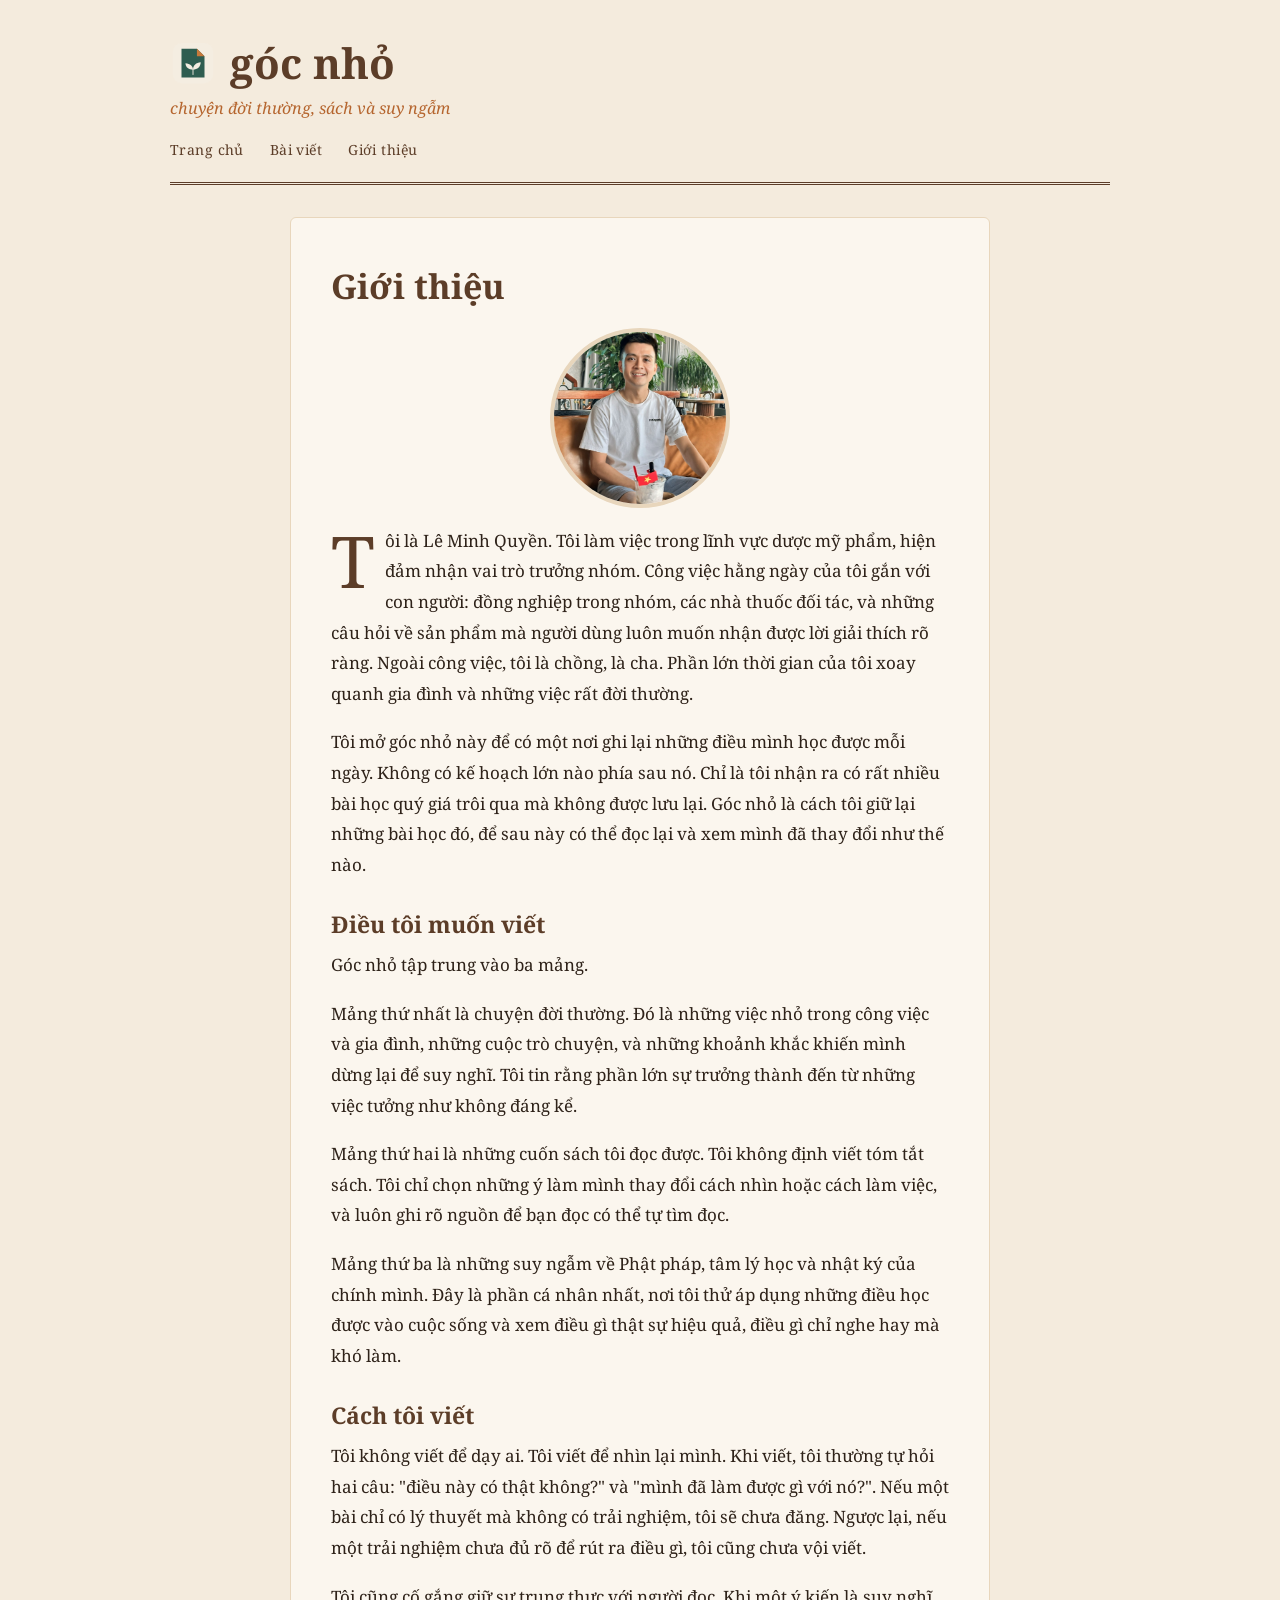
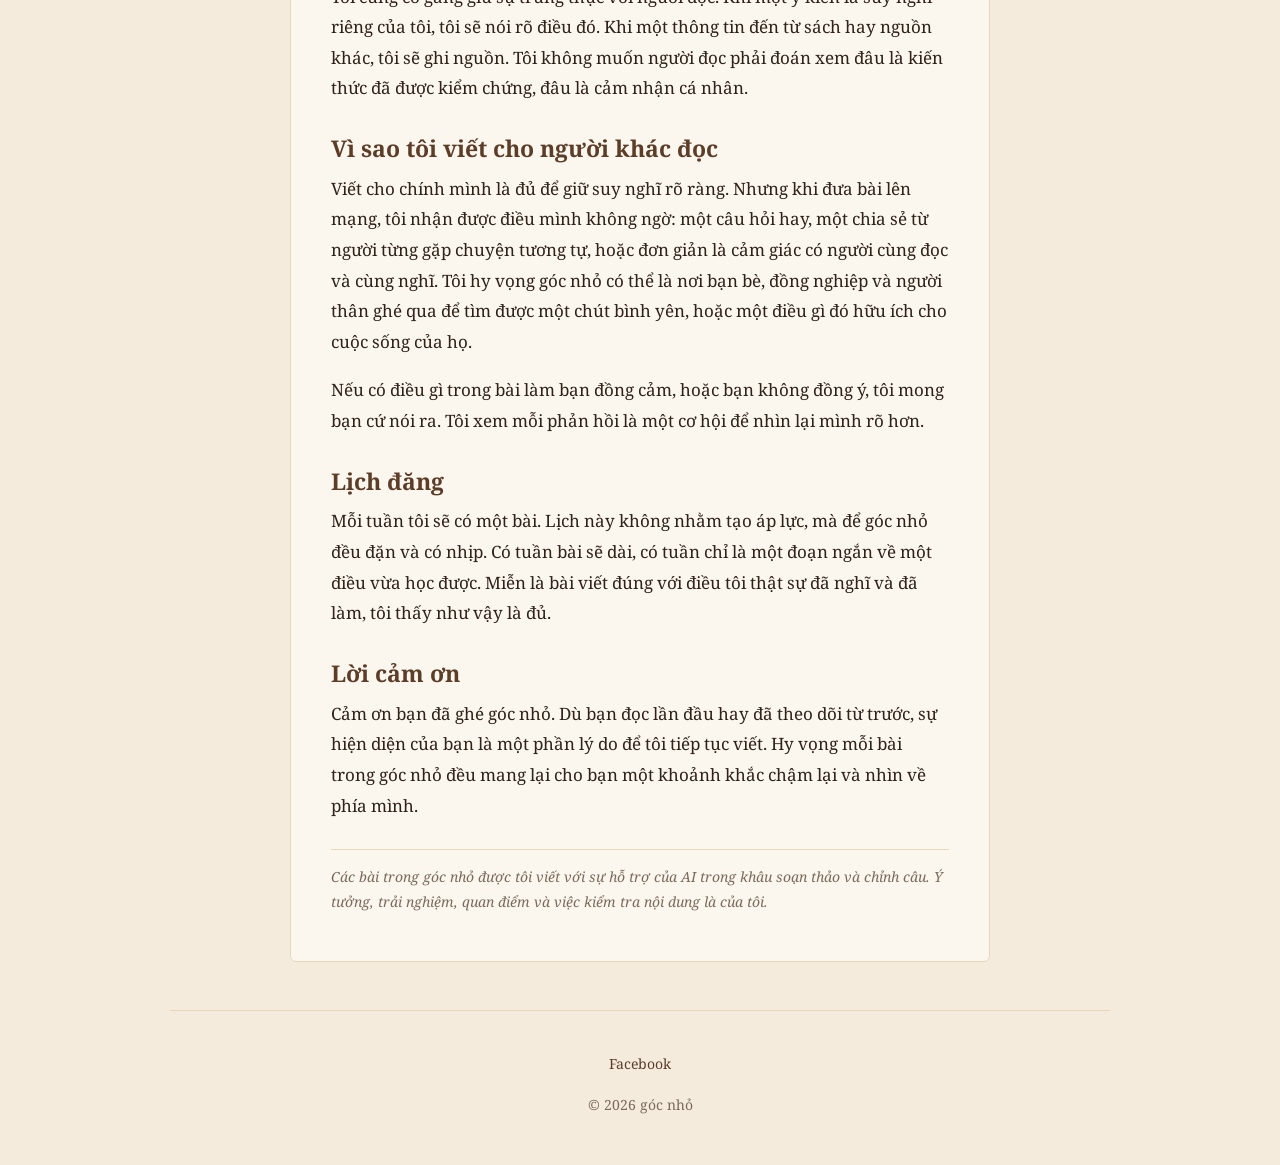
<file: gioi-thieu.html>
<!doctype html>
<html lang="vi">
<head>
<meta charset="utf-8">
<meta name="viewport" content="width=device-width, initial-scale=1">
<meta name="description" content="Giới thiệu về góc nhỏ và người viết, Lê Minh Quyền.">
<meta property="og:title" content="Giới thiệu · góc nhỏ">
<meta property="og:description" content="Giới thiệu về góc nhỏ và người viết, Lê Minh Quyền.">
<meta property="og:type" content="website">
<title>Giới thiệu · góc nhỏ</title>
<link rel="icon" href="assets/icon.svg" type="image/svg+xml">
<link rel="preconnect" href="https://fonts.googleapis.com">
<link rel="preconnect" href="https://fonts.gstatic.com" crossorigin>
<link href="https://fonts.googleapis.com/css2?family=Noto+Serif:ital,wght@0,400;0,700;1,400&display=swap" rel="stylesheet">
<link rel="stylesheet" href="assets/style.css">
</head>
<body>
<div class="khung">
  <header>
    <a class="thuong-hieu" href="index.html">
      <img src="assets/icon.svg" alt="">
      <span class="ten">góc nhỏ</span>
      <span class="phu">chuyện đời thường, sách và suy ngẫm</span>
    </a>
    <nav>
      <a href="index.html">Trang chủ</a>
      <a href="tat-ca-bai.html">Bài viết</a>
      <a href="gioi-thieu.html">Giới thiệu</a>
    </nav>
  </header>

  <main>
    <h1>Giới thiệu</h1>
    <figure class="chan-dung">
      <!-- Đặt ảnh chân dung vào assets/chan-dung.jpg. Chưa có ảnh thì khung này tự ẩn. -->
      <img src="assets/chan-dung.jpg" alt="Ảnh chân dung Lê Minh Quyền" onerror="this.parentElement.style.display='none'">
    </figure>
    <article>
      <p>Tôi là Lê Minh Quyền. Tôi làm việc trong lĩnh vực dược mỹ phẩm, hiện đảm nhận vai trò trưởng nhóm. Công việc hằng ngày của tôi gắn với con người: đồng nghiệp trong nhóm, các nhà thuốc đối tác, và những câu hỏi về sản phẩm mà người dùng luôn muốn nhận được lời giải thích rõ ràng. Ngoài công việc, tôi là chồng, là cha. Phần lớn thời gian của tôi xoay quanh gia đình và những việc rất đời thường.</p>

      <p>Tôi mở góc nhỏ này để có một nơi ghi lại những điều mình học được mỗi ngày. Không có kế hoạch lớn nào phía sau nó. Chỉ là tôi nhận ra có rất nhiều bài học quý giá trôi qua mà không được lưu lại. Góc nhỏ là cách tôi giữ lại những bài học đó, để sau này có thể đọc lại và xem mình đã thay đổi như thế nào.</p>

      <h2>Điều tôi muốn viết</h2>
      <p>Góc nhỏ tập trung vào ba mảng.</p>
      <p>Mảng thứ nhất là chuyện đời thường. Đó là những việc nhỏ trong công việc và gia đình, những cuộc trò chuyện, và những khoảnh khắc khiến mình dừng lại để suy nghĩ. Tôi tin rằng phần lớn sự trưởng thành đến từ những việc tưởng như không đáng kể.</p>
      <p>Mảng thứ hai là những cuốn sách tôi đọc được. Tôi không định viết tóm tắt sách. Tôi chỉ chọn những ý làm mình thay đổi cách nhìn hoặc cách làm việc, và luôn ghi rõ nguồn để bạn đọc có thể tự tìm đọc.</p>
      <p>Mảng thứ ba là những suy ngẫm về Phật pháp, tâm lý học và nhật ký của chính mình. Đây là phần cá nhân nhất, nơi tôi thử áp dụng những điều học được vào cuộc sống và xem điều gì thật sự hiệu quả, điều gì chỉ nghe hay mà khó làm.</p>

      <h2>Cách tôi viết</h2>
      <p>Tôi không viết để dạy ai. Tôi viết để nhìn lại mình. Khi viết, tôi thường tự hỏi hai câu: "điều này có thật không?" và "mình đã làm được gì với nó?". Nếu một bài chỉ có lý thuyết mà không có trải nghiệm, tôi sẽ chưa đăng. Ngược lại, nếu một trải nghiệm chưa đủ rõ để rút ra điều gì, tôi cũng chưa vội viết.</p>
      <p>Tôi cũng cố gắng giữ sự trung thực với người đọc. Khi một ý kiến là suy nghĩ riêng của tôi, tôi sẽ nói rõ điều đó. Khi một thông tin đến từ sách hay nguồn khác, tôi sẽ ghi nguồn. Tôi không muốn người đọc phải đoán xem đâu là kiến thức đã được kiểm chứng, đâu là cảm nhận cá nhân.</p>

      <h2>Vì sao tôi viết cho người khác đọc</h2>
      <p>Viết cho chính mình là đủ để giữ suy nghĩ rõ ràng. Nhưng khi đưa bài lên mạng, tôi nhận được điều mình không ngờ: một câu hỏi hay, một chia sẻ từ người từng gặp chuyện tương tự, hoặc đơn giản là cảm giác có người cùng đọc và cùng nghĩ. Tôi hy vọng góc nhỏ có thể là nơi bạn bè, đồng nghiệp và người thân ghé qua để tìm được một chút bình yên, hoặc một điều gì đó hữu ích cho cuộc sống của họ.</p>
      <p>Nếu có điều gì trong bài làm bạn đồng cảm, hoặc bạn không đồng ý, tôi mong bạn cứ nói ra. Tôi xem mỗi phản hồi là một cơ hội để nhìn lại mình rõ hơn.</p>

      <h2>Lịch đăng</h2>
      <p>Mỗi tuần tôi sẽ có một bài. Lịch này không nhằm tạo áp lực, mà để góc nhỏ đều đặn và có nhịp. Có tuần bài sẽ dài, có tuần chỉ là một đoạn ngắn về một điều vừa học được. Miễn là bài viết đúng với điều tôi thật sự đã nghĩ và đã làm, tôi thấy như vậy là đủ.</p>

      <h2>Lời cảm ơn</h2>
      <p>Cảm ơn bạn đã ghé góc nhỏ. Dù bạn đọc lần đầu hay đã theo dõi từ trước, sự hiện diện của bạn là một phần lý do để tôi tiếp tục viết. Hy vọng mỗi bài trong góc nhỏ đều mang lại cho bạn một khoảnh khắc chậm lại và nhìn về phía mình.</p>

      <p class="ghi-chu-ai">Các bài trong góc nhỏ được tôi viết với sự hỗ trợ của AI trong khâu soạn thảo và chỉnh câu. Ý tưởng, trải nghiệm, quan điểm và việc kiểm tra nội dung là của tôi.</p>
    </article>
  </main>

  <footer>
    <a href="https://www.facebook.com/share/1CegkEcJA9/" target="_blank" rel="noopener">Facebook</a>
    <p>© 2026 góc nhỏ</p>
  </footer>
</div>
</body>
</html>
</file>
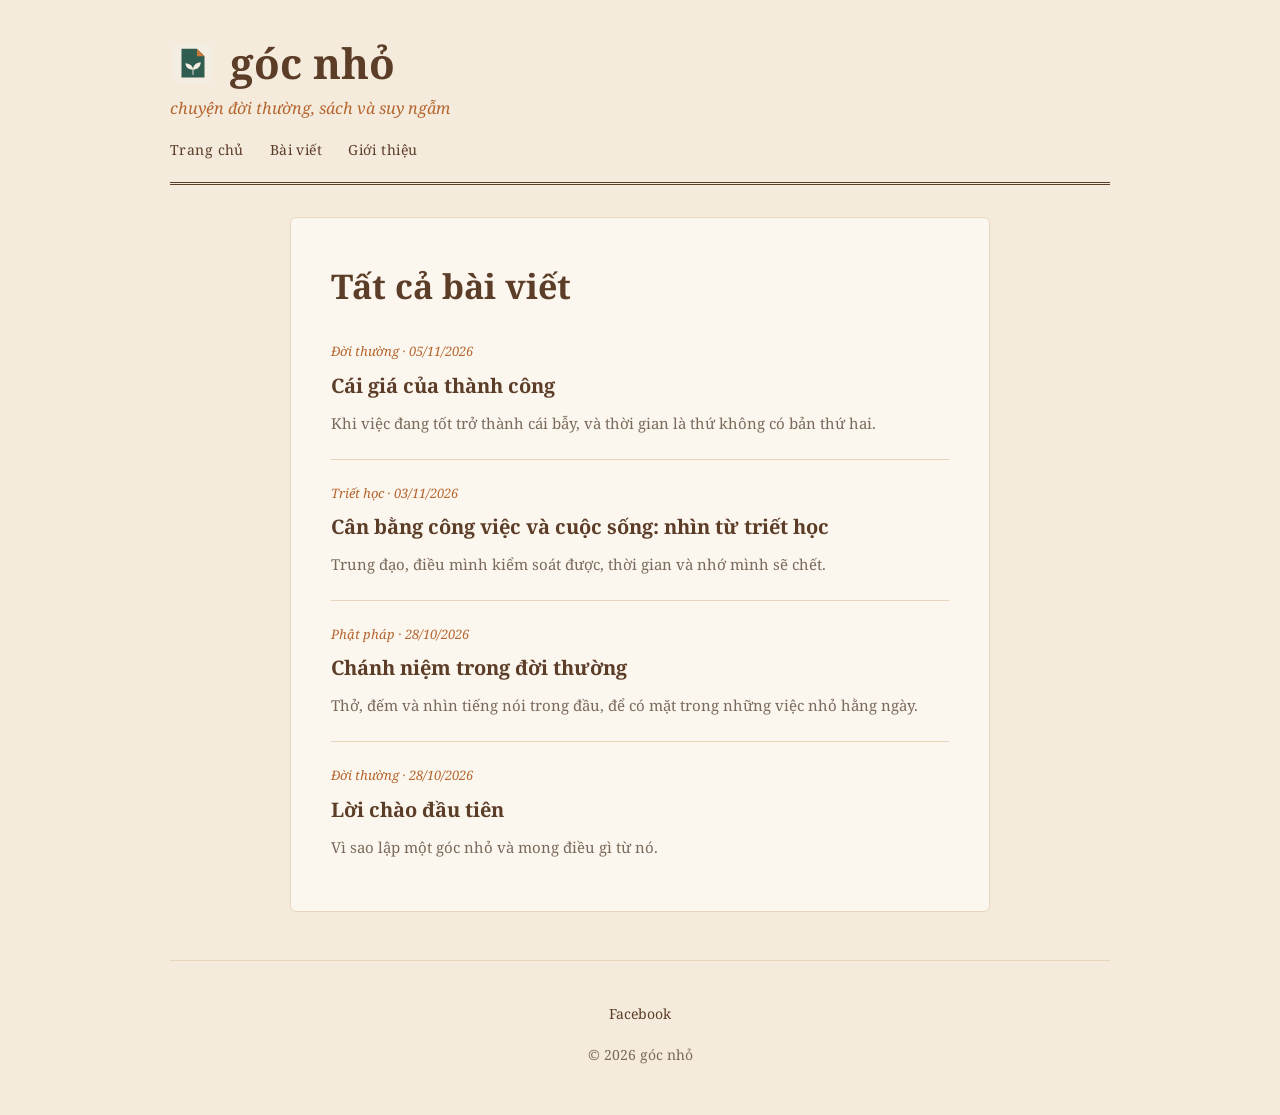
<file: tat-ca-bai.html>
<!doctype html>
<html lang="vi">
<head>
<meta charset="utf-8">
<meta name="viewport" content="width=device-width, initial-scale=1">
<title>Tất cả bài viết · góc nhỏ</title>
<meta name="description" content="Tất cả bài viết trong góc nhỏ: chuyện đời thường, sách và suy ngẫm.">
<meta property="og:title" content="Tất cả bài viết · góc nhỏ">
<meta property="og:description" content="Tất cả bài viết trong góc nhỏ: chuyện đời thường, sách và suy ngẫm.">
<meta property="og:type" content="website">
<link rel="icon" href="assets/icon.svg" type="image/svg+xml">
<link rel="preconnect" href="https://fonts.googleapis.com">
<link rel="preconnect" href="https://fonts.gstatic.com" crossorigin>
<link href="https://fonts.googleapis.com/css2?family=Noto+Serif:ital,wght@0,400;0,700;1,400&display=swap" rel="stylesheet">
<link rel="stylesheet" href="assets/style.css">
</head>
<body>
<div class="khung">
  <header>
    <a class="thuong-hieu" href="index.html">
      <img src="assets/icon.svg" alt="">
      <span class="ten">góc nhỏ</span>
      <span class="phu">chuyện đời thường, sách và suy ngẫm</span>
    </a>
    <nav>
      <a href="index.html">Trang chủ</a>
      <a href="tat-ca-bai.html">Bài viết</a>
      <a href="gioi-thieu.html">Giới thiệu</a>
    </nav>
  </header>

  <main>
    <h1>Tất cả bài viết</h1>
    <ul class="ds-bai">
      <li>
        <span class="nhan">Đời thường · 05/11/2026</span>
        <a href="bai-viet/cai-gia-cua-thanh-cong.html"><strong>Cái giá của thành công</strong></a>
        <p>Khi việc đang tốt trở thành cái bẫy, và thời gian là thứ không có bản thứ hai.</p>
      </li>
      <li>
        <span class="nhan">Triết học · 03/11/2026</span>
        <a href="bai-viet/can-bang-cong-viec-cuoc-song.html"><strong>Cân bằng công việc và cuộc sống: nhìn từ triết học</strong></a>
        <p>Trung đạo, điều mình kiểm soát được, thời gian và nhớ mình sẽ chết.</p>
      </li>
      <li>
        <span class="nhan">Phật pháp · 28/10/2026</span>
        <a href="bai-viet/chanh-niem-trong-doi-thuong.html"><strong>Chánh niệm trong đời thường</strong></a>
        <p>Thở, đếm và nhìn tiếng nói trong đầu, để có mặt trong những việc nhỏ hằng ngày.</p>
      </li>
      <li>
        <span class="nhan">Đời thường · 28/10/2026</span>
        <a href="bai-viet/loi-chao.html"><strong>Lời chào đầu tiên</strong></a>
        <p>Vì sao lập một góc nhỏ và mong điều gì từ nó.</p>
      </li>
    </ul>
  </main>

  <footer>
    <a href="https://www.facebook.com/share/1CegkEcJA9/" target="_blank" rel="noopener">Facebook</a>
    <p>© 2026 góc nhỏ</p>
  </footer>
</div>
</body>
</html>
</file>
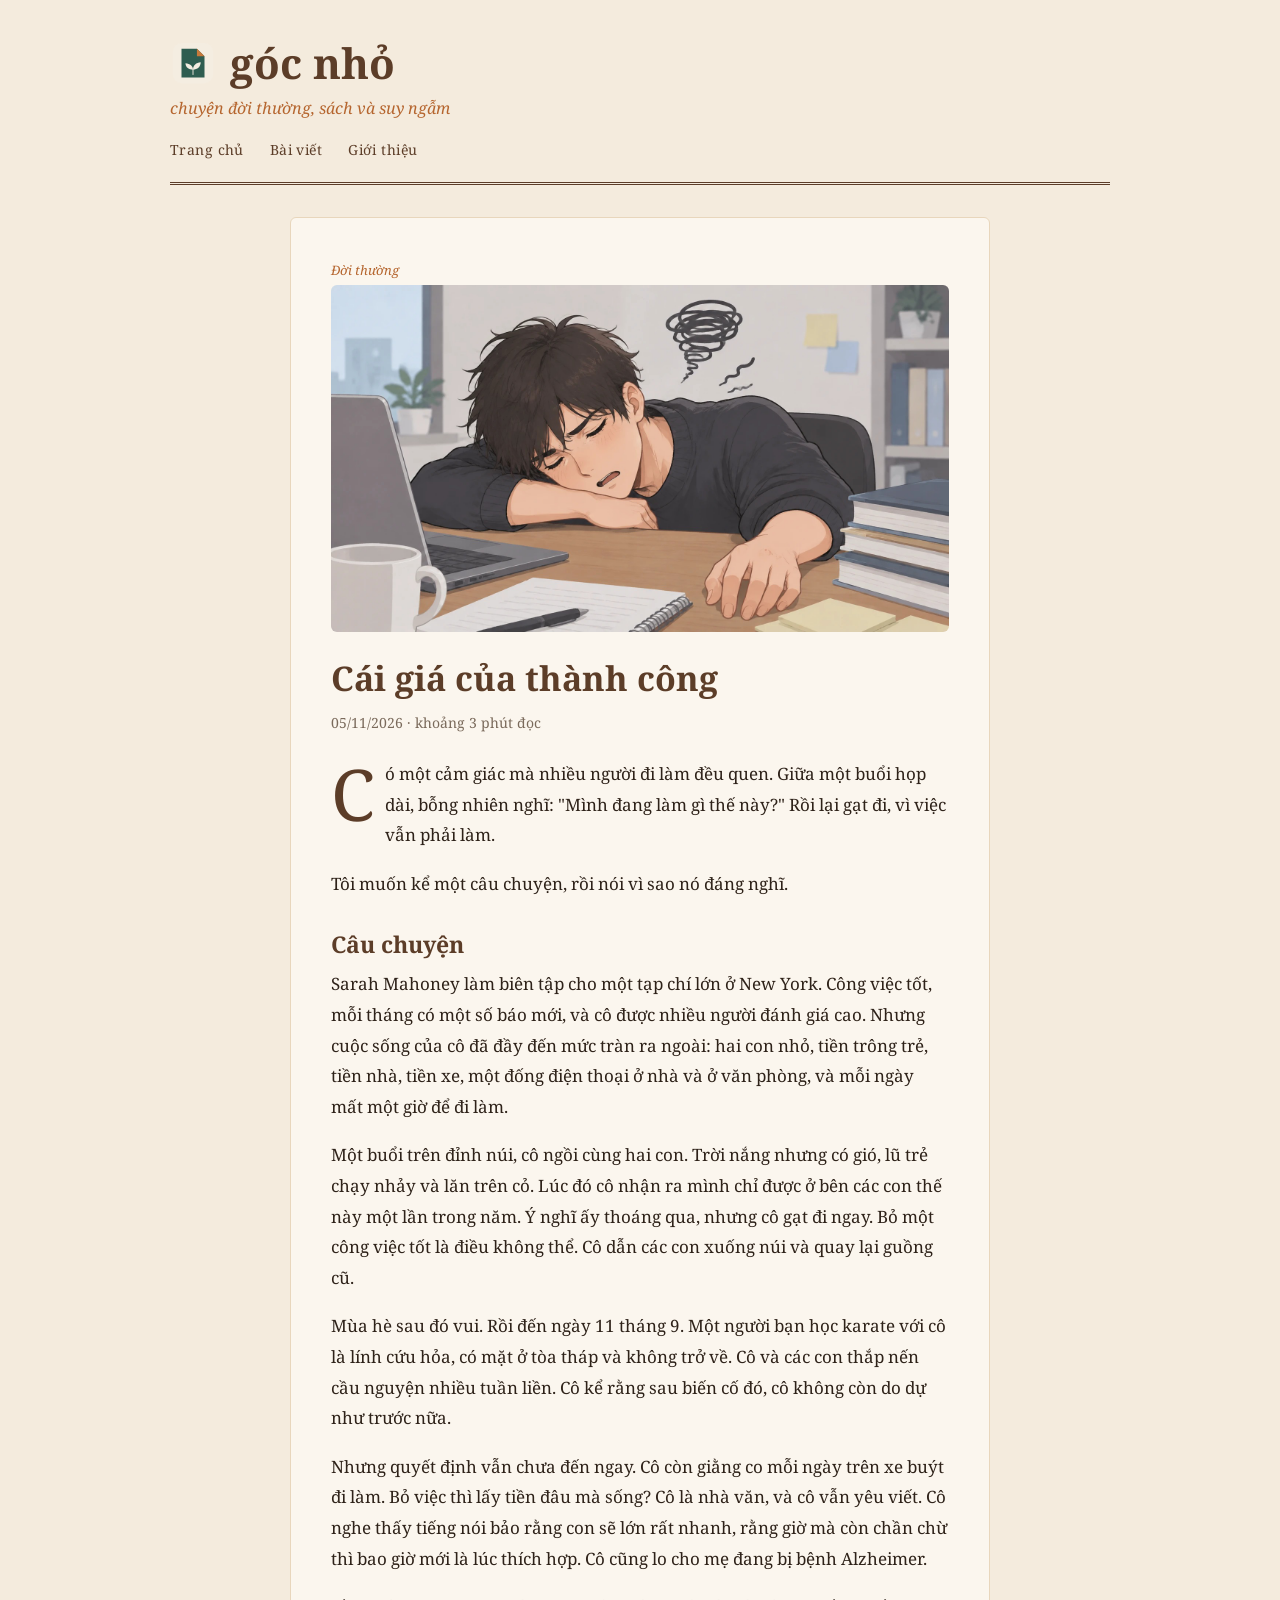
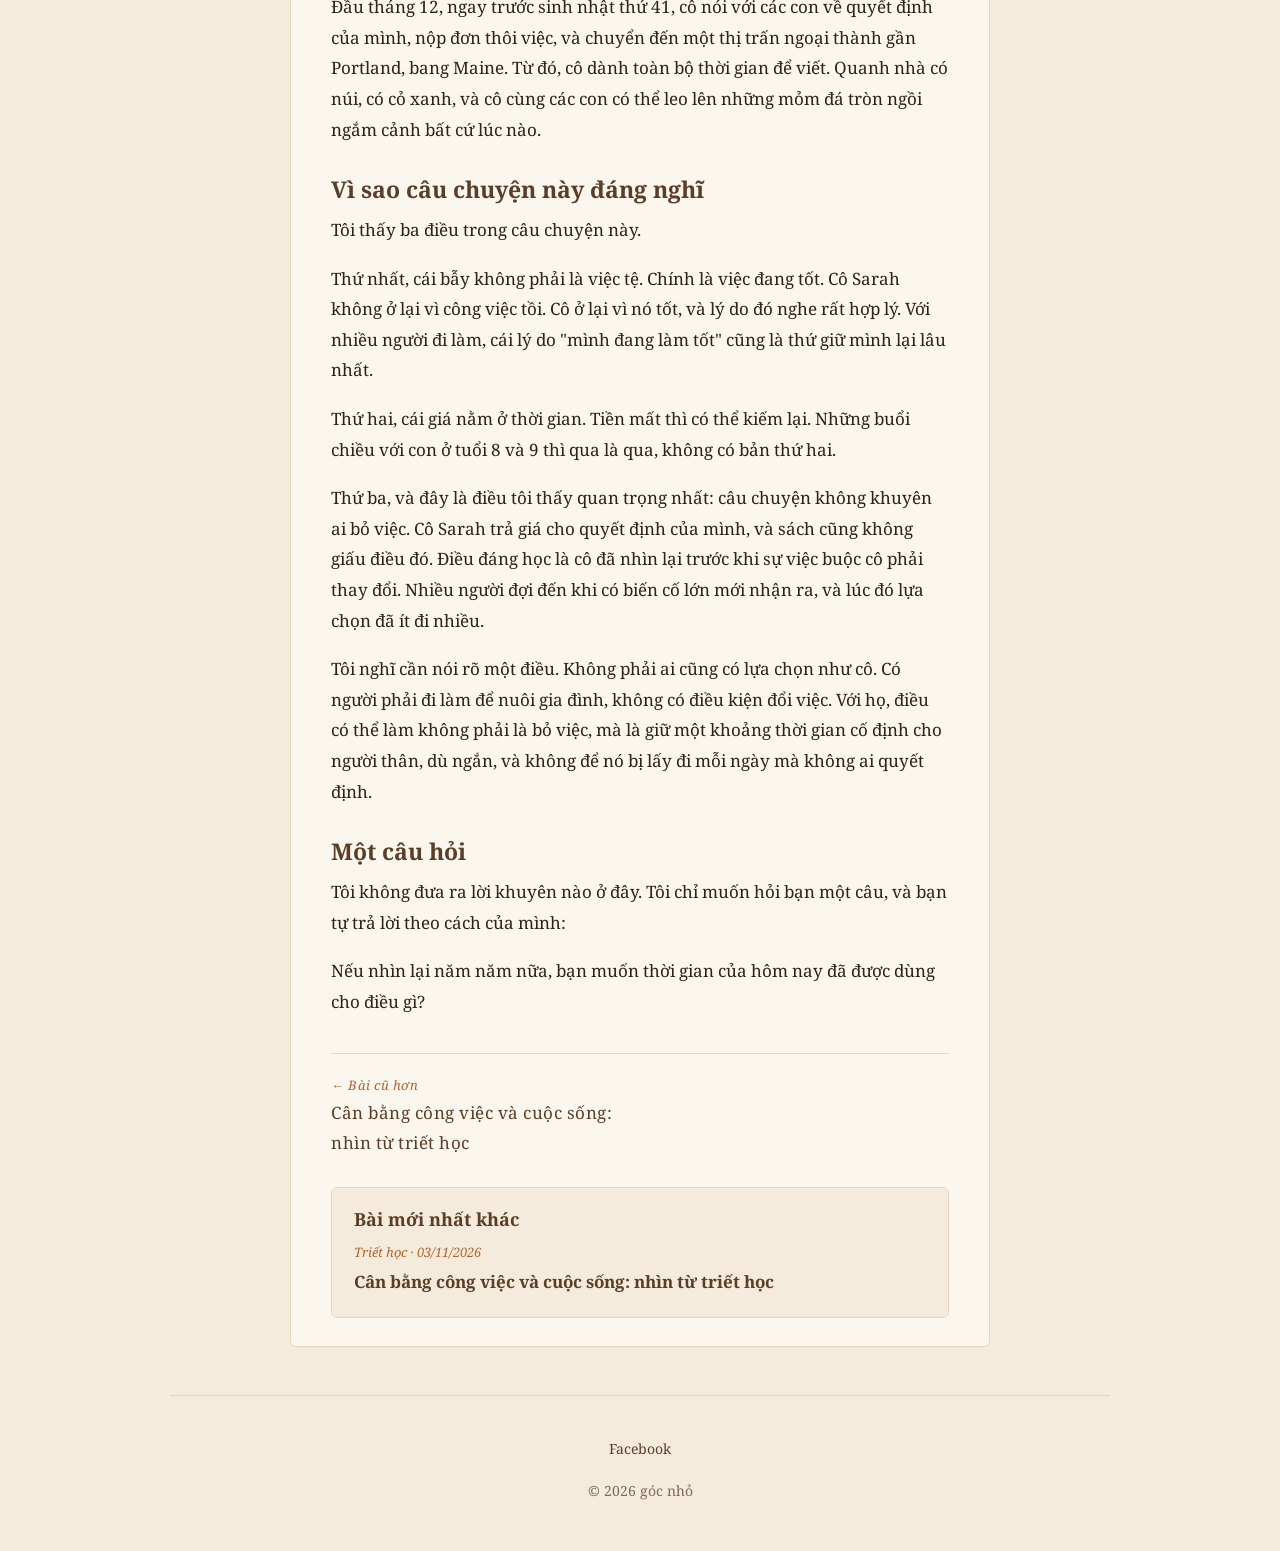
<file: bai-viet/cai-gia-cua-thanh-cong.html>
<!doctype html>
<html lang="vi">
<head>
<meta charset="utf-8">
<meta name="viewport" content="width=device-width, initial-scale=1">
<meta name="description" content="Cái giá của thành công: một câu chuyện về việc đang làm tốt nhưng vẫn phải chọn lại thời gian cho người thân.">
<meta property="og:title" content="Cái giá của thành công · góc nhỏ">
<meta property="og:description" content="Khi việc đang tốt trở thành cái bẫy, và thời gian là thứ không có bản thứ hai.">
<meta property="og:type" content="article">
<title>Cái giá của thành công · góc nhỏ</title>
<link rel="icon" href="../assets/icon.svg" type="image/svg+xml">
<link rel="preconnect" href="https://fonts.googleapis.com">
<link rel="preconnect" href="https://fonts.gstatic.com" crossorigin>
<link href="https://fonts.googleapis.com/css2?family=Noto+Serif:ital,wght@0,400;0,700;1,400&display=swap" rel="stylesheet">
<link rel="stylesheet" href="../assets/style.css">
</head>
<body>
<div class="khung">
  <header>
    <a class="thuong-hieu" href="../index.html">
      <img src="../assets/icon.svg" alt="">
      <span class="ten">góc nhỏ</span>
      <span class="phu">chuyện đời thường, sách và suy ngẫm</span>
    </a>
    <nav>
      <a href="../index.html">Trang chủ</a>
      <a href="../tat-ca-bai.html">Bài viết</a>
      <a href="../gioi-thieu.html">Giới thiệu</a>
    </nav>
  </header>

  <main>
    <span class="nhan">Đời thường</span>
    <img class="bia-bai" src="../assets/anh-bia/cai-gia-cua-thanh-cong.jpg" alt="Người đàn ông gục đầu xuống bàn làm việc bên chiếc laptop, trên đầu có vòng xoáy, thể hiện sự kiệt sức">
    <h1>Cái giá của thành công</h1>
    <p class="ngay">05/11/2026 · khoảng 3 phút đọc</p>
    <article>
      <p>Có một cảm giác mà nhiều người đi làm đều quen. Giữa một buổi họp dài, bỗng nhiên nghĩ: "Mình đang làm gì thế này?" Rồi lại gạt đi, vì việc vẫn phải làm.</p>
      <p>Tôi muốn kể một câu chuyện, rồi nói vì sao nó đáng nghĩ.</p>

      <h2>Câu chuyện</h2>
      <p>Sarah Mahoney làm biên tập cho một tạp chí lớn ở New York. Công việc tốt, mỗi tháng có một số báo mới, và cô được nhiều người đánh giá cao. Nhưng cuộc sống của cô đã đầy đến mức tràn ra ngoài: hai con nhỏ, tiền trông trẻ, tiền nhà, tiền xe, một đống điện thoại ở nhà và ở văn phòng, và mỗi ngày mất một giờ để đi làm.</p>
      <p>Một buổi trên đỉnh núi, cô ngồi cùng hai con. Trời nắng nhưng có gió, lũ trẻ chạy nhảy và lăn trên cỏ. Lúc đó cô nhận ra mình chỉ được ở bên các con thế này một lần trong năm. Ý nghĩ ấy thoáng qua, nhưng cô gạt đi ngay. Bỏ một công việc tốt là điều không thể. Cô dẫn các con xuống núi và quay lại guồng cũ.</p>
      <p>Mùa hè sau đó vui. Rồi đến ngày 11 tháng 9. Một người bạn học karate với cô là lính cứu hỏa, có mặt ở tòa tháp và không trở về. Cô và các con thắp nến cầu nguyện nhiều tuần liền. Cô kể rằng sau biến cố đó, cô không còn do dự như trước nữa.</p>
      <p>Nhưng quyết định vẫn chưa đến ngay. Cô còn giằng co mỗi ngày trên xe buýt đi làm. Bỏ việc thì lấy tiền đâu mà sống? Cô là nhà văn, và cô vẫn yêu viết. Cô nghe thấy tiếng nói bảo rằng con sẽ lớn rất nhanh, rằng giờ mà còn chần chừ thì bao giờ mới là lúc thích hợp. Cô cũng lo cho mẹ đang bị bệnh Alzheimer.</p>
      <p>Đầu tháng 12, ngay trước sinh nhật thứ 41, cô nói với các con về quyết định của mình, nộp đơn thôi việc, và chuyển đến một thị trấn ngoại thành gần Portland, bang Maine. Từ đó, cô dành toàn bộ thời gian để viết. Quanh nhà có núi, có cỏ xanh, và cô cùng các con có thể leo lên những mỏm đá tròn ngồi ngắm cảnh bất cứ lúc nào.</p>

      <h2>Vì sao câu chuyện này đáng nghĩ</h2>
      <p>Tôi thấy ba điều trong câu chuyện này.</p>
      <p>Thứ nhất, cái bẫy không phải là việc tệ. Chính là việc đang tốt. Cô Sarah không ở lại vì công việc tồi. Cô ở lại vì nó tốt, và lý do đó nghe rất hợp lý. Với nhiều người đi làm, cái lý do "mình đang làm tốt" cũng là thứ giữ mình lại lâu nhất.</p>
      <p>Thứ hai, cái giá nằm ở thời gian. Tiền mất thì có thể kiếm lại. Những buổi chiều với con ở tuổi 8 và 9 thì qua là qua, không có bản thứ hai.</p>
      <p>Thứ ba, và đây là điều tôi thấy quan trọng nhất: câu chuyện không khuyên ai bỏ việc. Cô Sarah trả giá cho quyết định của mình, và sách cũng không giấu điều đó. Điều đáng học là cô đã nhìn lại trước khi sự việc buộc cô phải thay đổi. Nhiều người đợi đến khi có biến cố lớn mới nhận ra, và lúc đó lựa chọn đã ít đi nhiều.</p>
      <p>Tôi nghĩ cần nói rõ một điều. Không phải ai cũng có lựa chọn như cô. Có người phải đi làm để nuôi gia đình, không có điều kiện đổi việc. Với họ, điều có thể làm không phải là bỏ việc, mà là giữ một khoảng thời gian cố định cho người thân, dù ngắn, và không để nó bị lấy đi mỗi ngày mà không ai quyết định.</p>

      <h2>Một câu hỏi</h2>
      <p>Tôi không đưa ra lời khuyên nào ở đây. Tôi chỉ muốn hỏi bạn một câu, và bạn tự trả lời theo cách của mình:</p>
      <p>Nếu nhìn lại năm năm nữa, bạn muốn thời gian của hôm nay đã được dùng cho điều gì?</p>
    </article>

    <nav class="dieu-huong" aria-label="Bài viết liên quan">
      <a href="can-bang-cong-viec-cuoc-song.html"><span>← Bài cũ hơn</span>Cân bằng công việc và cuộc sống: nhìn từ triết học</a>
    </nav>

    <section class="moi-nhat">
      <h2>Bài mới nhất khác</h2>
      <a href="can-bang-cong-viec-cuoc-song.html">
        <span class="nhan">Triết học · 03/11/2026</span>
        <strong>Cân bằng công việc và cuộc sống: nhìn từ triết học</strong>
      </a>
    </section>
  </main>

  <footer>
    <a href="https://www.facebook.com/share/1CegkEcJA9/" target="_blank" rel="noopener">Facebook</a>
    <p>© 2026 góc nhỏ</p>
  </footer>
</div>
</body>
</html>
</file>
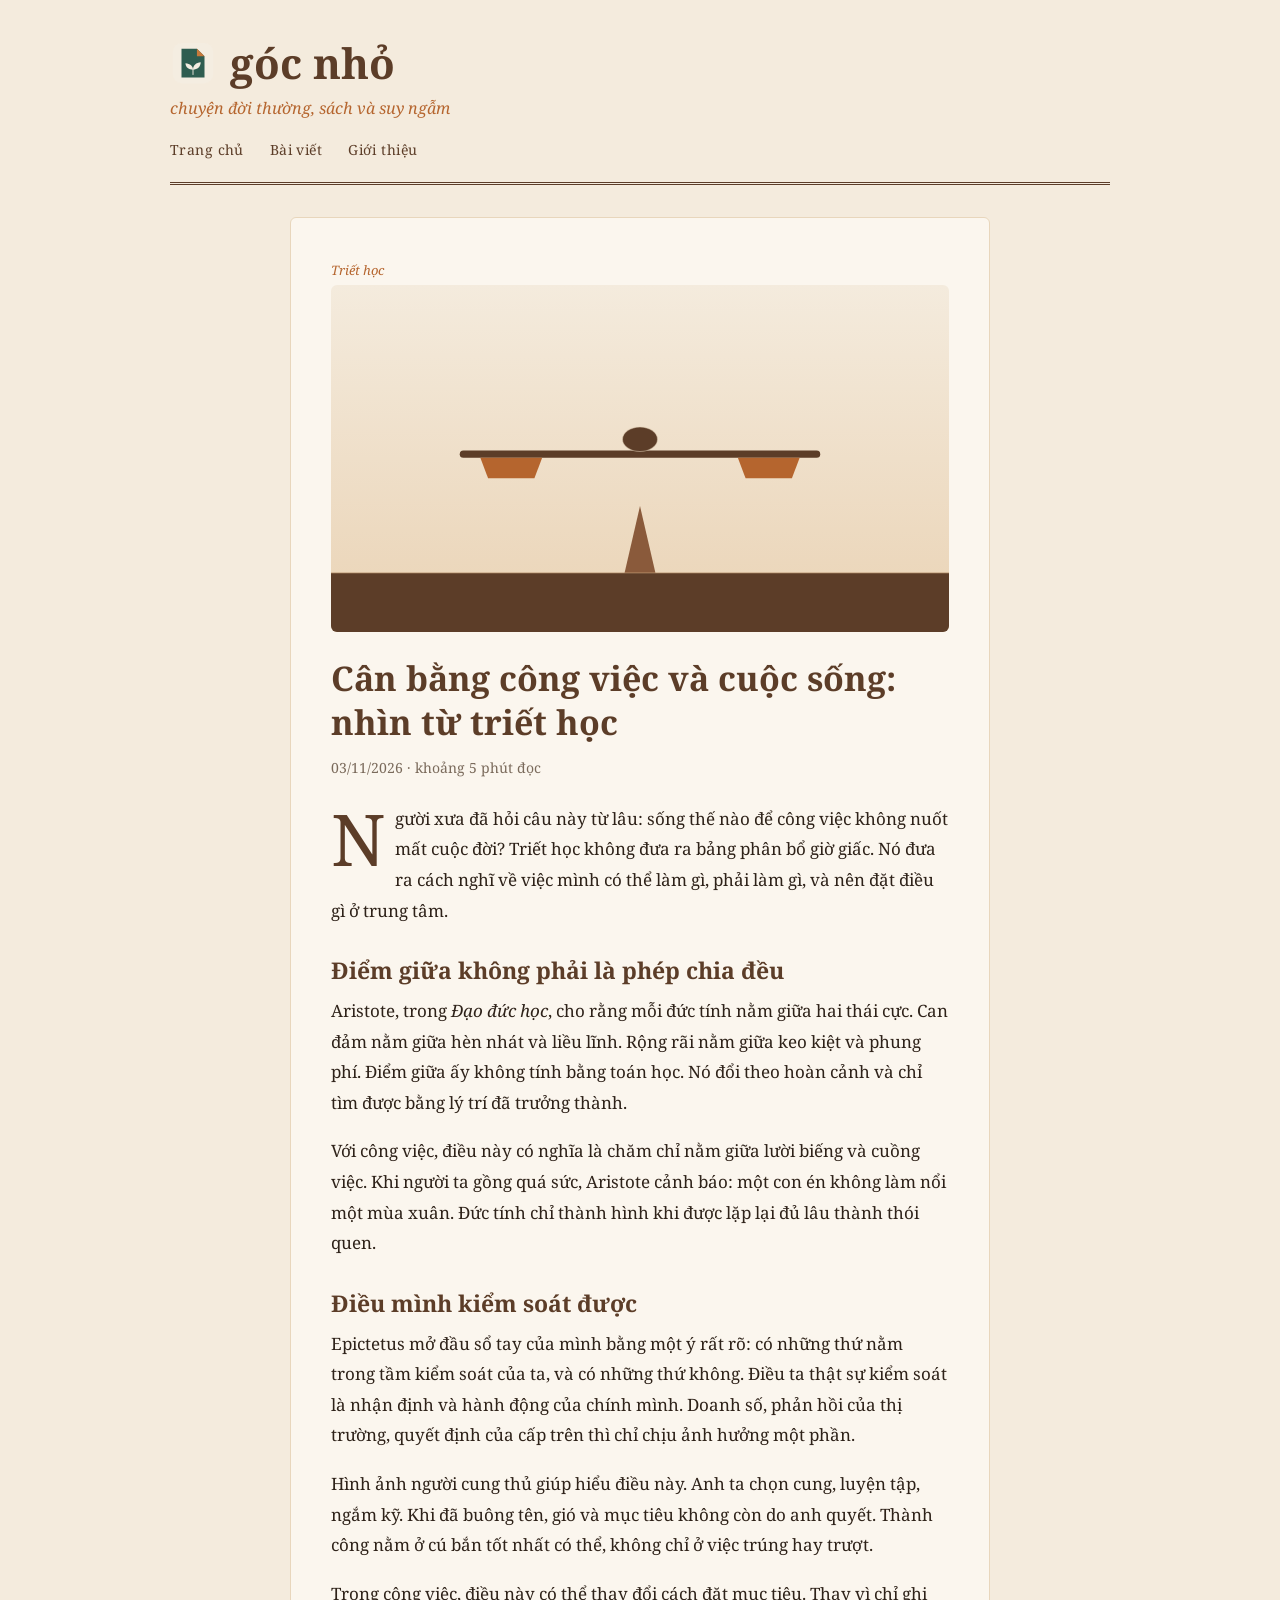
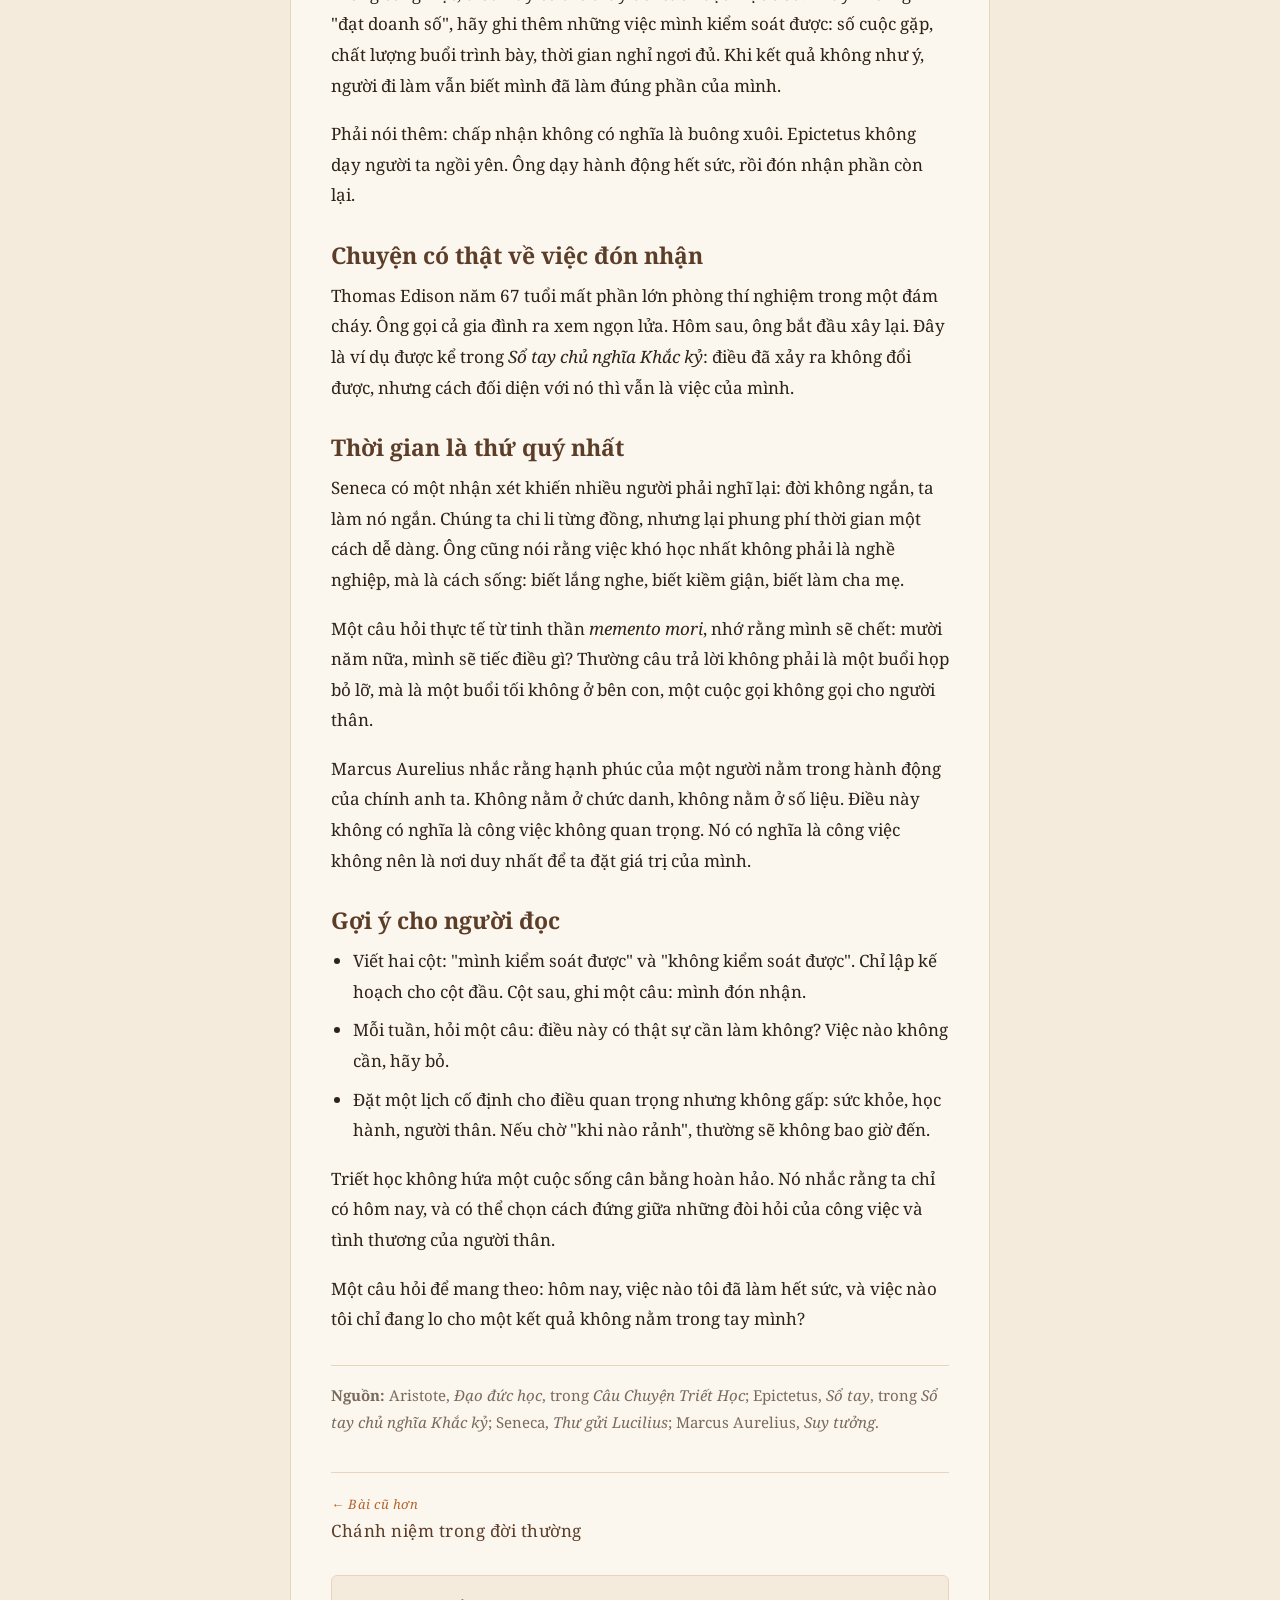
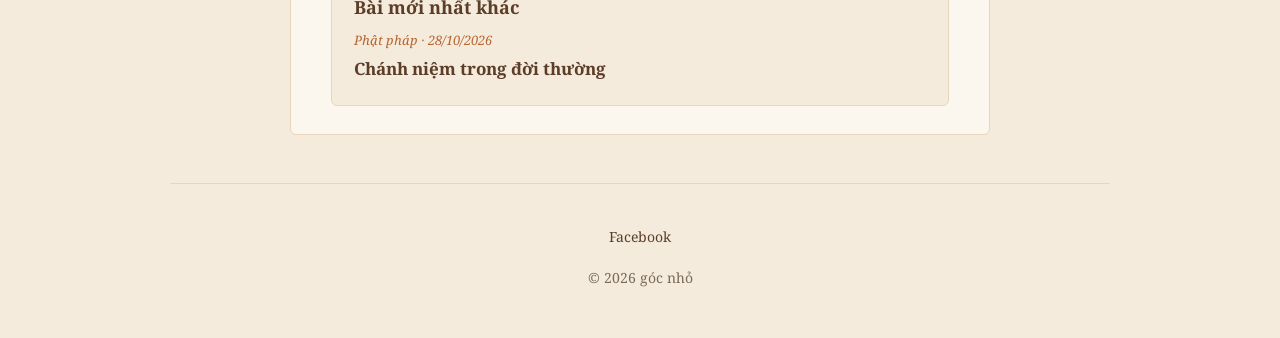
<file: bai-viet/can-bang-cong-viec-cuoc-song.html>
<!doctype html>
<html lang="vi">
<head>
<meta charset="utf-8">
<meta name="viewport" content="width=device-width, initial-scale=1">
<title>Cân bằng công việc và cuộc sống: nhìn từ triết học · góc nhỏ</title>
<meta name="description" content="Cân bằng công việc và cuộc sống nhìn từ triết học Hy Lạp và La Mã: trung đạo, điều trong tầm kiểm soát, thời gian và memento mori.">
<meta property="og:title" content="Cân bằng công việc và cuộc sống · góc nhỏ">
<meta property="og:description" content="Nhìn từ triết học: trung đạo, điều trong tầm kiểm soát, thời gian và nhớ mình sẽ chết.">
<meta property="og:type" content="article">
<meta property="og:image" content="https://gocnho.io.vn/assets/anh-bia/can-bang.svg">
<link rel="icon" href="../assets/icon.svg" type="image/svg+xml">
<link rel="preconnect" href="https://fonts.googleapis.com">
<link rel="preconnect" href="https://fonts.gstatic.com" crossorigin>
<link href="https://fonts.googleapis.com/css2?family=Noto+Serif:ital,wght@0,400;0,700;1,400&display=swap" rel="stylesheet">
<link rel="stylesheet" href="../assets/style.css">
</head>
<body>
<div class="khung">
  <header>
    <a class="thuong-hieu" href="../index.html">
      <img src="../assets/icon.svg" alt="">
      <span class="ten">góc nhỏ</span>
      <span class="phu">chuyện đời thường, sách và suy ngẫm</span>
    </a>
    <nav>
      <a href="../index.html">Trang chủ</a>
      <a href="../tat-ca-bai.html">Bài viết</a>
      <a href="../gioi-thieu.html">Giới thiệu</a>
    </nav>
  </header>

  <main>
    <span class="nhan">Triết học</span>
    <img class="bia-bai" src="../assets/anh-bia/can-bang.svg" alt="Hòn đá đặt trên đòn cân giữa thăng bằng, gợi sự cân bằng">
    <h1>Cân bằng công việc và cuộc sống: nhìn từ triết học</h1>
    <p class="ngay">03/11/2026 · khoảng 5 phút đọc</p>
    <article>
      <p>Người xưa đã hỏi câu này từ lâu: sống thế nào để công việc không nuốt mất cuộc đời? Triết học không đưa ra bảng phân bổ giờ giấc. Nó đưa ra cách nghĩ về việc mình có thể làm gì, phải làm gì, và nên đặt điều gì ở trung tâm.</p>

      <h2>Điểm giữa không phải là phép chia đều</h2>
      <p>Aristote, trong <em>Đạo đức học</em>, cho rằng mỗi đức tính nằm giữa hai thái cực. Can đảm nằm giữa hèn nhát và liều lĩnh. Rộng rãi nằm giữa keo kiệt và phung phí. Điểm giữa ấy không tính bằng toán học. Nó đổi theo hoàn cảnh và chỉ tìm được bằng lý trí đã trưởng thành.</p>
      <p>Với công việc, điều này có nghĩa là chăm chỉ nằm giữa lười biếng và cuồng việc. Khi người ta gồng quá sức, Aristote cảnh báo: một con én không làm nổi một mùa xuân. Đức tính chỉ thành hình khi được lặp lại đủ lâu thành thói quen.</p>

      <h2>Điều mình kiểm soát được</h2>
      <p>Epictetus mở đầu sổ tay của mình bằng một ý rất rõ: có những thứ nằm trong tầm kiểm soát của ta, và có những thứ không. Điều ta thật sự kiểm soát là nhận định và hành động của chính mình. Doanh số, phản hồi của thị trường, quyết định của cấp trên thì chỉ chịu ảnh hưởng một phần.</p>
      <p>Hình ảnh người cung thủ giúp hiểu điều này. Anh ta chọn cung, luyện tập, ngắm kỹ. Khi đã buông tên, gió và mục tiêu không còn do anh quyết. Thành công nằm ở cú bắn tốt nhất có thể, không chỉ ở việc trúng hay trượt.</p>
      <p>Trong công việc, điều này có thể thay đổi cách đặt mục tiêu. Thay vì chỉ ghi "đạt doanh số", hãy ghi thêm những việc mình kiểm soát được: số cuộc gặp, chất lượng buổi trình bày, thời gian nghỉ ngơi đủ. Khi kết quả không như ý, người đi làm vẫn biết mình đã làm đúng phần của mình.</p>
      <p>Phải nói thêm: chấp nhận không có nghĩa là buông xuôi. Epictetus không dạy người ta ngồi yên. Ông dạy hành động hết sức, rồi đón nhận phần còn lại.</p>

      <h2>Chuyện có thật về việc đón nhận</h2>
      <p>Thomas Edison năm 67 tuổi mất phần lớn phòng thí nghiệm trong một đám cháy. Ông gọi cả gia đình ra xem ngọn lửa. Hôm sau, ông bắt đầu xây lại. Đây là ví dụ được kể trong <em>Sổ tay chủ nghĩa Khắc kỷ</em>: điều đã xảy ra không đổi được, nhưng cách đối diện với nó thì vẫn là việc của mình.</p>

      <h2>Thời gian là thứ quý nhất</h2>
      <p>Seneca có một nhận xét khiến nhiều người phải nghĩ lại: đời không ngắn, ta làm nó ngắn. Chúng ta chi li từng đồng, nhưng lại phung phí thời gian một cách dễ dàng. Ông cũng nói rằng việc khó học nhất không phải là nghề nghiệp, mà là cách sống: biết lắng nghe, biết kiềm giận, biết làm cha mẹ.</p>
      <p>Một câu hỏi thực tế từ tinh thần <em>memento mori</em>, nhớ rằng mình sẽ chết: mười năm nữa, mình sẽ tiếc điều gì? Thường câu trả lời không phải là một buổi họp bỏ lỡ, mà là một buổi tối không ở bên con, một cuộc gọi không gọi cho người thân.</p>
      <p>Marcus Aurelius nhắc rằng hạnh phúc của một người nằm trong hành động của chính anh ta. Không nằm ở chức danh, không nằm ở số liệu. Điều này không có nghĩa là công việc không quan trọng. Nó có nghĩa là công việc không nên là nơi duy nhất để ta đặt giá trị của mình.</p>

      <h2>Gợi ý cho người đọc</h2>
      <ul>
        <li>Viết hai cột: "mình kiểm soát được" và "không kiểm soát được". Chỉ lập kế hoạch cho cột đầu. Cột sau, ghi một câu: mình đón nhận.</li>
        <li>Mỗi tuần, hỏi một câu: điều này có thật sự cần làm không? Việc nào không cần, hãy bỏ.</li>
        <li>Đặt một lịch cố định cho điều quan trọng nhưng không gấp: sức khỏe, học hành, người thân. Nếu chờ "khi nào rảnh", thường sẽ không bao giờ đến.</li>
      </ul>
      <p>Triết học không hứa một cuộc sống cân bằng hoàn hảo. Nó nhắc rằng ta chỉ có hôm nay, và có thể chọn cách đứng giữa những đòi hỏi của công việc và tình thương của người thân.</p>
      <p>Một câu hỏi để mang theo: hôm nay, việc nào tôi đã làm hết sức, và việc nào tôi chỉ đang lo cho một kết quả không nằm trong tay mình?</p>

      <p class="nguon"><strong>Nguồn:</strong> Aristote, <em>Đạo đức học</em>, trong <em>Câu Chuyện Triết Học</em>; Epictetus, <em>Sổ tay</em>, trong <em>Sổ tay chủ nghĩa Khắc kỷ</em>; Seneca, <em>Thư gửi Lucilius</em>; Marcus Aurelius, <em>Suy tưởng</em>.</p>
    </article>

    <nav class="dieu-huong" aria-label="Bài viết liên quan">
      <a href="chanh-niem-trong-doi-thuong.html"><span>← Bài cũ hơn</span>Chánh niệm trong đời thường</a>
    </nav>

    <section class="moi-nhat">
      <h2>Bài mới nhất khác</h2>
      <a href="chanh-niem-trong-doi-thuong.html">
        <span class="nhan">Phật pháp · 28/10/2026</span>
        <strong>Chánh niệm trong đời thường</strong>
      </a>
    </section>
  </main>

  <footer>
    <a href="https://www.facebook.com/share/1CegkEcJA9/" target="_blank" rel="noopener">Facebook</a>
    <p>© 2026 góc nhỏ</p>
  </footer>
</div>
</body>
</html>
</file>
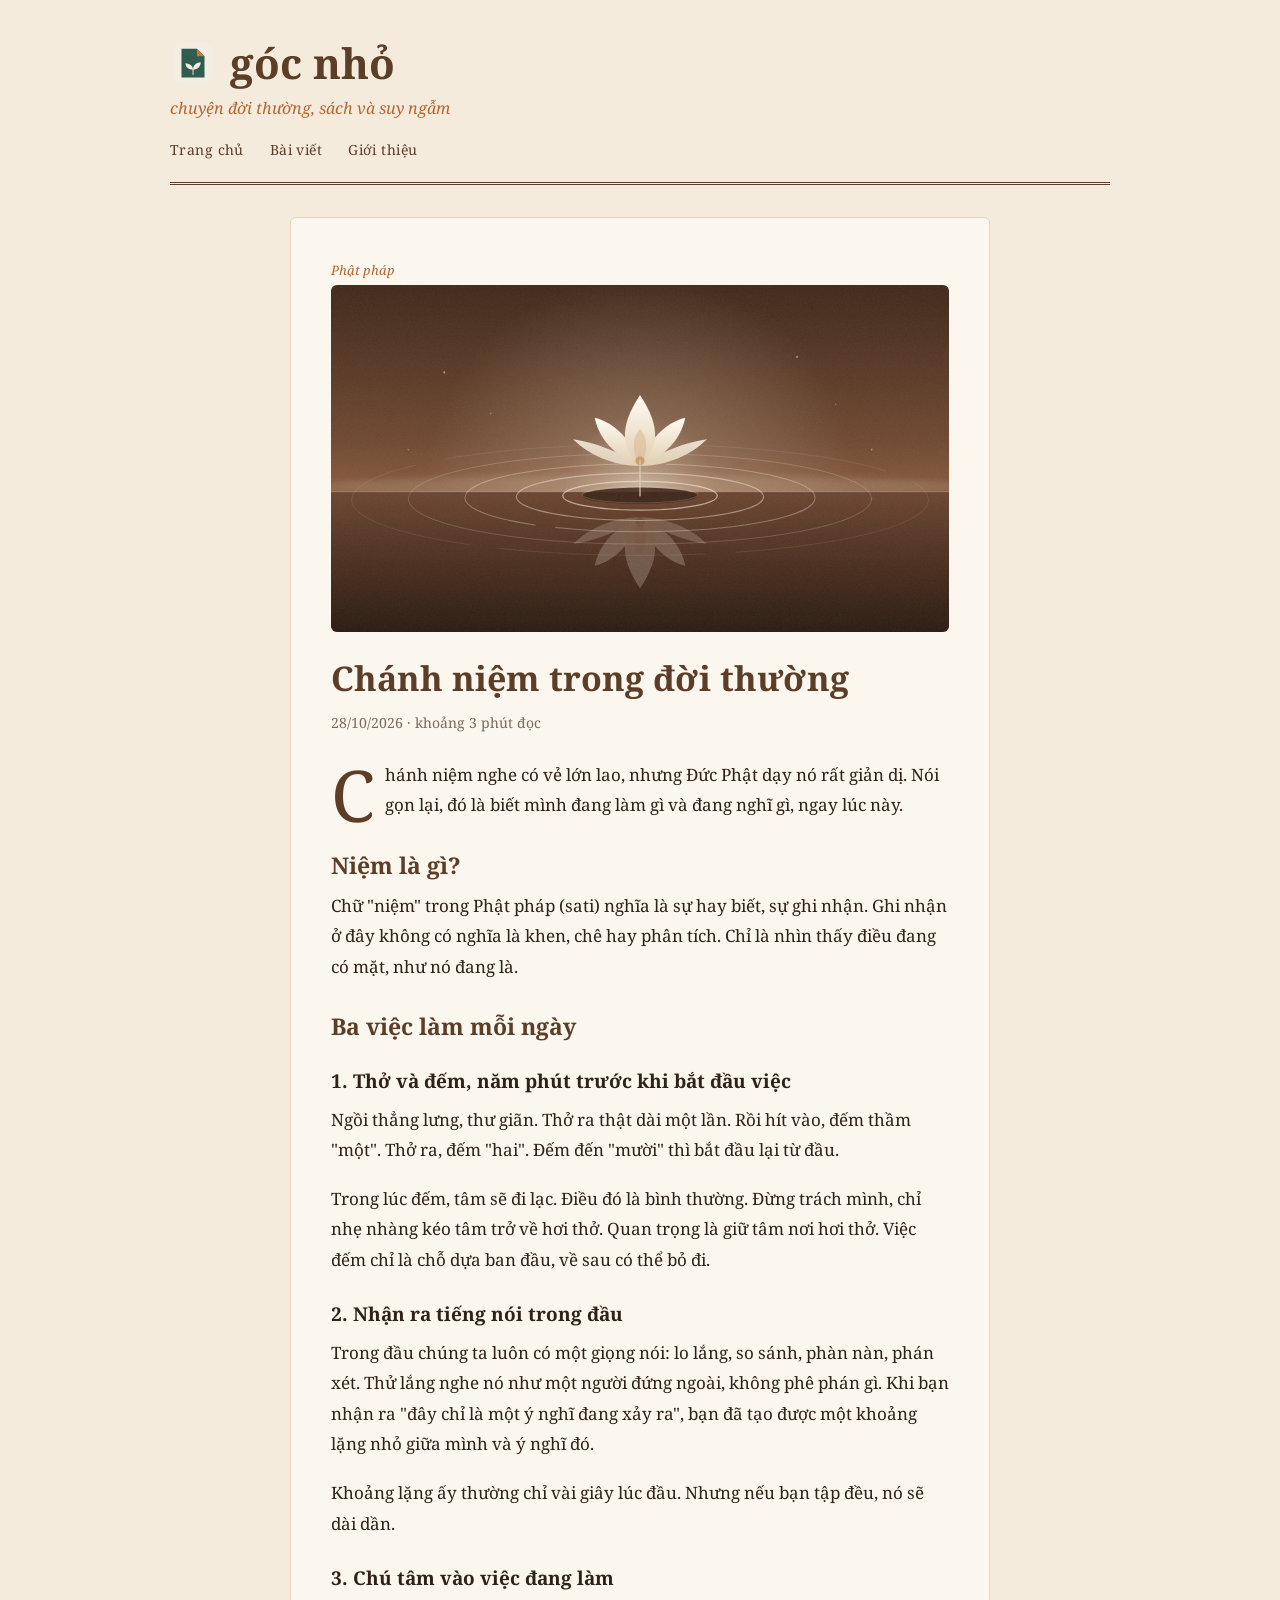
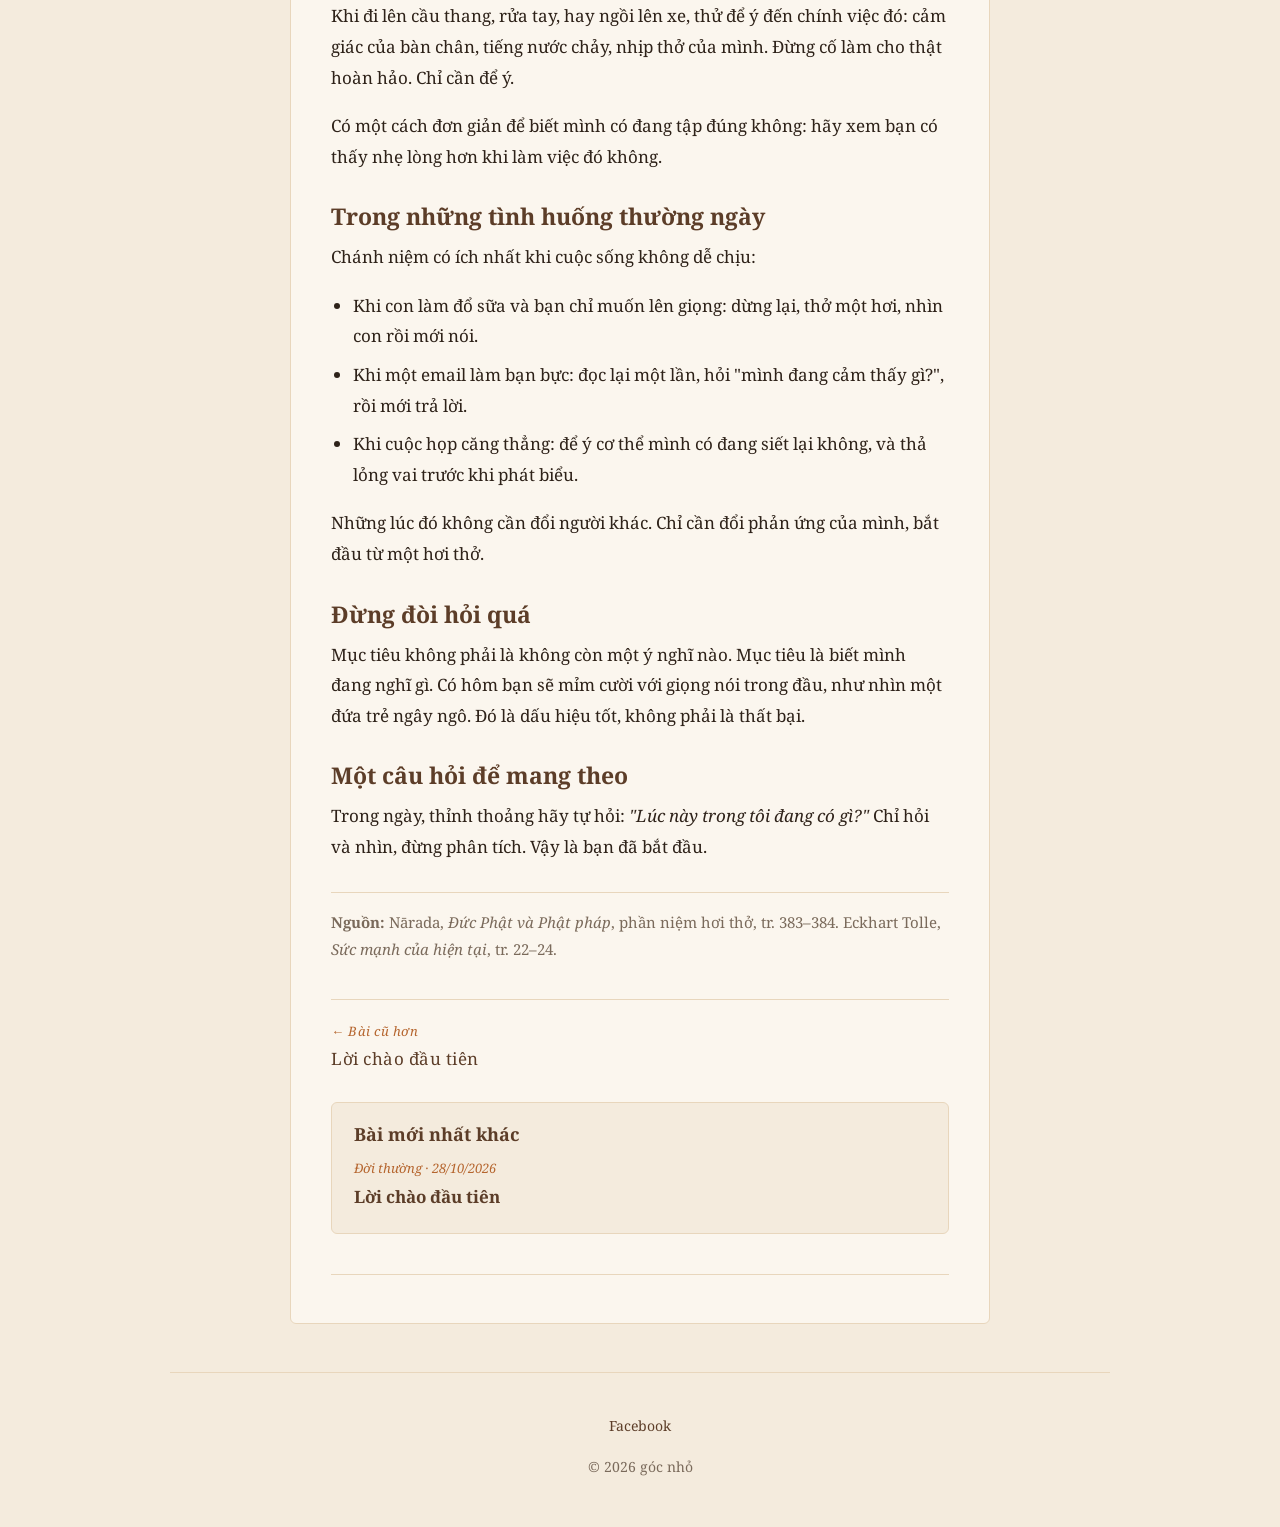
<file: bai-viet/chanh-niem-trong-doi-thuong.html>
<!doctype html>
<html lang="vi">
<head>
<meta charset="utf-8">
<meta name="viewport" content="width=device-width, initial-scale=1">
<meta name="description" content="Chánh niệm trong đời thường: thở, đếm và nhìn tiếng nói trong đầu để có mặt trong việc nhỏ hằng ngày.">
<meta property="og:title" content="Chánh niệm trong đời thường · góc nhỏ">
<meta property="og:description" content="Thở, đếm và nhìn tiếng nói trong đầu, để có mặt trong những việc nhỏ hằng ngày.">
<meta property="og:type" content="article">
<title>Chánh niệm trong đời thường · góc nhỏ</title>
<link rel="preconnect" href="https://fonts.googleapis.com">
<link rel="preconnect" href="https://fonts.gstatic.com" crossorigin>
<link href="https://fonts.googleapis.com/css2?family=Noto+Serif:ital,wght@0,400;0,700;1,400&display=swap" rel="stylesheet">
<link rel="icon" href="../assets/icon.svg" type="image/svg+xml">
<link rel="stylesheet" href="../assets/style.css">
</head>
<body>
<div class="khung">
  <header>
    <a class="thuong-hieu" href="../index.html">
      <img src="../assets/icon.svg" alt="">
      <span class="ten">góc nhỏ</span>
      <span class="phu">chuyện đời thường, sách và suy ngẫm</span>
    </a>
    <nav>
      <a href="../index.html">Trang chủ</a>
      <a href="../tat-ca-bai.html">Bài viết</a>
      <a href="../gioi-thieu.html">Giới thiệu</a>
    </nav>
  </header>

  <main>
    <span class="nhan">Phật pháp</span>
    <img class="bia-bai" src="../assets/anh-bia/chanh-niem-moi.svg" alt="Bông sen nở trên mặt hồ lúc hoàng hôn, phản chiếu xuống nước, vòng gợn lan ra quanh">
    <h1>Chánh niệm trong đời thường</h1>
    <p class="ngay">28/10/2026 · khoảng 3 phút đọc</p>
    <article>
      <p>Chánh niệm nghe có vẻ lớn lao, nhưng Đức Phật dạy nó rất giản dị. Nói gọn lại, đó là biết mình đang làm gì và đang nghĩ gì, ngay lúc này.</p>

      <h2>Niệm là gì?</h2>
      <p>Chữ "niệm" trong Phật pháp (sati) nghĩa là sự hay biết, sự ghi nhận. Ghi nhận ở đây không có nghĩa là khen, chê hay phân tích. Chỉ là nhìn thấy điều đang có mặt, như nó đang là.</p>

      <h2>Ba việc làm mỗi ngày</h2>

      <h3>1. Thở và đếm, năm phút trước khi bắt đầu việc</h3>
      <p>Ngồi thẳng lưng, thư giãn. Thở ra thật dài một lần. Rồi hít vào, đếm thầm "một". Thở ra, đếm "hai". Đếm đến "mười" thì bắt đầu lại từ đầu.</p>
      <p>Trong lúc đếm, tâm sẽ đi lạc. Điều đó là bình thường. Đừng trách mình, chỉ nhẹ nhàng kéo tâm trở về hơi thở. Quan trọng là giữ tâm nơi hơi thở. Việc đếm chỉ là chỗ dựa ban đầu, về sau có thể bỏ đi.</p>

      <h3>2. Nhận ra tiếng nói trong đầu</h3>
      <p>Trong đầu chúng ta luôn có một giọng nói: lo lắng, so sánh, phàn nàn, phán xét. Thử lắng nghe nó như một người đứng ngoài, không phê phán gì. Khi bạn nhận ra "đây chỉ là một ý nghĩ đang xảy ra", bạn đã tạo được một khoảng lặng nhỏ giữa mình và ý nghĩ đó.</p>
      <p>Khoảng lặng ấy thường chỉ vài giây lúc đầu. Nhưng nếu bạn tập đều, nó sẽ dài dần.</p>

      <h3>3. Chú tâm vào việc đang làm</h3>
      <p>Khi đi lên cầu thang, rửa tay, hay ngồi lên xe, thử để ý đến chính việc đó: cảm giác của bàn chân, tiếng nước chảy, nhịp thở của mình. Đừng cố làm cho thật hoàn hảo. Chỉ cần để ý.</p>
      <p>Có một cách đơn giản để biết mình có đang tập đúng không: hãy xem bạn có thấy nhẹ lòng hơn khi làm việc đó không.</p>

      <h2>Trong những tình huống thường ngày</h2>
      <p>Chánh niệm có ích nhất khi cuộc sống không dễ chịu:</p>
      <ul>
        <li>Khi con làm đổ sữa và bạn chỉ muốn lên giọng: dừng lại, thở một hơi, nhìn con rồi mới nói.</li>
        <li>Khi một email làm bạn bực: đọc lại một lần, hỏi "mình đang cảm thấy gì?", rồi mới trả lời.</li>
        <li>Khi cuộc họp căng thẳng: để ý cơ thể mình có đang siết lại không, và thả lỏng vai trước khi phát biểu.</li>
      </ul>
      <p>Những lúc đó không cần đổi người khác. Chỉ cần đổi phản ứng của mình, bắt đầu từ một hơi thở.</p>

      <h2>Đừng đòi hỏi quá</h2>
      <p>Mục tiêu không phải là không còn một ý nghĩ nào. Mục tiêu là biết mình đang nghĩ gì. Có hôm bạn sẽ mỉm cười với giọng nói trong đầu, như nhìn một đứa trẻ ngây ngô. Đó là dấu hiệu tốt, không phải là thất bại.</p>

      <h2>Một câu hỏi để mang theo</h2>
      <p>Trong ngày, thỉnh thoảng hãy tự hỏi: <em>"Lúc này trong tôi đang có gì?"</em> Chỉ hỏi và nhìn, đừng phân tích. Vậy là bạn đã bắt đầu.</p>

      <p class="nguon"><strong>Nguồn:</strong> Nārada, <em>Đức Phật và Phật pháp</em>, phần niệm hơi thở, tr. 383–384. Eckhart Tolle, <em>Sức mạnh của hiện tại</em>, tr. 22–24.</p>
    </article>

    <nav class="dieu-huong" aria-label="Bài viết liên quan">
      <a href="loi-chao.html"><span>← Bài cũ hơn</span>Lời chào đầu tiên</a>
    </nav>

    <section class="moi-nhat">
      <h2>Bài mới nhất khác</h2>
      <a href="loi-chao.html">
        <span class="nhan">Đời thường · 28/10/2026</span>
        <strong>Lời chào đầu tiên</strong>
      </a>
    </section>

    <div class="binh-luan">
      <!-- Chỗ bình luận Facebook sẽ thêm sau khi anh có mã ứng dụng Facebook. -->
    </div>
  </main>

  <footer>
    <a href="https://www.facebook.com/share/1CegkEcJA9/" target="_blank" rel="noopener">Facebook</a>
    <p>© 2026 góc nhỏ</p>
  </footer>
</div>
</body>
</html>
</file>
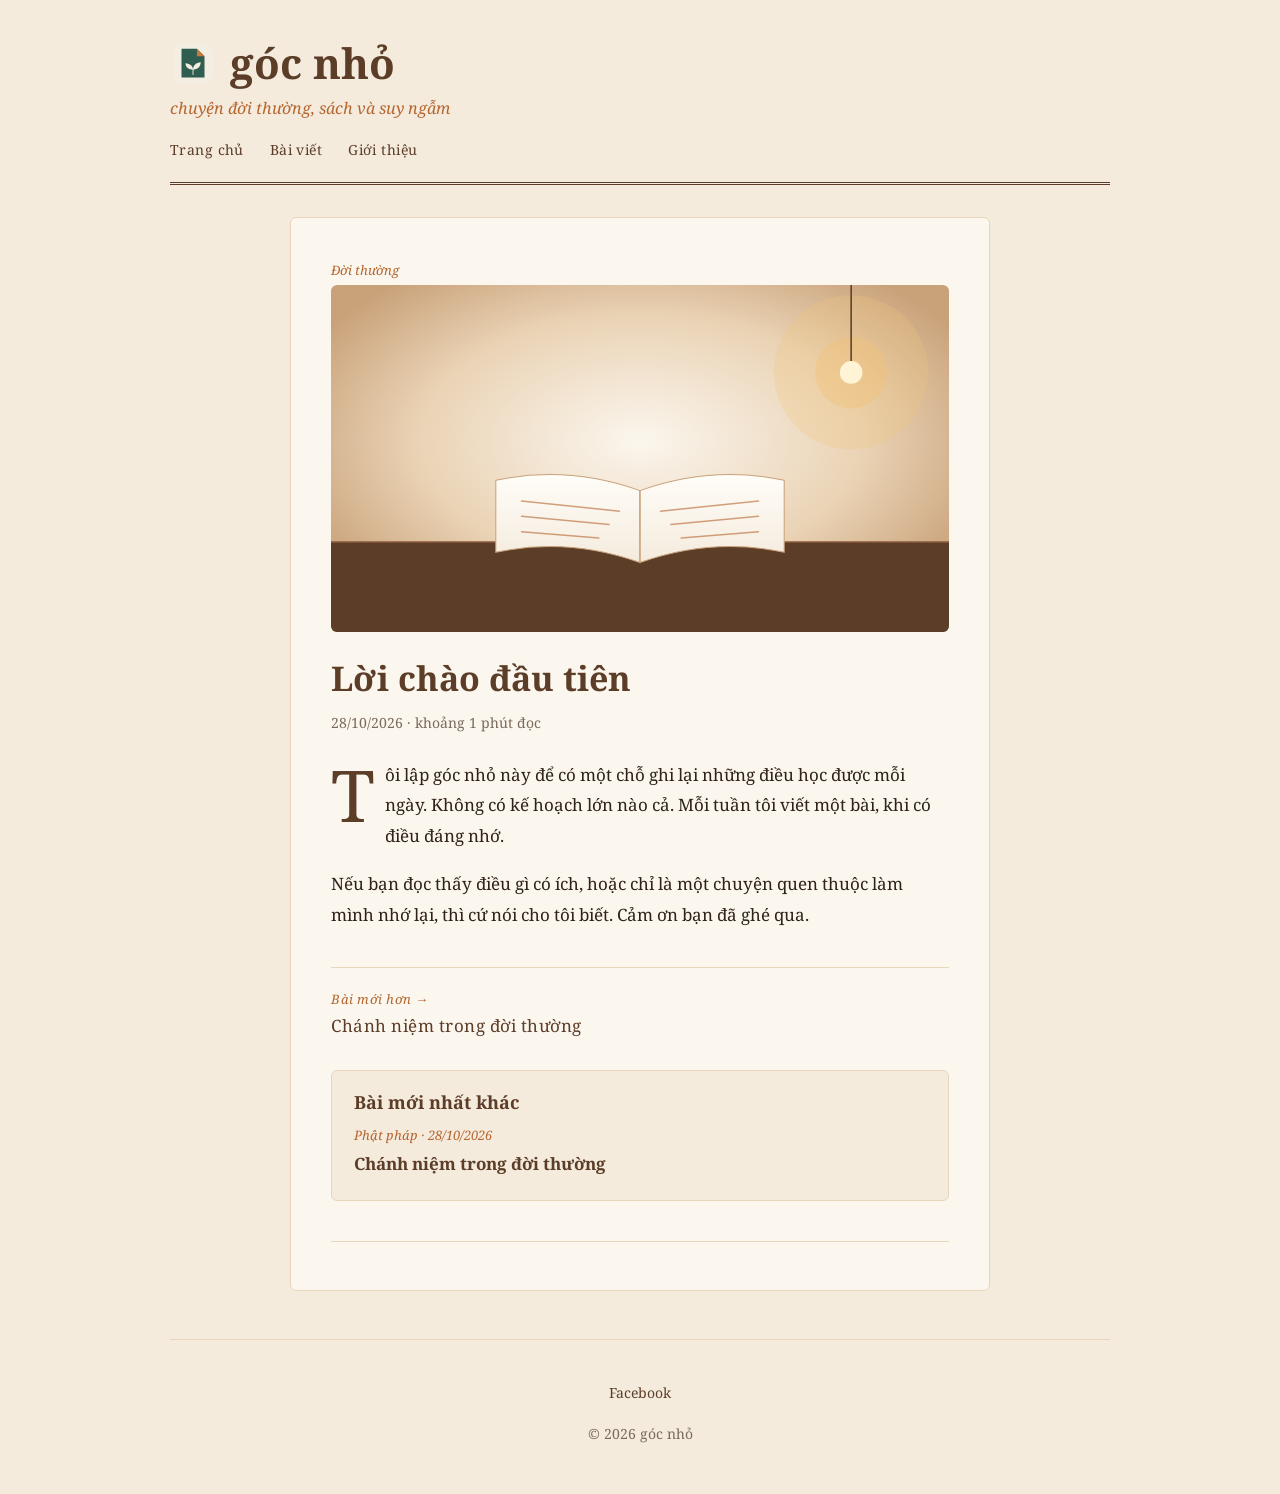
<file: bai-viet/loi-chao.html>
<!doctype html>
<html lang="vi">
<head>
<meta charset="utf-8">
<meta name="viewport" content="width=device-width, initial-scale=1">
<meta name="description" content="Lời chào đầu tiên: vì sao lập góc nhỏ và mong điều gì từ nó.">
<meta property="og:title" content="Lời chào đầu tiên · góc nhỏ">
<meta property="og:description" content="Vì sao lập một góc nhỏ và mong điều gì từ nó.">
<meta property="og:type" content="article">
<title>Lời chào đầu tiên · góc nhỏ</title>
<link rel="icon" href="../assets/icon.svg" type="image/svg+xml">
<link rel="preconnect" href="https://fonts.googleapis.com">
<link rel="preconnect" href="https://fonts.gstatic.com" crossorigin>
<link href="https://fonts.googleapis.com/css2?family=Noto+Serif:ital,wght@0,400;0,700;1,400&display=swap" rel="stylesheet">
<link rel="stylesheet" href="../assets/style.css">
</head>
<body>
<div class="khung">
  <header>
    <a class="thuong-hieu" href="../index.html">
      <img src="../assets/icon.svg" alt="">
      <span class="ten">góc nhỏ</span>
      <span class="phu">chuyện đời thường, sách và suy ngẫm</span>
    </a>
    <nav>
      <a href="../index.html">Trang chủ</a>
      <a href="../tat-ca-bai.html">Bài viết</a>
      <a href="../gioi-thieu.html">Giới thiệu</a>
    </nav>
  </header>

  <main>
    <span class="nhan">Đời thường</span>
    <img class="bia-bai" src="../assets/anh-bia/loi-chao.svg" alt="Mặt trời mọc sau đường chân trời, gợi buổi sáng bắt đầu">
    <h1>Lời chào đầu tiên</h1>
    <p class="ngay">28/10/2026 · khoảng 1 phút đọc</p>
    <article>
      <p>Tôi lập góc nhỏ này để có một chỗ ghi lại những điều học được mỗi ngày. Không có kế hoạch lớn nào cả. Mỗi tuần tôi viết một bài, khi có điều đáng nhớ.</p>
      <p>Nếu bạn đọc thấy điều gì có ích, hoặc chỉ là một chuyện quen thuộc làm mình nhớ lại, thì cứ nói cho tôi biết. Cảm ơn bạn đã ghé qua.</p>
    </article>

    <nav class="dieu-huong" aria-label="Bài viết liên quan">
      <a href="chanh-niem-trong-doi-thuong.html"><span>Bài mới hơn →</span>Chánh niệm trong đời thường</a>
    </nav>

    <section class="moi-nhat">
      <h2>Bài mới nhất khác</h2>
      <a href="chanh-niem-trong-doi-thuong.html">
        <span class="nhan">Phật pháp · 28/10/2026</span>
        <strong>Chánh niệm trong đời thường</strong>
      </a>
    </section>

    <div class="binh-luan">
      <!-- Chỗ bình luận Facebook sẽ thêm sau khi anh có mã ứng dụng Facebook. -->
    </div>
  </main>

  <footer>
    <a href="https://www.facebook.com/share/1CegkEcJA9/" target="_blank" rel="noopener">Facebook</a>
    <p>© 2026 góc nhỏ</p>
  </footer>
</div>
</body>
</html>
</file>
<file: assets/style.css>
/* góc nhỏ · giao diện Mẫu H "Gỗ ấm" */

:root {
  --nen: #F4EBDD;
  --go: #5C3D28;
  --go-nhat: #E8D6BC;
  --cam: #B5652E;
  --chu: #2E2219;
  --nhe: #7A6A5B;
  --trang: #FBF6EE;
}

* { box-sizing: border-box; }

body {
  margin: 0;
  background: var(--nen);
  color: var(--chu);
  font-family: 'Noto Serif', Georgia, 'Times New Roman', serif;
  font-size: 17px;
  line-height: 1.8;
}

.khung {
  max-width: 980px;
  margin: 0 auto;
  padding: 0 20px;
}

/* Đầu trang: logo, tên, nhãn và đường kẻ đôi kiểu sách cũ */
header {
  padding: 40px 0 20px;
  border-bottom: 3px double var(--go);
}

.thuong-hieu {
  display: flex;
  flex-wrap: wrap;
  align-items: center;
  column-gap: 14px;
  color: var(--go);
  text-decoration: none;
}
.thuong-hieu img { width: 46px; height: 46px; display: block; }
.thuong-hieu .ten { font-size: 42px; font-weight: 700; line-height: 1; }
.thuong-hieu .phu {
  flex-basis: 100%;
  margin-top: 8px;
  font-size: 16px;
  font-style: italic;
  color: var(--cam);
}

nav {
  padding: 14px 0 0;
  font-size: 14px;
}
nav a {
  margin-right: 22px;
  color: var(--go);
  text-decoration: none;
  letter-spacing: 0.03em;
}
nav a:hover { text-decoration: underline; }

/* Trang bài viết và giới thiệu: khung giấy, cỡ chữ đọc thoải mái */
main:not(.trang-chu) {
  max-width: 700px;
  margin: 32px auto 0;
  padding: 36px 40px 28px;
  background: var(--trang);
  border: 1px solid var(--go-nhat);
  border-radius: 6px;
}

h1 {
  font-size: 34px;
  line-height: 1.3;
  color: var(--go);
  margin: 10px 0 10px;
}
h2 { font-size: 23px; line-height: 1.3; color: var(--go); margin: 30px 0 10px; }
h3 { font-size: 19px; margin: 22px 0 6px; }

/* Nhãn chuyên mục: chữ nghiêng màu cam */
.nhan {
  display: inline-block;
  font-size: 13px;
  font-style: italic;
  color: var(--cam);
}

.ngay {
  font-size: 14px;
  color: var(--nhe);
  margin: 4px 0 24px;
}

article p { margin: 0 0 18px; }

/* Chữ cái đầu đoạn mở bài */
article > p:first-child::first-letter {
  float: left;
  font-size: 4.2em;
  line-height: 0.8;
  padding: 6px 10px 0 0;
  color: var(--go);
}

article ul { padding-left: 22px; margin: 0 0 18px; }
article li { margin-bottom: 8px; }

.nguon {
  margin-top: 30px;
  padding-top: 16px;
  border-top: 1px solid var(--go-nhat);
  font-size: 15px;
  color: var(--nhe);
}

/* Trang chủ: khối hero màu gỗ và lưới bài */
.hero {
  background: var(--go);
  color: #F7EEDF;
  border-radius: 6px;
  padding: 56px 44px;
  margin: 28px 0 44px;
}
.hero-chu h1 { color: #F7EEDF; font-size: 40px; line-height: 1.2; margin: 0 0 14px; }
.hero-chu p { margin: 0; font-size: 17px; opacity: 0.92; max-width: 560px; }

.luoi {
  display: grid;
  grid-template-columns: 1fr;
  gap: 22px;
  margin-bottom: 48px;
}

/* Màn hình rộng: hai cột đều */
@media (min-width: 640px) {
  .luoi { grid-template-columns: repeat(2, 1fr); }
}

.the {
  display: block;
  background: var(--trang);
  border: 1px solid var(--go-nhat);
  border-radius: 6px;
  padding: 0 0 26px;
  overflow: hidden;
  text-decoration: none;
  color: inherit;
}
.the:hover { border-color: var(--cam); }
.the h2 { font-size: 23px; margin: 10px 26px 10px; line-height: 1.3; }
.the .nhan { margin: 0 26px; }
.the p { margin: 0 26px; font-size: 15px; color: var(--nhe); }

/* Ô ảnh bìa: khối màu tạm, thay bằng ảnh thật khi có */
.anh { height: 180px; background-size: cover; background-position: center; }
.anh.a { background-image: url("anh-bia/loi-chao.svg"); }
.anh.b { background-image: url("anh-bia/chanh-niem-moi.svg"); }
.anh.c { background-image: url("anh-bia/can-bang.svg"); }

.noi-dung { padding-top: 22px; }

.binh-luan {
  margin-top: 40px;
  padding-top: 20px;
  border-top: 1px solid var(--go-nhat);
  color: var(--nhe);
  font-size: 16px;
}

footer {
  text-align: center;
  color: var(--nhe);
  font-size: 14px;
  padding: 40px 0 48px;
  border-top: 1px solid var(--go-nhat);
  margin-top: 48px;
}
footer a {
  color: var(--go);
  text-decoration: none;
  margin-bottom: 10px;
  display: inline-block;
}
footer a:hover { text-decoration: underline; }
footer p { margin: 6px 0 0; }

/* Trang Tất cả bài viết */
.ds-bai { list-style: none; padding: 0; margin: 0; }
.ds-bai li {
  padding: 22px 0;
  border-bottom: 1px solid var(--go-nhat);
}
.ds-bai li:last-child { border-bottom: none; }
.ds-bai a { color: var(--go); text-decoration: none; font-size: 20px; }
.ds-bai a:hover strong { text-decoration: underline; }
.ds-bai p { margin: 6px 0 0; font-size: 15px; color: var(--nhe); }
.ds-bai .nhan { display: block; margin-bottom: 4px; }

/* Ảnh bìa đầu bài viết */
.bia-bai {
  display: block;
  width: 100%;
  height: auto;
  border-radius: 6px;
  margin: 0 0 24px;
}

/* Dòng ghi chú về việc dùng AI */
.ghi-chu-ai {
  margin-top: 28px;
  padding-top: 14px;
  border-top: 1px solid var(--go-nhat);
  font-size: 14px;
  font-style: italic;
  color: var(--nhe);
}

/* Trang Giới thiệu: khung ảnh chân dung, tự ẩn nếu chưa có ảnh */
.chan-dung {
  margin: 20px 0 8px;
  text-align: center;
}
.chan-dung img {
  width: 180px;
  height: 180px;
  object-fit: cover;
  object-position: 50% 22%;
  border-radius: 50%;
  border: 4px solid var(--go-nhat);
}

/* Bài viết: nút bài trước / bài sau */
.dieu-huong {
  display: flex;
  justify-content: space-between;
  gap: 16px;
  margin-top: 36px;
  padding-top: 20px;
  border-top: 1px solid var(--go-nhat);
}
.dieu-huong a {
  color: var(--go);
  text-decoration: none;
  font-size: 17px;
  max-width: 48%;
}
.dieu-huong a span {
  display: block;
  font-size: 13px;
  font-style: italic;
  color: var(--cam);
}
.dieu-huong a:hover { text-decoration: underline; }

/* Bài viết: khối bài mới nhất khác */
.moi-nhat {
  margin-top: 28px;
  padding: 20px 22px;
  background: var(--nen);
  border: 1px solid var(--go-nhat);
  border-radius: 6px;
}
.moi-nhat h2 { font-size: 18px; margin: 0 0 10px; }
.moi-nhat a { display: block; color: var(--go); text-decoration: none; }
.moi-nhat a:hover strong { text-decoration: underline; }
.moi-nhat .nhan { display: block; margin-bottom: 2px; }

/* Màn hình hẹp */
@media (max-width: 640px) {
  body { font-size: 16px; }
  .khung { padding: 0 16px; }
  .thuong-hieu .ten { font-size: 34px; }
  .hero { padding: 36px 24px; }
  .hero-chu h1 { font-size: 30px; }
  h1 { font-size: 28px; }
  main:not(.trang-chu) { padding: 26px 22px 22px; }
}
</file>
